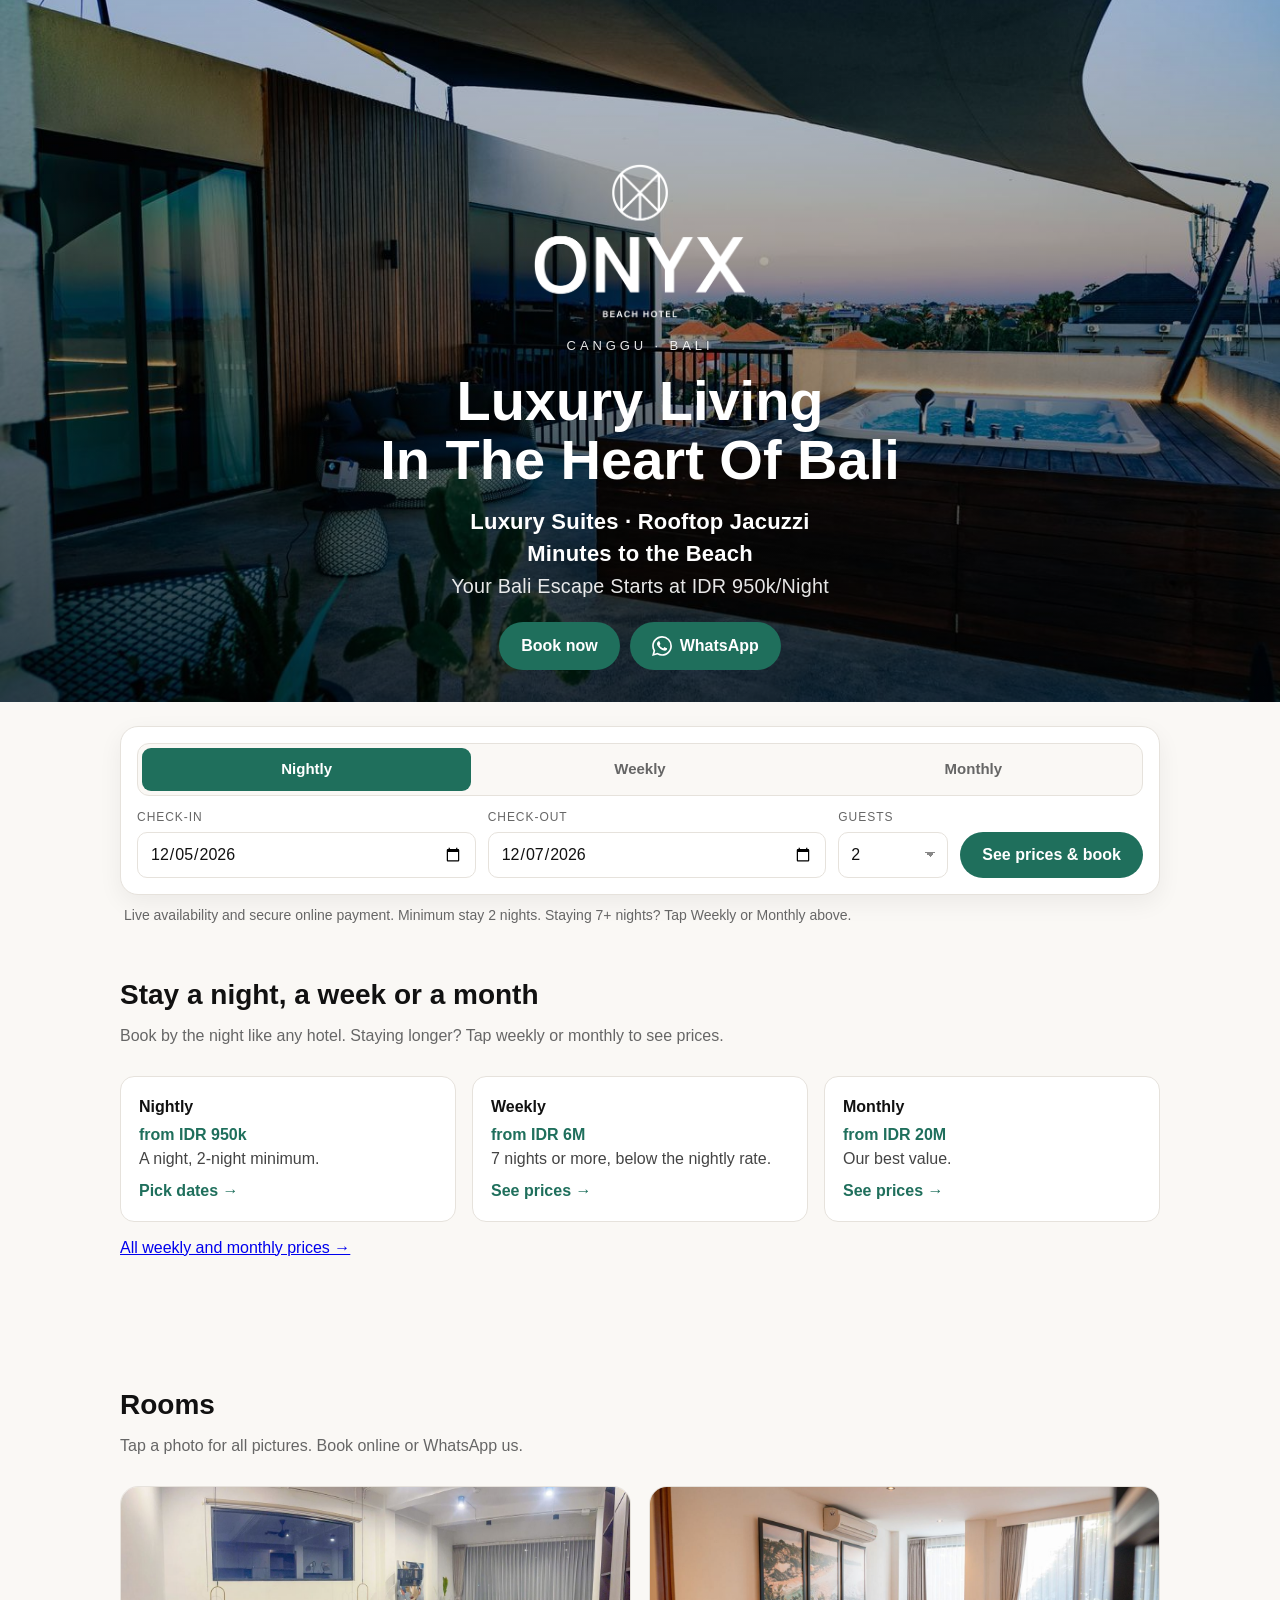
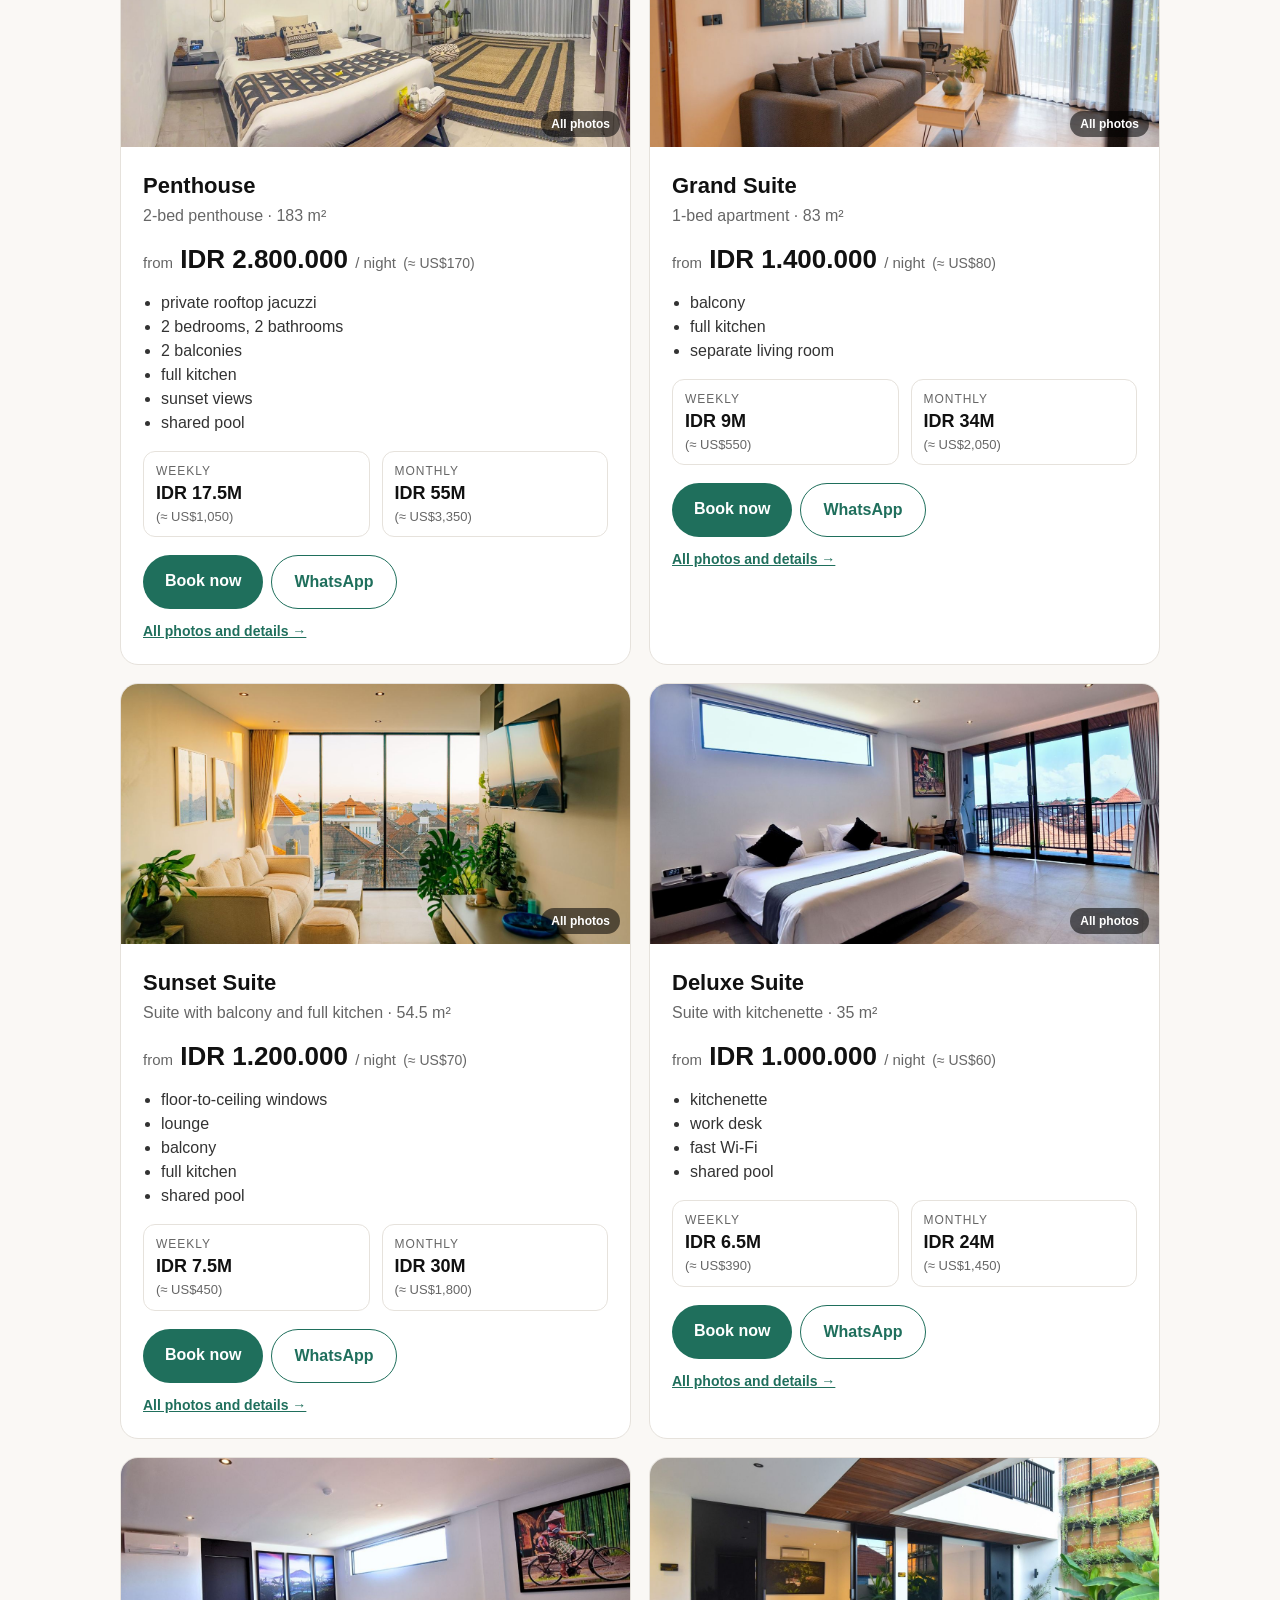
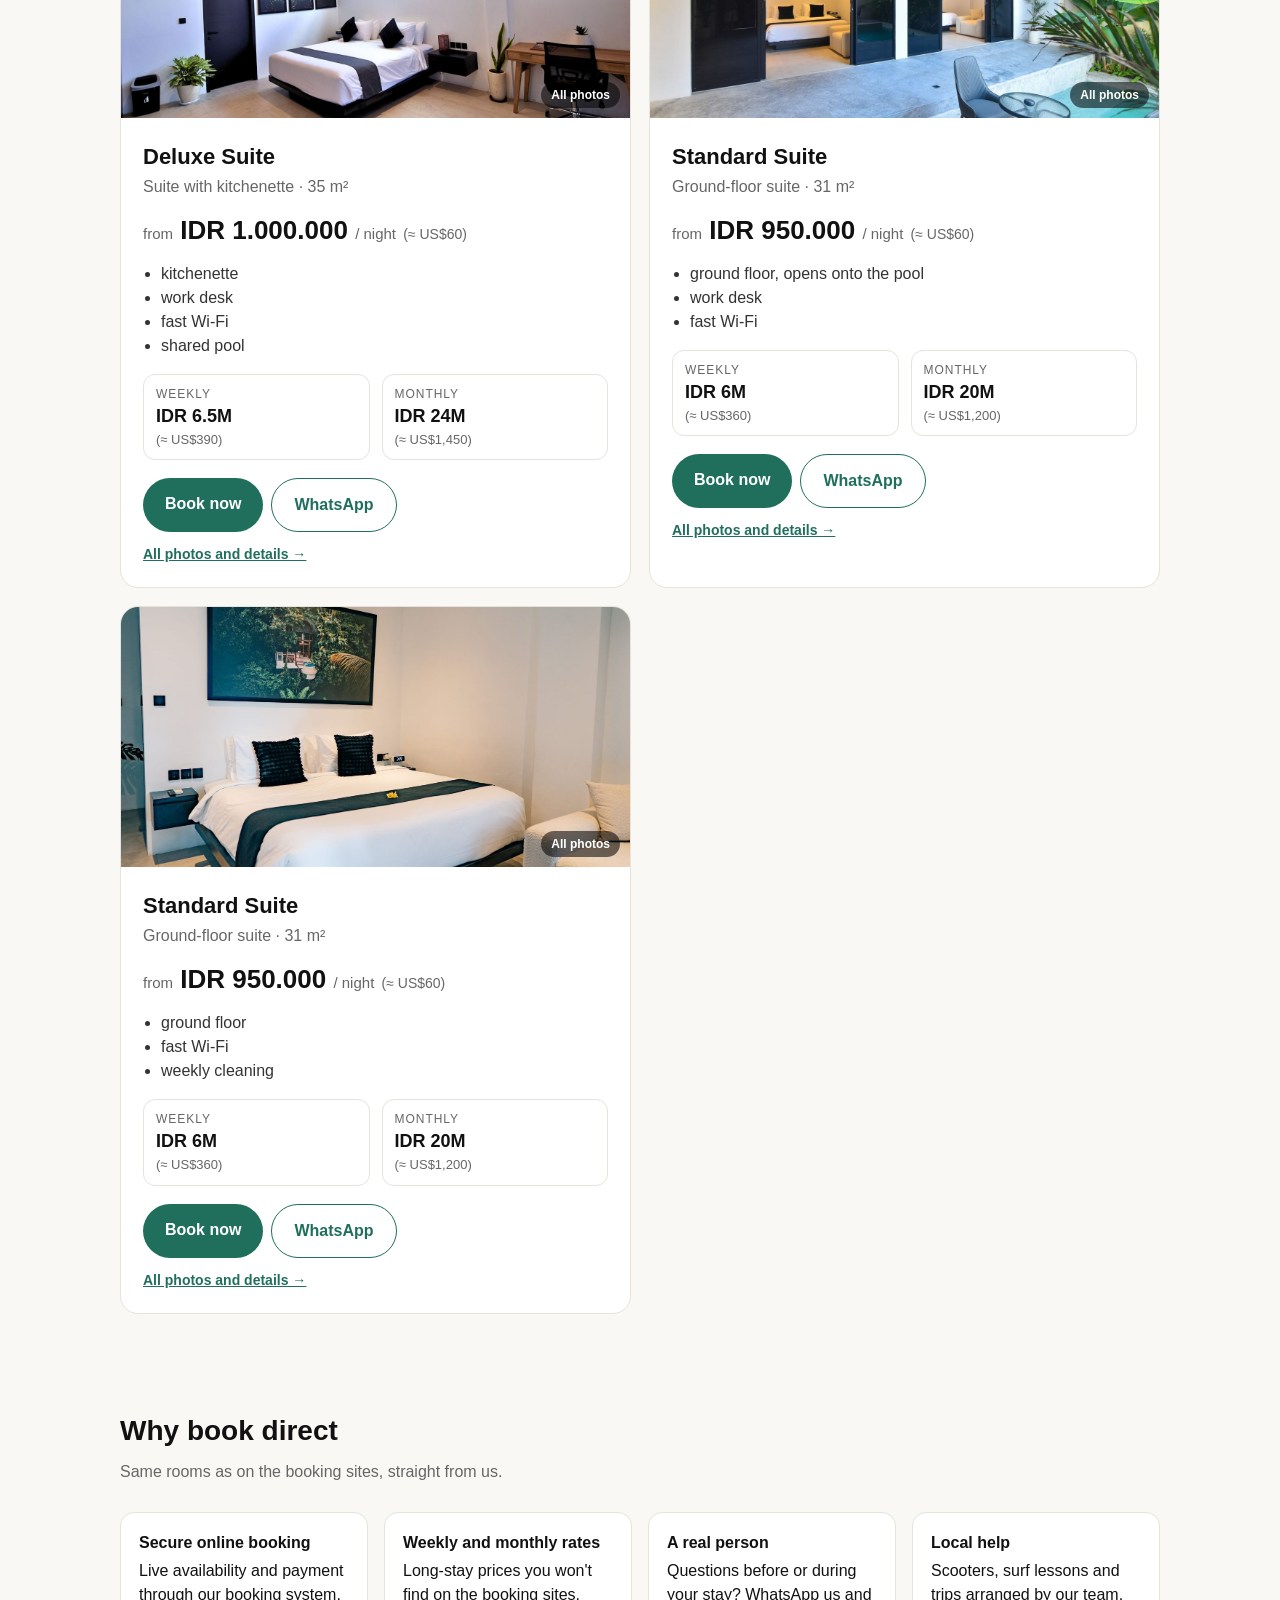
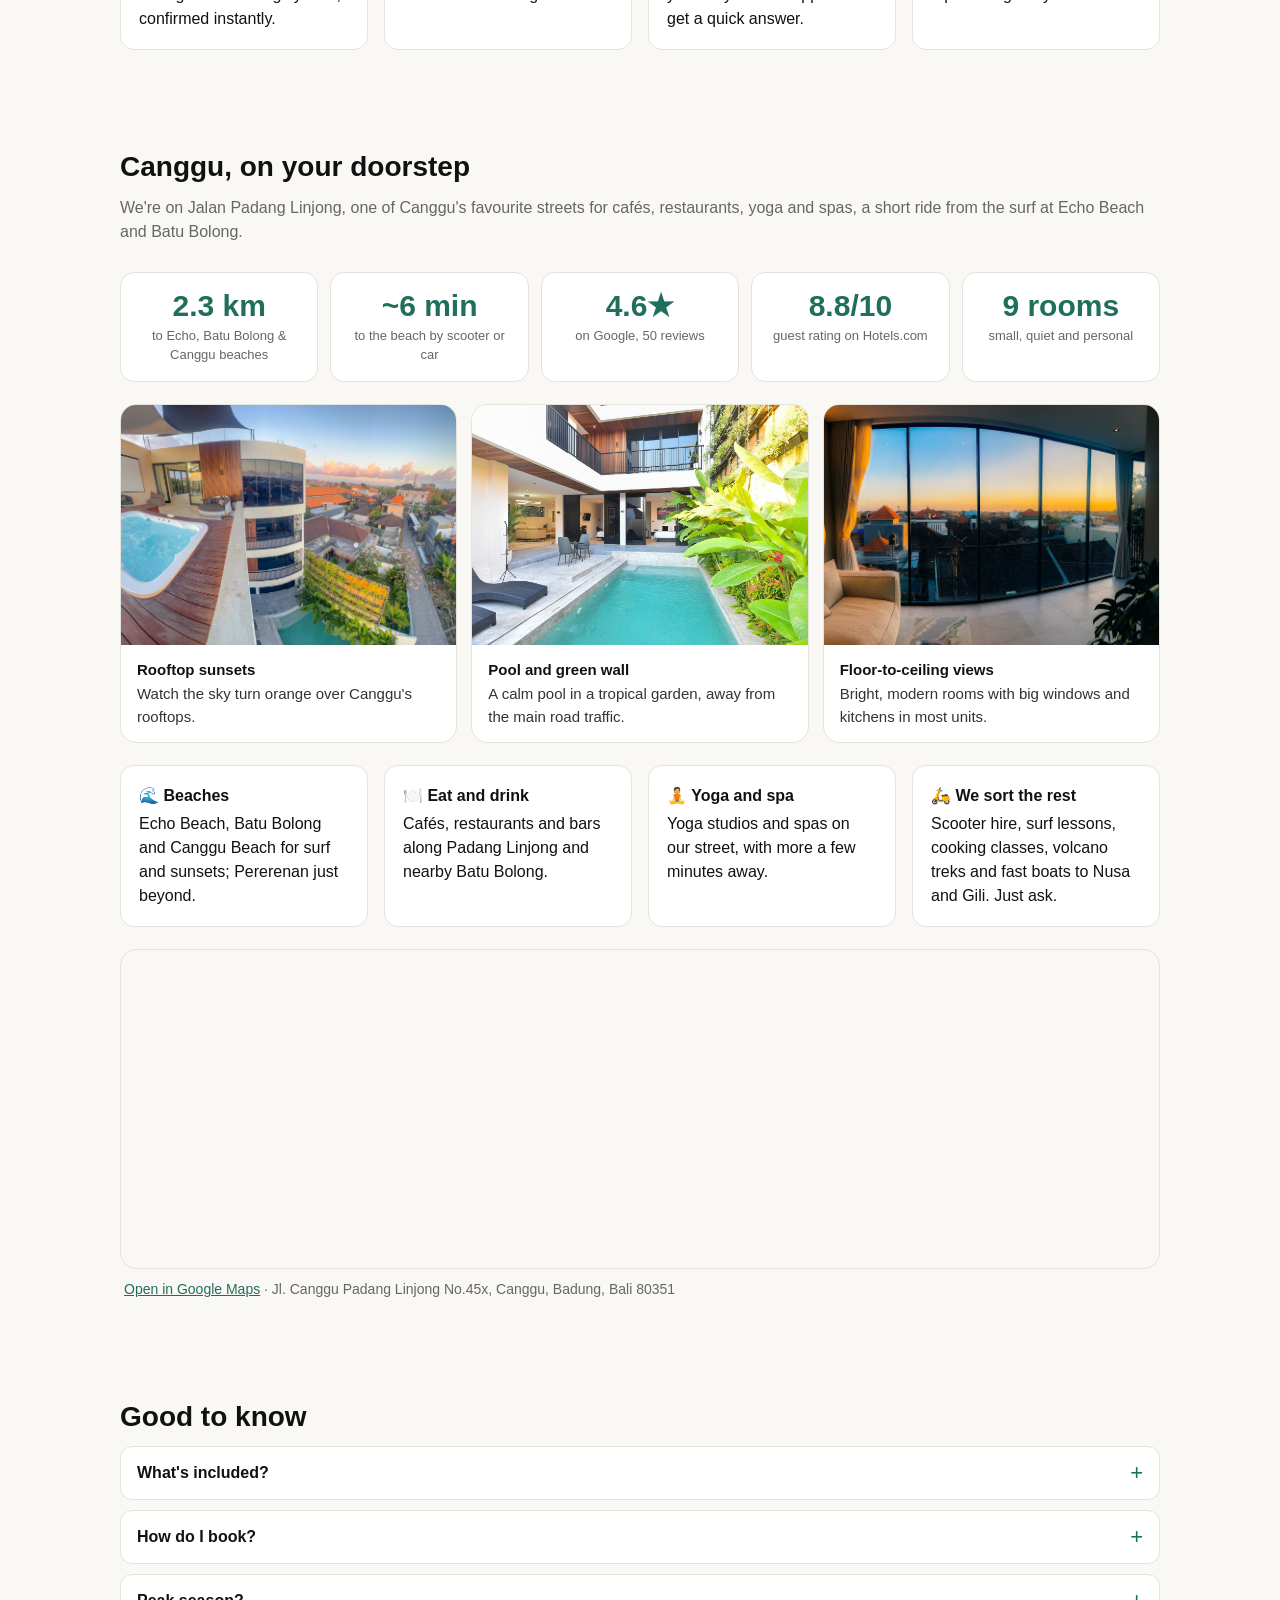
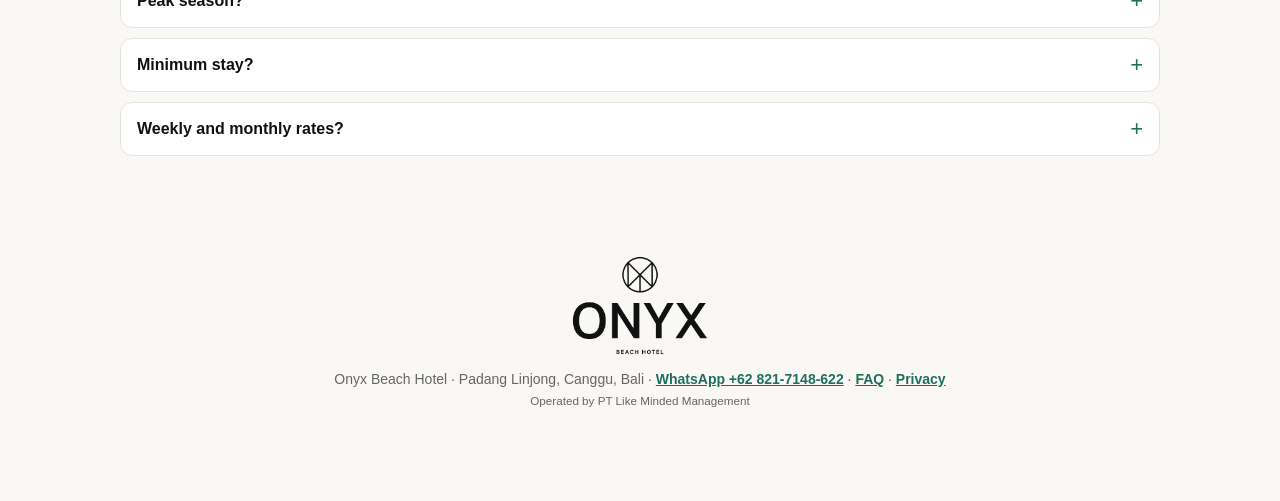
<file: index.html>
<!doctype html>
<html lang="en">
<head>
<meta charset="utf-8">
<meta name="viewport" content="width=device-width, initial-scale=1">
<title>Onyx Beach Hotel Canggu | Luxury Hotel · Nightly, Weekly &amp; Monthly Stays</title>
<meta name="description" content="Luxury hotel in Canggu, Bali. Suites and a rooftop penthouse around a pool, a few minutes from Echo Beach. From IDR 950k a night; weekly and monthly rates available. Book direct on WhatsApp.">
<meta property="og:title" content="Onyx Beach Hotel, Canggu: luxury suites and a rooftop penthouse">
<meta property="og:description" content="From IDR 950k a night. Weekly and monthly rates available. Book direct on WhatsApp.">
<meta property="og:image" content="https://onyxbeachhotel.com/img/hero.jpg">
<meta property="og:url" content="https://onyxbeachhotel.com/">
<link rel="canonical" href="https://onyxbeachhotel.com/">
<link rel="icon" type="image/png" href="img/favicon-64.png">
<link rel="apple-touch-icon" href="img/apple-touch-icon.png">
<meta name="theme-color" content="#000000">
<script async src="https://www.googletagmanager.com/gtag/js?id=G-45E932V824"></script>
<script>window.dataLayer=window.dataLayer||[];function gtag(){dataLayer.push(arguments)}gtag('js',new Date());gtag('config','G-45E932V824');
document.addEventListener('click',function(e){var a=e.target.closest&&e.target.closest('a');if(!a)return;var h=a.href||'';
var ev=/cloudbeds\.com\/.*reservation/.test(h)?'book_now':/wa\.me\//.test(h)?'whatsapp_click':/workers\.dev\/book/.test(h)?'book_page':null;
if(ev)gtag('event',ev,{link_url:h,page:location.pathname});});</script>
<script type="application/ld+json">{"@context": "https://schema.org", "@type": "Hotel", "name": "Onyx Beach Hotel", "description": "Luxury hotel in Padang Linjong, Canggu, Bali. Nightly stays, plus weekly and monthly rates.", "address": {"@type": "PostalAddress", "streetAddress": "Jl. Canggu Padang Linjong No.45x", "addressLocality": "Canggu", "addressRegion": "Bali", "postalCode": "80351", "addressCountry": "ID"}, "url": "https://onyxbeachhotel.com", "telephone": "+6281215627299", "image": "https://onyxbeachhotel.com/img/hero.jpg", "numberOfRooms": 7, "checkinTime": "15:00", "checkoutTime": "11:00", "petsAllowed": false, "contactPoint": {"@type": "ContactPoint", "telephone": "+628217148622", "contactType": "reservations", "availableLanguage": ["English", "Indonesian"]}, "amenityFeature": [{"@type": "LocationFeatureSpecification", "name": "Swimming pool", "value": true}, {"@type": "LocationFeatureSpecification", "name": "Free Wi-Fi", "value": true}, {"@type": "LocationFeatureSpecification", "name": "Kitchen", "value": true}, {"@type": "LocationFeatureSpecification", "name": "Air conditioning", "value": true}, {"@type": "LocationFeatureSpecification", "name": "Hot water", "value": true}, {"@type": "LocationFeatureSpecification", "name": "Housekeeping", "value": true}, {"@type": "LocationFeatureSpecification", "name": "24-hour security", "value": true}, {"@type": "LocationFeatureSpecification", "name": "Luggage storage", "value": true}, {"@type": "LocationFeatureSpecification", "name": "Airport transfer", "value": true}], "priceRange": "From IDR 950.000 per night"}</script>
<style>
:root{--ink:#111;--muted:#666;--line:#e6e2dc;--bg:#faf8f5;--card:#fff;--accent:#1f6f5c;--accent-ink:#fff}
*{box-sizing:border-box}body{margin:0;font-family:-apple-system,BlinkMacSystemFont,"Segoe UI",Roboto,sans-serif;color:var(--ink);background:var(--bg);line-height:1.5}
img{display:block;width:100%;height:100%;object-fit:cover}
.hero{position:relative;height:78vh;min-height:460px;color:#fff}
.hero img{position:absolute;inset:0}.hero::after{content:"";position:absolute;inset:0;background:linear-gradient(180deg,rgba(0,0,0,.15),rgba(0,0,0,.6))}
.hero .in{position:absolute;z-index:1;left:0;right:0;bottom:0;padding:32px 20px;max-width:1080px;margin:0 auto}
.hero .in img.logo{position:static;width:min(220px,46vw);height:auto;display:block;margin:0 auto 14px;object-fit:contain}
.hero .in{text-align:center}.hero p.tag{font-size:clamp(18px,2.4vw,22px);font-weight:600;letter-spacing:.01em;line-height:1.45}.hero p.tag .from{font-weight:400;opacity:.9;font-size:.9em}.hero p{margin-left:auto!important;margin-right:auto!important}.hbtns{justify-content:center}
.brand{letter-spacing:.3em;font-size:13px;text-transform:uppercase;opacity:.9}
h1{font-size:clamp(32px,6vw,56px);line-height:1.05;margin:.3em 0}
.hero p{font-size:18px;max-width:560px;margin:0 0 20px}
.btn{display:inline-block;background:var(--accent);color:var(--accent-ink);text-decoration:none;padding:14px 22px;border-radius:999px;font-weight:600}
.search{padding-top:24px;padding-bottom:0}
.bk{display:grid;grid-template-columns:1fr 1fr 110px auto;gap:12px;align-items:end;background:var(--card);border:1px solid var(--line);border-radius:18px;padding:16px;box-shadow:0 8px 24px rgba(0,0,0,.06)}
.bk label{display:flex;flex-direction:column;font-size:12px;text-transform:uppercase;letter-spacing:.08em;color:var(--muted);gap:6px}
.bk input,.bk select{font:inherit;font-size:16px;color:var(--ink);padding:10px 12px;border:1px solid var(--line);border-radius:10px;background:#fff;min-height:46px;width:100%}
.bk .btn{border:0;font-size:16px;cursor:pointer;min-height:46px}
.bk .stay{grid-column:1/-1;display:grid;grid-template-columns:repeat(3,1fr);gap:4px;background:var(--bg,#f4f1ec);border:1px solid var(--line);border-radius:12px;padding:4px}
.bk .stay button{font:inherit;font-size:15px;font-weight:600;border:0;border-radius:9px;padding:10px 4px;background:transparent;color:var(--muted);cursor:pointer;min-height:42px}
.bk .stay button[aria-selected=true]{background:var(--accent,#2f6f57);color:#fff}
.bk label[hidden]{display:none}
.float{transition:opacity .2s}
[data-pick]{cursor:pointer;transition:border-color .15s,transform .15s}
[data-pick]:hover,[data-pick]:focus-visible{border-color:var(--accent,#2f6f57);transform:translateY(-1px)}
[data-pick] .go{display:block;margin-top:8px;font-weight:600;color:var(--accent,#2f6f57)}
.note{color:var(--muted);font-size:14px;margin:10px 4px 0}.note a{color:var(--accent)}
.bk input,.bk select{min-width:0;max-width:100%;height:46px;-webkit-appearance:none;appearance:none}.bk select{background-image:linear-gradient(45deg,transparent 50%,#888 50%),linear-gradient(135deg,#888 50%,transparent 50%);background-position:calc(100% - 17px) 50%,calc(100% - 12px) 50%;background-size:5px 5px;background-repeat:no-repeat;padding-right:28px}
.bk input::-webkit-date-and-time-value{text-align:left}.bk label{min-width:0}
.gallery{position:relative;text-decoration:none}.gallery .ph{position:absolute;right:10px;bottom:10px;background:rgba(0,0,0,.55);color:#fff;font-size:12px;font-weight:600;padding:4px 10px;border-radius:999px;pointer-events:none}
@media (max-width:760px){.bk{grid-template-columns:repeat(6,minmax(0,1fr));align-items:end}.bk .stay{grid-column:1/-1}.bk label{grid-column:span 3}.bk label.g{grid-column:span 2}.bk .btn{grid-column:span 4}}
.stats{display:grid;grid-template-columns:repeat(5,1fr);gap:12px;margin:0 0 22px}
.stats div{background:var(--card);border:1px solid var(--line);border-radius:14px;padding:16px;text-align:center}
.stats b{display:block;font-size:clamp(22px,4vw,30px);color:var(--accent);line-height:1.1}.stats span{display:block;font-size:13px;color:var(--muted);margin-top:4px}
.tiles{display:grid;grid-template-columns:repeat(3,1fr);gap:14px;margin:0 0 22px}
.tiles figure{margin:0;background:var(--card);border:1px solid var(--line);border-radius:16px;overflow:hidden}
.tiles img{height:240px}.tiles figcaption{padding:14px 16px;color:#333;font-size:15px}.tiles b{display:block;color:var(--ink);margin-bottom:2px}
.map{margin-top:22px;border-radius:16px;overflow:hidden;border:1px solid var(--line);height:320px}.map iframe{border:0;width:100%;height:100%}
.place .why{margin-top:0}
@media (max-width:760px){.stats{grid-template-columns:repeat(2,1fr)}.stats div:last-child{grid-column:1/-1}.tiles{grid-template-columns:1fr}.tiles img{height:220px}.map{height:260px}}
.btn.alt{background:#fff;color:var(--accent);border:1px solid var(--accent)}
.btn.ghost{background:rgba(255,255,255,.15);border:1px solid rgba(255,255,255,.6);margin-left:8px}
.hbtns{display:flex;gap:10px;flex-wrap:wrap;align-items:stretch}.hbtns .btn{margin:0;display:inline-flex;align-items:center;justify-content:center;gap:8px;line-height:1.2}
.btn.wa{background:var(--accent);color:#fff}.btn.wa svg{width:20px;height:20px}
.wafab{position:fixed;right:16px;bottom:calc(78px + env(safe-area-inset-bottom));z-index:9;width:56px;height:56px;border-radius:50%;background:var(--accent);color:#fff;display:flex;align-items:center;justify-content:center;box-shadow:0 6px 20px rgba(0,0,0,.25);transition:opacity .2s}.wafab svg{width:30px;height:30px}@media (max-width:640px){.wafab{width:52px;height:52px;bottom:calc(72px + env(safe-area-inset-bottom))}}
section{max-width:1080px;margin:0 auto;padding:48px 20px}
h2{font-size:28px;margin:0 0 8px}.lead{color:var(--muted);margin:0 0 28px}
.why{display:grid;grid-template-columns:repeat(auto-fit,minmax(220px,1fr));gap:16px}
.why div{background:var(--card);border:1px solid var(--line);border-radius:14px;padding:18px}
.why b{display:block;margin-bottom:4px}
.units{display:grid;gap:22px}
.unit{background:var(--card);border:1px solid var(--line);border-radius:18px;overflow:hidden;display:grid;grid-template-columns:1fr;grid-template-rows:auto 1fr}
@media (min-width:761px){.units{grid-template-columns:1fr 1fr;gap:18px}.unit .gallery{height:260px;min-height:0}}
.gallery{display:block;overflow:hidden;min-height:300px}.gallery img{width:100%;height:100%;object-fit:cover;display:block}
.gallery img{scroll-snap-align:start}
.unit .body{padding:22px}.unit h3{margin:0;font-size:22px}.meta{color:var(--muted);margin:2px 0 12px}
.more{margin:12px 0 0;font-size:14px}.more a{color:var(--accent);font-weight:600}
.feats{padding-left:18px;margin:0 0 16px;color:#333}
.night{margin:0 0 12px;font-size:clamp(22px,5.5vw,26px);font-weight:700}.night .from,.night .per{font-size:15px;font-weight:400;color:var(--muted)}.night .sub{display:inline;font-size:14px;font-weight:400}
.prices{display:grid;grid-template-columns:1fr 1fr;gap:12px;margin-bottom:18px}
.prices div{border:1px solid var(--line);border-radius:12px;padding:10px 12px}
.lbl{display:block;font-size:12px;text-transform:uppercase;letter-spacing:.08em;color:var(--muted)}
.amt{display:block;font-weight:700;font-size:clamp(15px,4.2vw,18px);white-space:nowrap}.sub{display:block;font-size:13px;color:var(--muted)}
.strip{display:grid;grid-template-columns:1fr 1fr;gap:12px}.strip img{border-radius:14px;height:260px}
details{background:var(--card);border:1px solid var(--line);border-radius:12px;padding:14px 16px;margin-bottom:10px}
summary{font-weight:600;cursor:pointer;list-style:none;display:flex;justify-content:space-between;align-items:center;gap:12px}summary::-webkit-details-marker{display:none}
summary::after{content:"+";font-size:22px;font-weight:400;color:var(--accent);line-height:1}details[open] summary::after{content:"−"}
footer a{color:var(--accent);font-weight:600}
footer{text-align:center;color:var(--muted);padding:40px 20px 90px;font-size:14px}
.float{position:fixed;right:16px;bottom:calc(16px + env(safe-area-inset-bottom));z-index:9;box-shadow:0 6px 20px rgba(0,0,0,.25)}@media (max-width:640px){.float{padding:10px 16px;font-size:15px}.float .fl-x{display:none}}
@media (max-width:760px){.unit{grid-template-columns:1fr}.gallery{min-height:240px}.btn.ghost{display:none}.strip img{height:180px}}
.acts{display:flex;gap:8px;flex-wrap:wrap}.acts .btn{margin:0;text-align:center}
#rates .why .p{display:block;font-weight:700;color:var(--accent)}#rates .why .d{display:block;color:#444}
.mb{display:none}
@media (max-width:760px){
section{padding:30px 16px}h2{font-size:23px;margin-bottom:4px}.lead{font-size:15px;margin:0 0 14px}
.dt{display:none}.mb{display:inline}
.hero{height:64svh;min-height:470px}.hero .in{padding:22px 16px}.hero p{font-size:16px;margin-bottom:14px}.hero .in img.logo{width:min(150px,38vw);margin-bottom:8px}h1{font-size:34px}
.search{padding-top:16px}.bk{padding:12px;gap:10px}
#rates .why{grid-template-columns:repeat(3,1fr);gap:8px}#rates .why div{padding:12px 10px;font-size:13.5px;text-align:center}#rates .why .d{display:none}#rates .why .go{margin-top:4px;font-size:13px}
.units{grid-auto-flow:column;grid-auto-columns:86%;overflow-x:auto;scroll-snap-type:x mandatory;gap:12px;margin:0 -16px;padding:0 16px 8px;-webkit-overflow-scrolling:touch;scrollbar-width:none}
.units::-webkit-scrollbar{display:none}.unit{scroll-snap-align:center;align-self:start}
.unit .gallery{min-height:0;height:210px;overflow:hidden}.unit .gallery img:not(:first-child){display:none}
.unit .body{padding:14px 16px 16px}.unit h3{font-size:20px}.meta{margin:0 0 8px;font-size:14px}
.night{font-size:20px;margin:0 0 10px}.night .sub{font-size:13px}
.feats{display:flex;flex-wrap:wrap;gap:5px;padding:0;margin:0 0 10px;list-style:none}.feats li{font-size:12px;line-height:1.3;background:var(--bg);border:1px solid var(--line);border-radius:999px;padding:3px 9px;color:#444}.feats li:nth-child(n+4){display:none}
.unit .more{display:none}#units{padding-bottom:14px}#units+section{padding-top:22px}
.prices{gap:8px;margin-bottom:12px}.prices div{padding:8px 10px}
.acts{flex-wrap:nowrap}.acts .btn{flex:1;padding:12px 8px}
.more{margin-top:10px}
.why{grid-template-columns:1fr 1fr;gap:8px}.why div{padding:12px;font-size:14px}
.stats{display:flex;overflow-x:auto;gap:8px;margin:0 -16px 14px;padding:0 16px 4px;scrollbar-width:none}.stats::-webkit-scrollbar{display:none}.stats div{flex:0 0 40%;padding:12px 8px}.stats div:last-child{grid-column:auto}
.tiles{display:grid;grid-auto-flow:column;grid-auto-columns:78%;grid-template-columns:none;overflow-x:auto;scroll-snap-type:x mandatory;gap:10px;margin:0 -16px 14px;padding:0 16px 4px;scrollbar-width:none}.tiles::-webkit-scrollbar{display:none}.tiles figure{scroll-snap-align:start}.tiles img{height:170px}.tiles figcaption{padding:10px 12px;font-size:14px}
.map{height:200px;margin-top:14px}
.tiles,.stats{scroll-padding:0 16px}.tiles figure:first-child,.stats div:first-child{margin-left:0}
.night .sub{display:block;margin-top:2px}
#rates .lead{display:none}
.place .lead{font-size:14.5px}
details{padding:12px 14px;margin-bottom:8px}details p{margin:8px 0 0}
footer{padding:28px 16px 90px}
}

</style>
</head>
<body>
<header class="hero">
  <img src="img/hero.jpg" alt="Penthouse jacuzzi terrace at Onyx Beach Hotel, Canggu">
  <div class="in">
    <img class="logo" src="img/onyx-logo-white.png" alt="Onyx Beach Hotel">
    <div class="brand">Canggu · Bali</div>
    <h1>Luxury Living<br>In The Heart Of Bali</h1>
    <p class="tag">Luxury Suites · Rooftop Jacuzzi<br>Minutes to the Beach<br><span class="from">Your Bali Escape Starts at IDR 950k/Night</span></p>
    <div class="hbtns"><a class="btn" href="https://us2.cloudbeds.com/en/reservation/o2FIu3?currency=idr">Book now</a><a class="btn wa" href="https://wa.me/628217148622?text=Hi%20Onyx%2C%20I%27d%20like%20to%20book%20a%20room.%20Check-in%3A%20%E2%80%A6%20Check-out%3A%20%E2%80%A6%20Guests%3A%20%E2%80%A6"><svg viewBox="0 0 24 24" width="22" height="22" aria-hidden="true" fill="currentColor"><path d="M17.472 14.382c-.297-.149-1.758-.867-2.03-.967-.273-.099-.471-.148-.67.15-.197.297-.767.966-.94 1.164-.173.199-.347.223-.644.075-.297-.15-1.255-.463-2.39-1.475-.883-.788-1.48-1.761-1.653-2.059-.173-.297-.018-.458.13-.606.134-.133.298-.347.446-.52.149-.174.198-.298.298-.497.099-.198.05-.371-.025-.52-.075-.149-.669-1.612-.916-2.207-.242-.579-.487-.5-.669-.51-.173-.008-.371-.01-.57-.01-.198 0-.52.074-.792.372-.272.297-1.04 1.016-1.04 2.479 0 1.462 1.065 2.875 1.213 3.074.149.198 2.096 3.2 5.077 4.487.709.306 1.262.489 1.694.625.712.227 1.36.195 1.871.118.571-.085 1.758-.719 2.006-1.413.248-.694.248-1.289.173-1.413-.074-.124-.272-.198-.57-.347m-5.421 7.403h-.004a9.87 9.87 0 01-5.031-1.378l-.361-.214-3.741.982.998-3.648-.235-.374a9.86 9.86 0 01-1.51-5.26c.001-5.45 4.436-9.884 9.888-9.884 2.64 0 5.122 1.03 6.988 2.898a9.825 9.825 0 012.893 6.994c-.003 5.45-4.437 9.884-9.885 9.884m8.413-18.297A11.815 11.815 0 0012.05 0C5.495 0 .16 5.335.157 11.892c0 2.096.547 4.142 1.588 5.945L.057 24l6.305-1.654a11.882 11.882 0 005.683 1.448h.005c6.554 0 11.89-5.335 11.893-11.893a11.821 11.821 0 00-3.48-8.413z"/></svg> WhatsApp</a></div>
  </div>
</header>

<section class="search" id="book">
  <form id="bk" class="bk">
    <div class="stay" role="tablist" aria-label="Length of stay">
      <button type="button" role="tab" data-m="night" aria-selected="true">Nightly</button>
      <button type="button" role="tab" data-m="week" aria-selected="false">Weekly</button>
      <button type="button" role="tab" data-m="month" aria-selected="false">Monthly</button>
    </div>
    <label>Check-in<input type="date" name="in" required></label>
    <label class="m-night">Check-out<input type="date" name="out" required></label>
    <label class="m-week" hidden>Weeks<select name="w"><option value="1">1 week</option><option value="2">2 weeks</option><option value="3">3 weeks</option></select></label>
    <label class="m-month" hidden>Months<select name="mo"><option value="1">1 month</option><option value="2">2 months</option><option value="3">3 months</option></select></label>
    <label class="g">Guests<select name="g"><option>1</option><option selected>2</option><option>3</option><option>4</option><option>5</option><option>6</option></select></label>
    <button class="btn" type="submit">See prices &amp; book</button>
  </form>
  <p class="note" id="bknote">Live availability and secure online payment. Minimum stay 2 nights. Staying 7+ nights? Tap Weekly or Monthly above.</p>
</section>
<script>
(function(){
  var f=document.getElementById('bk'), base="https://us2.cloudbeds.com/en/reservation/o2FIu3?currency=idr", mode='night';
  var direct='https://onyx-whatsapp.onyxbeachhotel.workers.dev/book';
  var notes={night:'Live availability and secure online payment. Minimum stay 2 nights. Staying 7+ nights? Tap Weekly or Monthly above.',
    week:'Weekly prices, about 10% below the nightly rate. Booked direct with us: no booking-site fees. We confirm on WhatsApp.',
    month:'Monthly prices from IDR 20M, our best value. Booked direct with us: no booking-site fees. Longer than 3 months? Tap Chat.'};
  function iso(d){return d.toISOString().slice(0,10)}
  function plus(v,n,unit){var d=new Date(v+'T12:00'); if(unit==='m') d.setMonth(d.getMonth()+n); else d.setDate(d.getDate()+n); return iso(d)}
  var t=new Date(Date.now()+8*3600e3); t.setUTCHours(12);
  f['in'].min=iso(t); f['in'].value=iso(t); f.out.min=plus(iso(t),2); f.out.value=plus(iso(t),2);
  f['in'].addEventListener('change',function(){
    var m=plus(f['in'].value,2); f.out.min=m; if(f.out.value<m) f.out.value=m;
  });
  function setMode(m){
    mode=m;
    [].forEach.call(f.querySelectorAll('.stay button'),function(b){b.setAttribute('aria-selected',b.getAttribute('data-m')===m?'true':'false')});
    f.querySelector('.m-night').hidden=m!=='night'; f.out.required=m==='night';
    f.querySelector('.m-week').hidden=m!=='week'; f.querySelector('.m-month').hidden=m!=='month';
    document.getElementById('bknote').textContent=notes[m];
  }
  [].forEach.call(f.querySelectorAll('.stay button'),function(b){b.addEventListener('click',function(){setMode(b.getAttribute('data-m'))})});
  function pick(e){
    var el=e.target.closest&&e.target.closest('[data-pick]'); if(!el||(e.type==='keydown'&&e.key!=='Enter'&&e.key!==' ')) return;
    e.preventDefault(); setMode(el.getAttribute('data-pick')); document.getElementById('book').scrollIntoView({behavior:'smooth',block:'start'});
  }
  document.addEventListener('click',pick); document.addEventListener('keydown',pick);
  if(location.hash==='#monthly') setMode('month'); else if(location.hash==='#weekly') setMode('week');
  f.addEventListener('submit',function(e){
    e.preventDefault();
    if(mode==='night'){
      var q='checkin='+f['in'].value+'&checkout='+f.out.value+'&adults='+f.g.value;
      location.href=base+(base.indexOf('?')<0?'?':'&')+q+'#'+q; return;
    }
    var out=mode==='week'?plus(f['in'].value,7*f.w.value):plus(f['in'].value,+f.mo.value,'m');
    location.href=direct+'?in='+f['in'].value+'&out='+out+'&adults='+Math.min(f.g.value,4)+'&stay='+mode+'&n='+(mode==='week'?f.w.value:f.mo.value);
  });
  // Keep the chat button off the booking box while it is on screen (phones).
  document.addEventListener('DOMContentLoaded',function(){
    var fl=document.querySelectorAll('.float,.wafab');
    if(fl.length&&'IntersectionObserver' in window) new IntersectionObserver(function(es){[].forEach.call(fl,function(x){x.style.opacity=es[0].isIntersecting?'0':'';x.style.pointerEvents=es[0].isIntersecting?'none':''})},{rootMargin:'-60% 0px 0px 0px'}).observe(f);
  });
})();
</script>

<section id="rates">
  <h2>Stay a night, a week or a month</h2>
  <p class="lead">Book by the night like any hotel. Staying longer? Tap weekly or monthly to see prices.</p>
  <div class="why">
    <div data-pick="night" role="button" tabindex="0"><b>Nightly</b><span class="p">from IDR 950k</span><span class="d">A night, 2-night minimum.</span><span class="go">Pick dates →</span></div>
    <div data-pick="week" role="button" tabindex="0"><b>Weekly</b><span class="p">from IDR 6M</span><span class="d">7 nights or more, below the nightly rate.</span><span class="go">See prices →</span></div>
    <div data-pick="month" role="button" tabindex="0"><b>Monthly</b><span class="p">from IDR 20M</span><span class="d">Our best value.</span><span class="go">See prices →</span></div>
  </div>
  <p class="lead" style="margin-top:14px"><a href="/long-stays/">All weekly and monthly prices →</a></p>
</section>

<section id="units">
  <h2>Rooms</h2>
  <p class="lead"><span class="dt">Tap a photo for all pictures. Book online or WhatsApp us.</span><span class="mb">Swipe for all 7 rooms →</span></p>
  <div class="units">
    <article class="unit" id="u401">
      <a class="gallery" href="/rooms/401/" aria-label="All photos of Penthouse"><img src="img/401.jpg" alt="Penthouse" loading="lazy"><span class="ph">All photos</span></a>
      <div class="body">
        <h3><a href="/rooms/401/" style="color:inherit;text-decoration:none">Penthouse</a></h3>
        <p class="meta">2-bed penthouse · 183&nbsp;m²</p>
        <p class="night"><span class="from">from</span> IDR 2.800.000 <span class="per">/ night</span> <span class="sub">(≈ US$170)</span></p>
        <ul class="feats"><li>private rooftop jacuzzi</li><li>2 bedrooms, 2 bathrooms</li><li>2 balconies</li><li>full kitchen</li><li>sunset views</li><li>shared pool</li></ul>
        <div class="prices">
          <div><span class="lbl">Weekly</span><span class="amt">IDR 17.5M</span><span class="sub">(≈ US$1,050)</span></div>
          <div><span class="lbl">Monthly</span><span class="amt">IDR 55M</span><span class="sub">(≈ US$3,350)</span></div>
        </div>
        <div class="acts"><a class="btn" href="https://us2.cloudbeds.com/en/reservation/o2FIu3?currency=idr">Book now</a><a class="btn alt" href="https://wa.me/628217148622?text=Hi%20Onyx%2C%20I%27d%20like%20to%20book%20Penthouse.%20Check-in%3A%20%E2%80%A6%20Check-out%3A%20%E2%80%A6%20Guests%3A%20%E2%80%A6">WhatsApp</a></div>
        <p class="more"><a href="/rooms/401/">All photos and details →</a></p>
      </div>
    </article>
    <article class="unit" id="u201">
      <a class="gallery" href="/rooms/201/" aria-label="All photos of Grand Suite"><img src="img/201-c.jpg" alt="Grand Suite" loading="lazy"><span class="ph">All photos</span></a>
      <div class="body">
        <h3><a href="/rooms/201/" style="color:inherit;text-decoration:none">Grand Suite</a></h3>
        <p class="meta">1-bed apartment · 83&nbsp;m²</p>
        <p class="night"><span class="from">from</span> IDR 1.400.000 <span class="per">/ night</span> <span class="sub">(≈ US$80)</span></p>
        <ul class="feats"><li>balcony</li><li>full kitchen</li><li>separate living room</li></ul>
        <div class="prices">
          <div><span class="lbl">Weekly</span><span class="amt">IDR 9M</span><span class="sub">(≈ US$550)</span></div>
          <div><span class="lbl">Monthly</span><span class="amt">IDR 34M</span><span class="sub">(≈ US$2,050)</span></div>
        </div>
        <div class="acts"><a class="btn" href="https://us2.cloudbeds.com/en/reservation/o2FIu3?currency=idr">Book now</a><a class="btn alt" href="https://wa.me/628217148622?text=Hi%20Onyx%2C%20I%27d%20like%20to%20book%20Grand%20Suite.%20Check-in%3A%20%E2%80%A6%20Check-out%3A%20%E2%80%A6%20Guests%3A%20%E2%80%A6">WhatsApp</a></div>
        <p class="more"><a href="/rooms/201/">All photos and details →</a></p>
      </div>
    </article>
    <article class="unit" id="u203">
      <a class="gallery" href="/rooms/203/" aria-label="All photos of Sunset Suite"><img src="img/203.jpg" alt="Sunset Suite" loading="lazy"><span class="ph">All photos</span></a>
      <div class="body">
        <h3><a href="/rooms/203/" style="color:inherit;text-decoration:none">Sunset Suite</a></h3>
        <p class="meta">Suite with balcony and full kitchen · 54.5&nbsp;m²</p>
        <p class="night"><span class="from">from</span> IDR 1.200.000 <span class="per">/ night</span> <span class="sub">(≈ US$70)</span></p>
        <ul class="feats"><li>floor-to-ceiling windows</li><li>lounge</li><li>balcony</li><li>full kitchen</li><li>shared pool</li></ul>
        <div class="prices">
          <div><span class="lbl">Weekly</span><span class="amt">IDR 7.5M</span><span class="sub">(≈ US$450)</span></div>
          <div><span class="lbl">Monthly</span><span class="amt">IDR 30M</span><span class="sub">(≈ US$1,800)</span></div>
        </div>
        <div class="acts"><a class="btn" href="https://us2.cloudbeds.com/en/reservation/o2FIu3?currency=idr">Book now</a><a class="btn alt" href="https://wa.me/628217148622?text=Hi%20Onyx%2C%20I%27d%20like%20to%20book%20Sunset%20Suite.%20Check-in%3A%20%E2%80%A6%20Check-out%3A%20%E2%80%A6%20Guests%3A%20%E2%80%A6">WhatsApp</a></div>
        <p class="more"><a href="/rooms/203/">All photos and details →</a></p>
      </div>
    </article>
    <article class="unit" id="u202">
      <a class="gallery" href="/rooms/202/" aria-label="All photos of Deluxe Suite"><img src="img/202-c.jpg" alt="Deluxe Suite" loading="lazy"><span class="ph">All photos</span></a>
      <div class="body">
        <h3><a href="/rooms/202/" style="color:inherit;text-decoration:none">Deluxe Suite</a></h3>
        <p class="meta">Suite with kitchenette · 35&nbsp;m²</p>
        <p class="night"><span class="from">from</span> IDR 1.000.000 <span class="per">/ night</span> <span class="sub">(≈ US$60)</span></p>
        <ul class="feats"><li>kitchenette</li><li>work desk</li><li>fast Wi-Fi</li><li>shared pool</li></ul>
        <div class="prices">
          <div><span class="lbl">Weekly</span><span class="amt">IDR 6.5M</span><span class="sub">(≈ US$390)</span></div>
          <div><span class="lbl">Monthly</span><span class="amt">IDR 24M</span><span class="sub">(≈ US$1,450)</span></div>
        </div>
        <div class="acts"><a class="btn" href="https://us2.cloudbeds.com/en/reservation/o2FIu3?currency=idr">Book now</a><a class="btn alt" href="https://wa.me/628217148622?text=Hi%20Onyx%2C%20I%27d%20like%20to%20book%20Deluxe%20Suite.%20Check-in%3A%20%E2%80%A6%20Check-out%3A%20%E2%80%A6%20Guests%3A%20%E2%80%A6">WhatsApp</a></div>
        <p class="more"><a href="/rooms/202/">All photos and details →</a></p>
      </div>
    </article>
    <article class="unit" id="u302">
      <a class="gallery" href="/rooms/302/" aria-label="All photos of Deluxe Suite"><img src="img/302-c.jpg" alt="Deluxe Suite" loading="lazy"><span class="ph">All photos</span></a>
      <div class="body">
        <h3><a href="/rooms/302/" style="color:inherit;text-decoration:none">Deluxe Suite</a></h3>
        <p class="meta">Suite with kitchenette · 35&nbsp;m²</p>
        <p class="night"><span class="from">from</span> IDR 1.000.000 <span class="per">/ night</span> <span class="sub">(≈ US$60)</span></p>
        <ul class="feats"><li>kitchenette</li><li>work desk</li><li>fast Wi-Fi</li><li>shared pool</li></ul>
        <div class="prices">
          <div><span class="lbl">Weekly</span><span class="amt">IDR 6.5M</span><span class="sub">(≈ US$390)</span></div>
          <div><span class="lbl">Monthly</span><span class="amt">IDR 24M</span><span class="sub">(≈ US$1,450)</span></div>
        </div>
        <div class="acts"><a class="btn" href="https://us2.cloudbeds.com/en/reservation/o2FIu3?currency=idr">Book now</a><a class="btn alt" href="https://wa.me/628217148622?text=Hi%20Onyx%2C%20I%27d%20like%20to%20book%20Deluxe%20Suite.%20Check-in%3A%20%E2%80%A6%20Check-out%3A%20%E2%80%A6%20Guests%3A%20%E2%80%A6">WhatsApp</a></div>
        <p class="more"><a href="/rooms/302/">All photos and details →</a></p>
      </div>
    </article>
    <article class="unit" id="u101">
      <a class="gallery" href="/rooms/101/" aria-label="All photos of Standard Suite"><img src="img/101-c.jpg" alt="Standard Suite" loading="lazy"><span class="ph">All photos</span></a>
      <div class="body">
        <h3><a href="/rooms/101/" style="color:inherit;text-decoration:none">Standard Suite</a></h3>
        <p class="meta">Ground-floor suite · 31&nbsp;m²</p>
        <p class="night"><span class="from">from</span> IDR 950.000 <span class="per">/ night</span> <span class="sub">(≈ US$60)</span></p>
        <ul class="feats"><li>ground floor, opens onto the pool</li><li>work desk</li><li>fast Wi-Fi</li></ul>
        <div class="prices">
          <div><span class="lbl">Weekly</span><span class="amt">IDR 6M</span><span class="sub">(≈ US$360)</span></div>
          <div><span class="lbl">Monthly</span><span class="amt">IDR 20M</span><span class="sub">(≈ US$1,200)</span></div>
        </div>
        <div class="acts"><a class="btn" href="https://us2.cloudbeds.com/en/reservation/o2FIu3?currency=idr">Book now</a><a class="btn alt" href="https://wa.me/628217148622?text=Hi%20Onyx%2C%20I%27d%20like%20to%20book%20Standard%20Suite.%20Check-in%3A%20%E2%80%A6%20Check-out%3A%20%E2%80%A6%20Guests%3A%20%E2%80%A6">WhatsApp</a></div>
        <p class="more"><a href="/rooms/101/">All photos and details →</a></p>
      </div>
    </article>
    <article class="unit" id="u102">
      <a class="gallery" href="/rooms/102/" aria-label="All photos of Standard Suite"><img src="img/102-c.jpg" alt="Standard Suite" loading="lazy"><span class="ph">All photos</span></a>
      <div class="body">
        <h3><a href="/rooms/102/" style="color:inherit;text-decoration:none">Standard Suite</a></h3>
        <p class="meta">Ground-floor suite · 31&nbsp;m²</p>
        <p class="night"><span class="from">from</span> IDR 950.000 <span class="per">/ night</span> <span class="sub">(≈ US$60)</span></p>
        <ul class="feats"><li>ground floor</li><li>fast Wi-Fi</li><li>weekly cleaning</li></ul>
        <div class="prices">
          <div><span class="lbl">Weekly</span><span class="amt">IDR 6M</span><span class="sub">(≈ US$360)</span></div>
          <div><span class="lbl">Monthly</span><span class="amt">IDR 20M</span><span class="sub">(≈ US$1,200)</span></div>
        </div>
        <div class="acts"><a class="btn" href="https://us2.cloudbeds.com/en/reservation/o2FIu3?currency=idr">Book now</a><a class="btn alt" href="https://wa.me/628217148622?text=Hi%20Onyx%2C%20I%27d%20like%20to%20book%20Standard%20Suite.%20Check-in%3A%20%E2%80%A6%20Check-out%3A%20%E2%80%A6%20Guests%3A%20%E2%80%A6">WhatsApp</a></div>
        <p class="more"><a href="/rooms/102/">All photos and details →</a></p>
      </div>
    </article>
  </div>
</section>

<section>
  <h2>Why book direct</h2>
  <p class="lead">Same rooms as on the booking sites, straight from us.</p>
  <div class="why">
    <div><b>Secure online booking</b>Live availability and payment through our booking system, confirmed instantly.</div>
    <div><b>Weekly and monthly rates</b>Long-stay prices you won't find on the booking sites.</div>
    <div><b>A real person</b>Questions before or during your stay? WhatsApp us and get a quick answer.</div>
    <div><b>Local help</b>Scooters, surf lessons and trips arranged by our team.</div>
  </div>
</section>

<section class="place">
  <h2>Canggu, on your doorstep</h2>
  <p class="lead">We're on Jalan Padang Linjong, one of Canggu's favourite streets for cafés, restaurants, yoga and spas, a short ride from the surf at Echo Beach and Batu Bolong.</p>
  <div class="stats">
    <div><b>2.3 km</b><span>to Echo, Batu Bolong &amp; Canggu beaches</span></div>
    <div><b>~6 min</b><span>to the beach by scooter or car</span></div>
    <div><b>4.6★</b><span>on Google, 50 reviews</span></div>
    <div><b>8.8/10</b><span>guest rating on Hotels.com</span></div>
    <div><b>9 rooms</b><span>small, quiet and personal</span></div>
  </div>
  <div class="tiles">
    <figure><img src="img/rooftop.jpg" alt="Rooftop jacuzzi deck at sunset, pool and garden below" loading="lazy"><figcaption><b>Rooftop sunsets</b>Watch the sky turn orange over Canggu's rooftops.</figcaption></figure>
    <figure><img src="img/pool.jpg" alt="Pool at Onyx Beach Hotel" loading="lazy"><figcaption><b>Pool and green wall</b>A calm pool in a tropical garden, away from the main road traffic.</figcaption></figure>
    <figure><img src="img/sunset.jpg" alt="Floor-to-ceiling windows at golden hour" loading="lazy"><figcaption><b>Floor-to-ceiling views</b>Bright, modern rooms with big windows and kitchens in most units.</figcaption></figure>
  </div>
  <div class="why">
    <div><b>🌊 Beaches</b>Echo Beach, Batu Bolong and Canggu Beach for surf and sunsets; Pererenan just beyond.</div>
    <div><b>🍽️ Eat and drink</b>Cafés, restaurants and bars along Padang Linjong and nearby Batu Bolong.</div>
    <div><b>🧘 Yoga and spa</b>Yoga studios and spas on our street, with more a few minutes away.</div>
    <div><b>🛵 We sort the rest</b>Scooter hire, surf lessons, cooking classes, volcano treks and fast boats to Nusa and Gili. Just ask.</div>
  </div>
  <div class="map"><iframe title="Map: Onyx Beach Hotel, Canggu" loading="lazy" referrerpolicy="no-referrer-when-downgrade" src="https://www.google.com/maps?q=Onyx+Beach+Hotel,+Jl.+Canggu+Padang+Linjong+No.45x,+Canggu&amp;output=embed"></iframe></div>
  <p class="note"><a href="https://www.google.com/maps/search/?api=1&amp;query=Onyx+Beach+Hotel+Canggu">Open in Google Maps</a> · Jl. Canggu Padang Linjong No.45x, Canggu, Badung, Bali 80351</p>
</section>





<section>
  <h2>Good to know</h2>
  <details><summary>What's included?</summary><p>Wi-Fi, pool access and housekeeping. Ask us about electricity for monthly stays.</p></details>
  <details><summary>How do I book?</summary><p>Tap Book now to see live availability and book online, or message us on WhatsApp with your dates.</p></details>
  <details><summary>Peak season?</summary><p>In December, July and August nightly rates are higher and monthly stays are +20%.</p></details>
  <details><summary>Minimum stay?</summary><p>2 nights. Prices shown are "from" rates and can be higher on weekends, holidays and in peak season. Send your dates for an exact price.</p></details>
  <details><summary>Weekly and monthly rates?</summary><p>Stay 7 nights or more and we offer the weekly rate; 30 nights or more, the monthly rate. Both are shown on each room above.</p></details>
</section>

<footer><img src="img/onyx-logo-black.png" alt="Onyx Beach Hotel" style="width:140px;height:auto;margin:0 auto 12px;display:block;object-fit:contain" class="flogo">Onyx Beach Hotel · Padang Linjong, Canggu, Bali · <a href="https://wa.me/628217148622?text=Hi%20Onyx">WhatsApp +62 821-7148-622</a> · <a href="/faq/">FAQ</a> · <a href="/privacy/">Privacy</a><br><small>Operated by PT Like Minded Management</small></footer>
<div id="cbcode" hidden style="position:fixed;left:12px;right:12px;top:12px;z-index:50;background:#000;color:#fff;border-radius:14px;padding:16px;font-size:15px;box-shadow:0 10px 30px rgba(0,0,0,.4)"><b>Cloudbeds approved.</b> Copy this code and send it to Claude (it expires in a few minutes):<div id="cbval" style="font:600 16px ui-monospace,monospace;background:#222;padding:10px;border-radius:8px;margin:10px 0;word-break:break-all;user-select:all;-webkit-user-select:all"></div><button id="cbcopy" style="font:700 15px inherit;padding:10px 16px;border-radius:999px;border:0;background:#fff;color:#000">Copy code</button></div>
<script>(function(){var c=new URLSearchParams(location.search).get('code');if(!c)return;var b=document.getElementById('cbcode');document.getElementById('cbval').textContent=c;b.hidden=false;document.getElementById('cbcopy').onclick=function(){try{navigator.clipboard.writeText(c);this.textContent='Copied'}catch(e){}};})();</script>
<a class="wafab" href="https://wa.me/628217148622?text=Hi%20Onyx" aria-label="WhatsApp us"><svg viewBox="0 0 24 24" width="22" height="22" aria-hidden="true" fill="currentColor"><path d="M17.472 14.382c-.297-.149-1.758-.867-2.03-.967-.273-.099-.471-.148-.67.15-.197.297-.767.966-.94 1.164-.173.199-.347.223-.644.075-.297-.15-1.255-.463-2.39-1.475-.883-.788-1.48-1.761-1.653-2.059-.173-.297-.018-.458.13-.606.134-.133.298-.347.446-.52.149-.174.198-.298.298-.497.099-.198.05-.371-.025-.52-.075-.149-.669-1.612-.916-2.207-.242-.579-.487-.5-.669-.51-.173-.008-.371-.01-.57-.01-.198 0-.52.074-.792.372-.272.297-1.04 1.016-1.04 2.479 0 1.462 1.065 2.875 1.213 3.074.149.198 2.096 3.2 5.077 4.487.709.306 1.262.489 1.694.625.712.227 1.36.195 1.871.118.571-.085 1.758-.719 2.006-1.413.248-.694.248-1.289.173-1.413-.074-.124-.272-.198-.57-.347m-5.421 7.403h-.004a9.87 9.87 0 01-5.031-1.378l-.361-.214-3.741.982.998-3.648-.235-.374a9.86 9.86 0 01-1.51-5.26c.001-5.45 4.436-9.884 9.888-9.884 2.64 0 5.122 1.03 6.988 2.898a9.825 9.825 0 012.893 6.994c-.003 5.45-4.437 9.884-9.885 9.884m8.413-18.297A11.815 11.815 0 0012.05 0C5.495 0 .16 5.335.157 11.892c0 2.096.547 4.142 1.588 5.945L.057 24l6.305-1.654a11.882 11.882 0 005.683 1.448h.005c6.554 0 11.89-5.335 11.893-11.893a11.821 11.821 0 00-3.48-8.413z"/></svg></a>
<a class="btn float" href="https://onyx-whatsapp.onyxbeachhotel.workers.dev/book?chat=1" aria-label="Chat with us: instant replies, 24/7">💬 Chat<span class="fl-x"> now · instant replies</span></a>
</body>
</html>
</file>
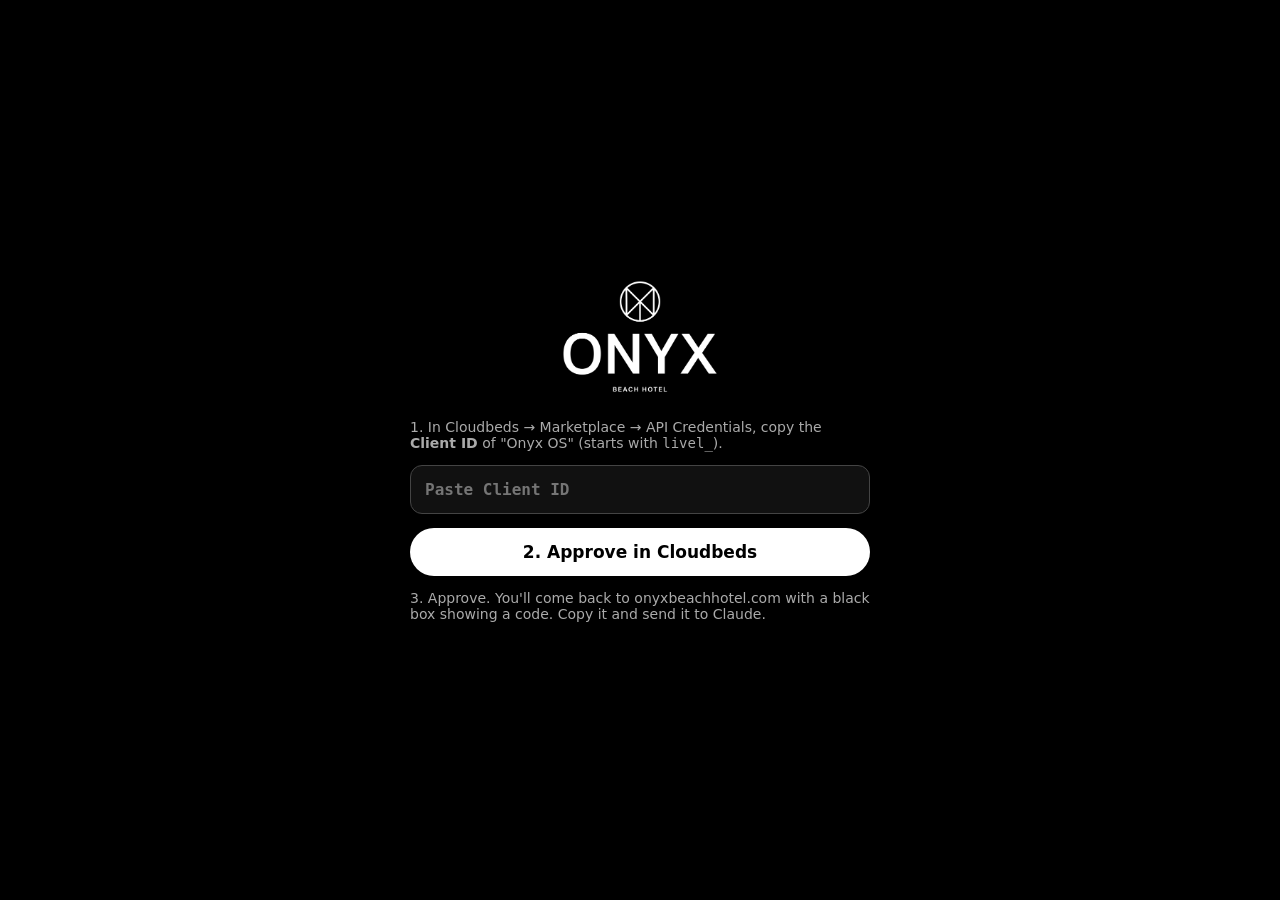
<file: cloudbeds/index.html>
<!doctype html>
<html lang="en"><head><meta charset="utf-8"><meta name="viewport" content="width=device-width,initial-scale=1">
<meta name="robots" content="noindex,nofollow"><title>Connect Cloudbeds</title>
<style>body{margin:0;font-family:-apple-system,system-ui,sans-serif;background:#000;color:#fff;display:grid;place-items:center;min-height:100vh;padding:24px;box-sizing:border-box}
main{width:min(460px,100%);display:grid;gap:14px}img{width:160px;margin:0 auto 10px;display:block}
input{font:600 16px ui-monospace,monospace;padding:14px;border-radius:12px;border:1px solid #444;background:#111;color:#fff;width:100%;box-sizing:border-box}
button{font:700 17px -apple-system,system-ui,sans-serif;padding:14px;border-radius:999px;border:0;background:#fff;color:#000}
p{color:#aaa;font-size:14px;margin:0}</style></head><body><main>
<img src="/img/onyx-logo-white.png" alt="Onyx Beach Hotel">
<p>1. In Cloudbeds → Marketplace → API Credentials, copy the <b>Client ID</b> of "Onyx OS" (starts with <code>livel_</code>).</p>
<input id="cid" placeholder="Paste Client ID" autocomplete="off" autocapitalize="off" spellcheck="false">
<button id="go">2. Approve in Cloudbeds</button>
<p>3. Approve. You'll come back to onyxbeachhotel.com with a black box showing a code. Copy it and send it to Claude.</p>
</main>
<script>document.getElementById('go').onclick=function(){var id=document.getElementById('cid').value.trim();if(!id){alert('Paste the Client ID first');return}
location.href='https://hotels.cloudbeds.com/api/v1.2/oauth?client_id='+encodeURIComponent(id)+'&redirect_uri='+encodeURIComponent('https://onyxbeachhotel.com')+'&response_type=code'};</script>
</body></html>
</file>
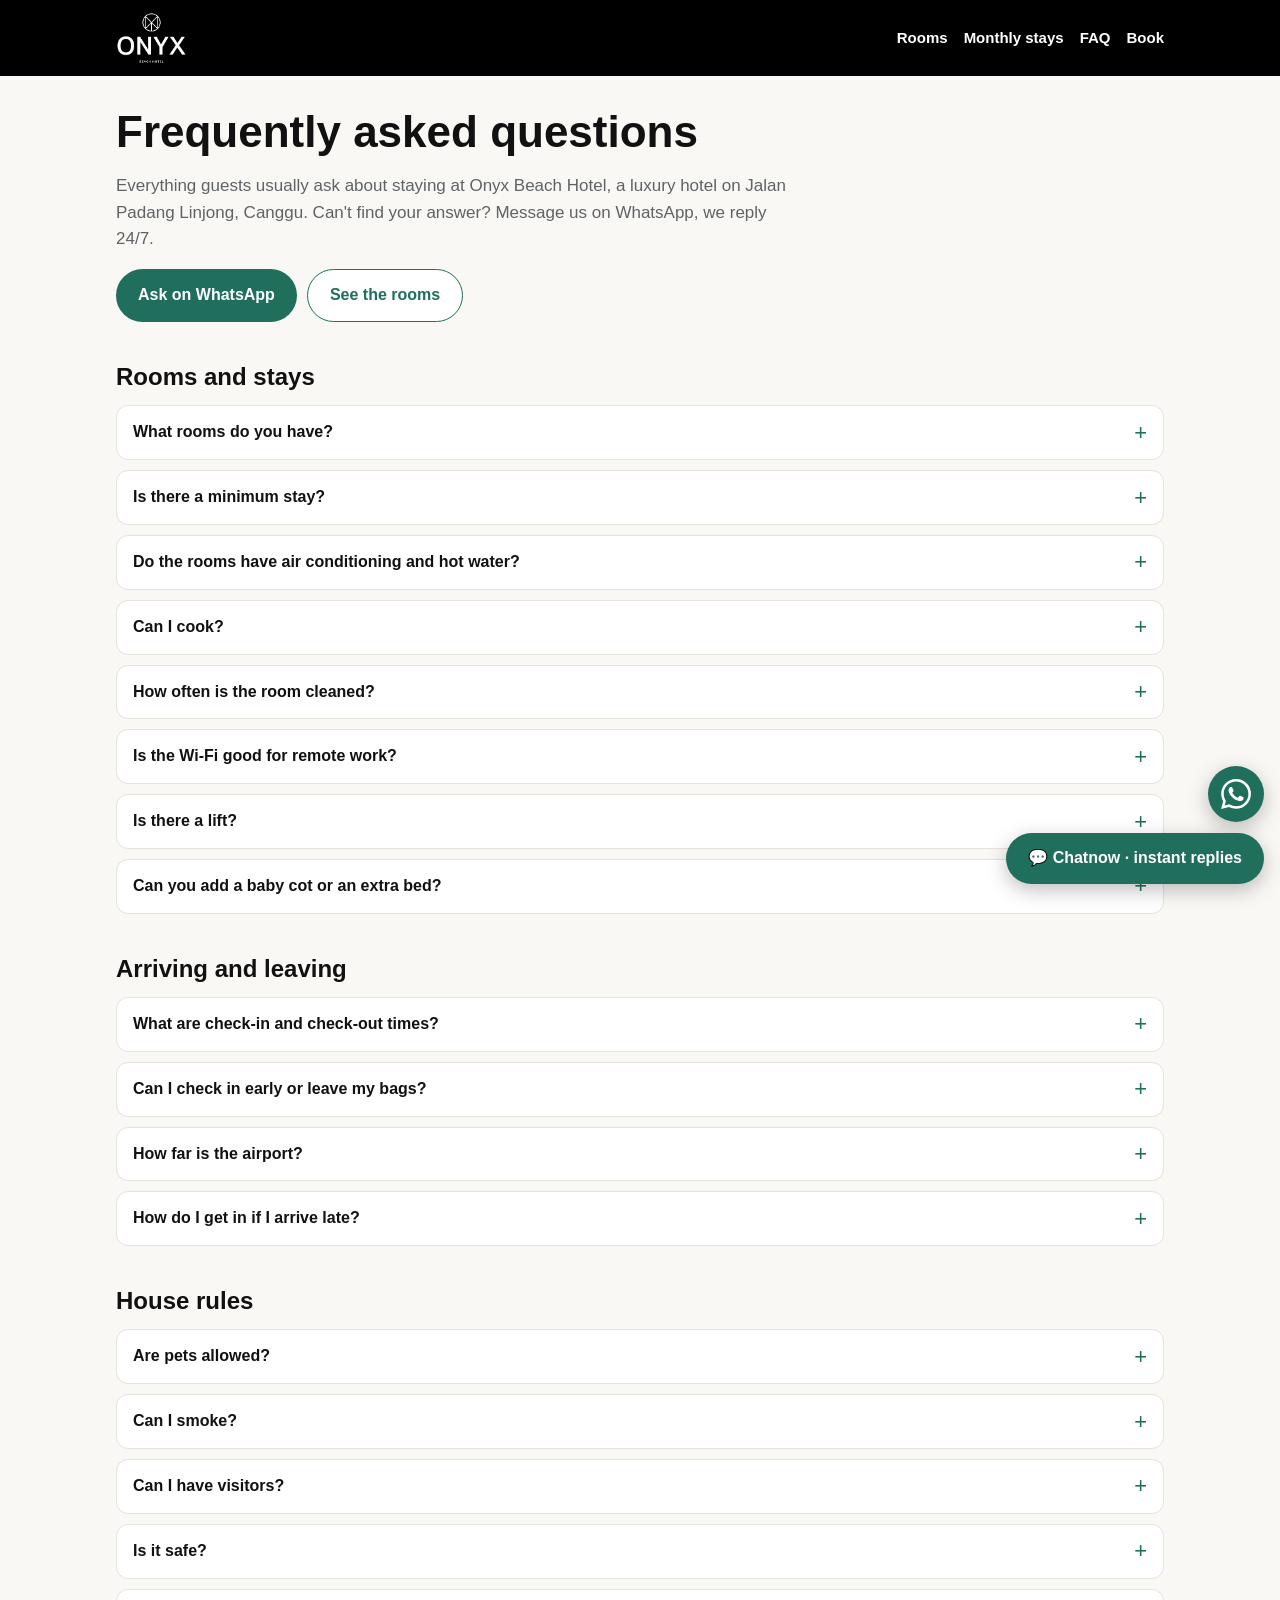
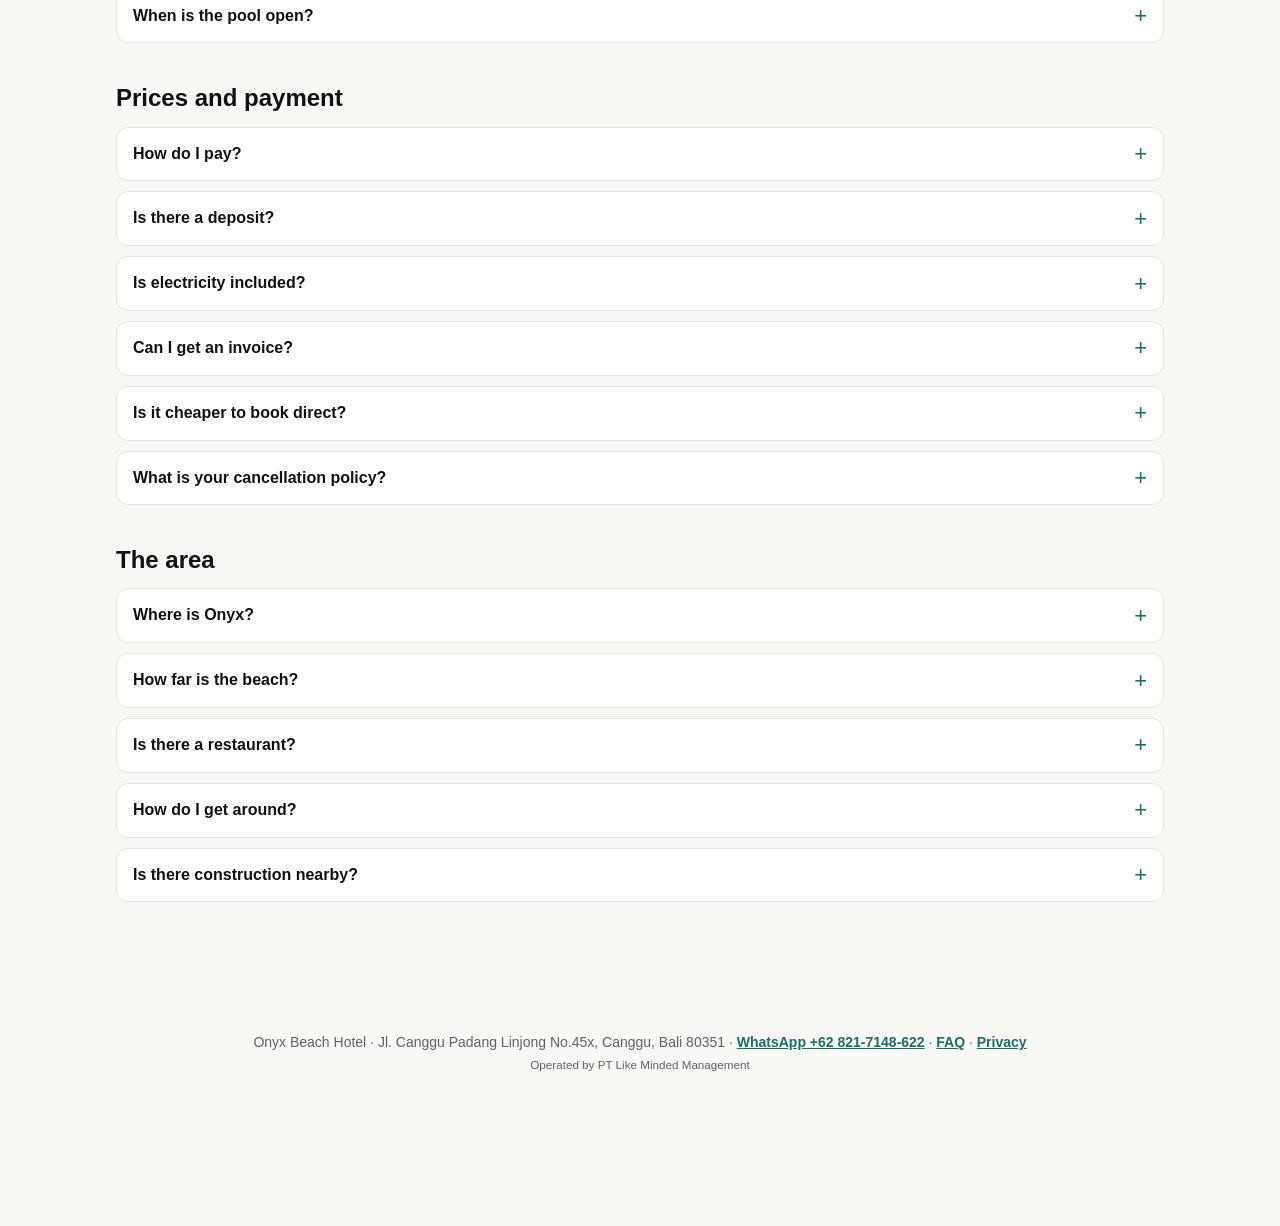
<file: faq/index.html>
<!doctype html>
<html lang="en"><head>
<meta charset="utf-8"><meta name="viewport" content="width=device-width, initial-scale=1">
<title>FAQ | Onyx Beach Hotel Canggu</title>
<meta name="description" content="Answers about Onyx Beach Hotel in Canggu, Bali: rooms, check-in, housekeeping, Wi-Fi, house rules, deposits, payment and the area.">
<meta property="og:title" content="FAQ | Onyx Beach Hotel Canggu"><meta property="og:description" content="Answers about Onyx Beach Hotel in Canggu, Bali: rooms, check-in, housekeeping, Wi-Fi, house rules, deposits, payment and the area.">
<meta property="og:image" content="https://onyxbeachhotel.com/img/hero.jpg"><meta property="og:url" content="https://onyxbeachhotel.com/faq/"><meta property="og:type" content="website">
<link rel="canonical" href="https://onyxbeachhotel.com/faq/">
<link rel="icon" type="image/png" href="/img/favicon-64.png"><link rel="apple-touch-icon" href="/img/apple-touch-icon.png">
<meta name="theme-color" content="#000000">
<script async src="https://www.googletagmanager.com/gtag/js?id=G-45E932V824"></script>
<script>window.dataLayer=window.dataLayer||[];function gtag(){dataLayer.push(arguments)}gtag('js',new Date());gtag('config','G-45E932V824');
document.addEventListener('click',function(e){var a=e.target.closest&&e.target.closest('a');if(!a)return;var h=a.href||'';
var ev=/cloudbeds\.com\/.*reservation/.test(h)?'book_now':/wa\.me\//.test(h)?'whatsapp_click':/workers\.dev\/book/.test(h)?'book_page':null;
if(ev)gtag('event',ev,{link_url:h,page:location.pathname});});</script>
<link rel="stylesheet" href="/css/site.css">
<script type="application/ld+json">[{"@context": "https://schema.org", "@type": "FAQPage", "mainEntity": [{"@type": "Question", "name": "What rooms do you have?", "acceptedAnswer": {"@type": "Answer", "text": "Seven suites around a pool: Standard Suites (31 m², ground floor), Deluxe Suites (35 m², kitchenette), the Sunset Suite (54.5 m², kitchen and balcony), the Grand Suite (83 m², separate living room, full kitchen, balcony) and the two-bedroom Penthouse with a private rooftop jacuzzi."}}, {"@type": "Question", "name": "Is there a minimum stay?", "acceptedAnswer": {"@type": "Answer", "text": "2 nights. Weekly and monthly stays have their own lower prices."}}, {"@type": "Question", "name": "Do the rooms have air conditioning and hot water?", "acceptedAnswer": {"@type": "Answer", "text": "Yes, every room has air conditioning and hot water."}}, {"@type": "Question", "name": "Can I cook?", "acceptedAnswer": {"@type": "Answer", "text": "Every unit has a stove. The Deluxe Suites have a kitchenette; the Sunset Suite, Grand Suite and Penthouse have a full kitchen. Standard Suites have a mini fridge."}}, {"@type": "Question", "name": "How often is the room cleaned?", "acceptedAnswer": {"@type": "Answer", "text": "Housekeeping comes every 2 days on every stay, nightly, weekly or monthly, and all linen is changed once a week."}}, {"@type": "Question", "name": "Is the Wi-Fi good for remote work?", "acceptedAnswer": {"@type": "Answer", "text": "Yes, the Wi-Fi is fast and reliable, and every suite has space to work."}}, {"@type": "Question", "name": "Is there a lift?", "acceptedAnswer": {"@type": "Answer", "text": "No, the building has stairs only. Tell us if you have heavy luggage or need a ground-floor room."}}, {"@type": "Question", "name": "Can you add a baby cot or an extra bed?", "acceptedAnswer": {"@type": "Answer", "text": "Yes, ask us and the team will arrange it."}}, {"@type": "Question", "name": "What are check-in and check-out times?", "acceptedAnswer": {"@type": "Answer", "text": "Check-in from 15:00, check-out by 11:00. Late check-out until 12:00 is 10% of the night, when the room is free."}}, {"@type": "Question", "name": "Can I check in early or leave my bags?", "acceptedAnswer": {"@type": "Answer", "text": "Early check-in is free when your room is ready, and luggage storage is free."}}, {"@type": "Question", "name": "How far is the airport?", "acceptedAnswer": {"@type": "Answer", "text": "Ngurah Rai Airport (DPS) is usually about an hour by car, often more in afternoon and evening traffic. We can arrange an airport pickup."}}, {"@type": "Question", "name": "How do I get in if I arrive late?", "acceptedAnswer": {"@type": "Answer", "text": "Message us on WhatsApp on your arrival day: confirmed guests get their entry details there."}}, {"@type": "Question", "name": "Are pets allowed?", "acceptedAnswer": {"@type": "Answer", "text": "No, we don't allow pets."}}, {"@type": "Question", "name": "Can I smoke?", "acceptedAnswer": {"@type": "Answer", "text": "On your balcony and at the smoking tables by the pool, never inside the rooms."}}, {"@type": "Question", "name": "Can I have visitors?", "acceptedAnswer": {"@type": "Answer", "text": "Yes, visitors are welcome. No parties, please."}}, {"@type": "Question", "name": "Is it safe?", "acceptedAnswer": {"@type": "Answer", "text": "Yes: there is 24-hour security and CCTV."}}, {"@type": "Question", "name": "When is the pool open?", "acceptedAnswer": {"@type": "Answer", "text": "Usual hotel hours, from the morning into the evening; please keep it quiet at night."}}, {"@type": "Question", "name": "How do I pay?", "acceptedAnswer": {"@type": "Answer", "text": "By bank transfer, cash or online payment. There is no card machine at the desk."}}, {"@type": "Question", "name": "Is there a deposit?", "acceptedAnswer": {"@type": "Answer", "text": "Weekly and monthly stays: a 30% deposit holds the room and the balance is paid on arrival. Monthly stays also have a refundable security deposit, as usual in Bali; we confirm the amount when you book."}}, {"@type": "Question", "name": "Is electricity included?", "acceptedAnswer": {"@type": "Answer", "text": "Yes, electricity is included on monthly stays."}}, {"@type": "Question", "name": "Can I get an invoice?", "acceptedAnswer": {"@type": "Answer", "text": "Yes, we provide invoices and receipts, for example for your company or visa."}}, {"@type": "Question", "name": "Is it cheaper to book direct?", "acceptedAnswer": {"@type": "Answer", "text": "Yes. Booking direct costs less than Booking.com or Airbnb for the same room, and returning guests get 10% off."}}, {"@type": "Question", "name": "What is your cancellation policy?", "acceptedAnswer": {"@type": "Answer", "text": "For direct bookings we confirm the terms when you book."}}, {"@type": "Question", "name": "Where is Onyx?", "acceptedAnswer": {"@type": "Answer", "text": "On Jalan Padang Linjong in Canggu, a quiet street between Batu Bolong and Echo Beach (2.3 km), with cafés, restaurants, yoga and spas nearby."}}, {"@type": "Question", "name": "How far is the beach?", "acceptedAnswer": {"@type": "Answer", "text": "About a 13-minute walk. A minimart is less than a minute away."}}, {"@type": "Question", "name": "Is there a restaurant?", "acceptedAnswer": {"@type": "Answer", "text": "No restaurant on site, but there are food vendors close by, and GoFood and GrabFood deliver to the door."}}, {"@type": "Question", "name": "How do I get around?", "acceptedAnswer": {"@type": "Answer", "text": "Most guests use a scooter or the Grab and Gojek apps. We can arrange scooters, drivers and tours."}}, {"@type": "Question", "name": "Is there construction nearby?", "acceptedAnswer": {"@type": "Answer", "text": "No, there is no construction around Onyx. It's a quiet street."}}]}]</script>
</head><body>
<header class="top"><div class="in"><a href="/"><img src="/img/onyx-logo-white.png" alt="Onyx Beach Hotel"></a>
<nav><a href="/#units">Rooms</a><a href="/long-stays/">Monthly stays</a><a href="/faq/">FAQ</a><a href="/#book">Book</a></nav></div></header>
<main>
<h1>Frequently asked questions</h1>
<p class="lead">Everything guests usually ask about staying at Onyx Beach Hotel, a luxury hotel on Jalan Padang Linjong, Canggu. Can't find your answer? Message us on WhatsApp, we reply 24/7.</p>
<div class="btns"><a class="btn" href="https://wa.me/628217148622?text=Hi%20Onyx%2C%20I%20have%20a%20question%3A%20">Ask on WhatsApp</a><a class="btn alt" href="/#units">See the rooms</a></div>
<h2>Rooms and stays</h2><details><summary>What rooms do you have?</summary><p>Seven suites around a pool: Standard Suites (31 m², ground floor), Deluxe Suites (35 m², kitchenette), the Sunset Suite (54.5 m², kitchen and balcony), the Grand Suite (83 m², separate living room, full kitchen, balcony) and the two-bedroom Penthouse with a private rooftop jacuzzi.</p></details><details><summary>Is there a minimum stay?</summary><p>2 nights. Weekly and monthly stays have their own lower prices.</p></details><details><summary>Do the rooms have air conditioning and hot water?</summary><p>Yes, every room has air conditioning and hot water.</p></details><details><summary>Can I cook?</summary><p>Every unit has a stove. The Deluxe Suites have a kitchenette; the Sunset Suite, Grand Suite and Penthouse have a full kitchen. Standard Suites have a mini fridge.</p></details><details><summary>How often is the room cleaned?</summary><p>Housekeeping comes every 2 days on every stay, nightly, weekly or monthly, and all linen is changed once a week.</p></details><details><summary>Is the Wi-Fi good for remote work?</summary><p>Yes, the Wi-Fi is fast and reliable, and every suite has space to work.</p></details><details><summary>Is there a lift?</summary><p>No, the building has stairs only. Tell us if you have heavy luggage or need a ground-floor room.</p></details><details><summary>Can you add a baby cot or an extra bed?</summary><p>Yes, ask us and the team will arrange it.</p></details><h2>Arriving and leaving</h2><details><summary>What are check-in and check-out times?</summary><p>Check-in from 15:00, check-out by 11:00. Late check-out until 12:00 is 10% of the night, when the room is free.</p></details><details><summary>Can I check in early or leave my bags?</summary><p>Early check-in is free when your room is ready, and luggage storage is free.</p></details><details><summary>How far is the airport?</summary><p>Ngurah Rai Airport (DPS) is usually about an hour by car, often more in afternoon and evening traffic. We can arrange an airport pickup.</p></details><details><summary>How do I get in if I arrive late?</summary><p>Message us on WhatsApp on your arrival day: confirmed guests get their entry details there.</p></details><h2>House rules</h2><details><summary>Are pets allowed?</summary><p>No, we don&#x27;t allow pets.</p></details><details><summary>Can I smoke?</summary><p>On your balcony and at the smoking tables by the pool, never inside the rooms.</p></details><details><summary>Can I have visitors?</summary><p>Yes, visitors are welcome. No parties, please.</p></details><details><summary>Is it safe?</summary><p>Yes: there is 24-hour security and CCTV.</p></details><details><summary>When is the pool open?</summary><p>Usual hotel hours, from the morning into the evening; please keep it quiet at night.</p></details><h2>Prices and payment</h2><details><summary>How do I pay?</summary><p>By bank transfer, cash or online payment. There is no card machine at the desk.</p></details><details><summary>Is there a deposit?</summary><p>Weekly and monthly stays: a 30% deposit holds the room and the balance is paid on arrival. Monthly stays also have a refundable security deposit, as usual in Bali; we confirm the amount when you book.</p></details><details><summary>Is electricity included?</summary><p>Yes, electricity is included on monthly stays.</p></details><details><summary>Can I get an invoice?</summary><p>Yes, we provide invoices and receipts, for example for your company or visa.</p></details><details><summary>Is it cheaper to book direct?</summary><p>Yes. Booking direct costs less than Booking.com or Airbnb for the same room, and returning guests get 10% off.</p></details><details><summary>What is your cancellation policy?</summary><p>For direct bookings we confirm the terms when you book.</p></details><h2>The area</h2><details><summary>Where is Onyx?</summary><p>On Jalan Padang Linjong in Canggu, a quiet street between Batu Bolong and Echo Beach (2.3 km), with cafés, restaurants, yoga and spas nearby.</p></details><details><summary>How far is the beach?</summary><p>About a 13-minute walk. A minimart is less than a minute away.</p></details><details><summary>Is there a restaurant?</summary><p>No restaurant on site, but there are food vendors close by, and GoFood and GrabFood deliver to the door.</p></details><details><summary>How do I get around?</summary><p>Most guests use a scooter or the Grab and Gojek apps. We can arrange scooters, drivers and tours.</p></details><details><summary>Is there construction nearby?</summary><p>No, there is no construction around Onyx. It&#x27;s a quiet street.</p></details>
</main><footer>Onyx Beach Hotel · Jl. Canggu Padang Linjong No.45x, Canggu, Bali 80351 · <a href="https://wa.me/628217148622?text=Hi%20Onyx">WhatsApp +62 821-7148-622</a> · <a href="/faq/">FAQ</a> · <a href="/privacy/">Privacy</a><br><small>Operated by PT Like Minded Management</small></footer>
<a class="wafab" href="https://wa.me/628217148622?text=Hi%20Onyx" aria-label="WhatsApp us"><svg viewBox="0 0 24 24" width="22" height="22" aria-hidden="true" fill="currentColor"><path d="M17.472 14.382c-.297-.149-1.758-.867-2.03-.967-.273-.099-.471-.148-.67.15-.197.297-.767.966-.94 1.164-.173.199-.347.223-.644.075-.297-.15-1.255-.463-2.39-1.475-.883-.788-1.48-1.761-1.653-2.059-.173-.297-.018-.458.13-.606.134-.133.298-.347.446-.52.149-.174.198-.298.298-.497.099-.198.05-.371-.025-.52-.075-.149-.669-1.612-.916-2.207-.242-.579-.487-.5-.669-.51-.173-.008-.371-.01-.57-.01-.198 0-.52.074-.792.372-.272.297-1.04 1.016-1.04 2.479 0 1.462 1.065 2.875 1.213 3.074.149.198 2.096 3.2 5.077 4.487.709.306 1.262.489 1.694.625.712.227 1.36.195 1.871.118.571-.085 1.758-.719 2.006-1.413.248-.694.248-1.289.173-1.413-.074-.124-.272-.198-.57-.347m-5.421 7.403h-.004a9.87 9.87 0 01-5.031-1.378l-.361-.214-3.741.982.998-3.648-.235-.374a9.86 9.86 0 01-1.51-5.26c.001-5.45 4.436-9.884 9.888-9.884 2.64 0 5.122 1.03 6.988 2.898a9.825 9.825 0 012.893 6.994c-.003 5.45-4.437 9.884-9.885 9.884m8.413-18.297A11.815 11.815 0 0012.05 0C5.495 0 .16 5.335.157 11.892c0 2.096.547 4.142 1.588 5.945L.057 24l6.305-1.654a11.882 11.882 0 005.683 1.448h.005c6.554 0 11.89-5.335 11.893-11.893a11.821 11.821 0 00-3.48-8.413z"/></svg></a>
<a class="btn float" href="https://onyx-whatsapp.onyxbeachhotel.workers.dev/book?chat=1" aria-label="Chat with us: instant replies, 24/7">💬 Chat<span class="fl-x"> now · instant replies</span></a>
</body></html>
</file>
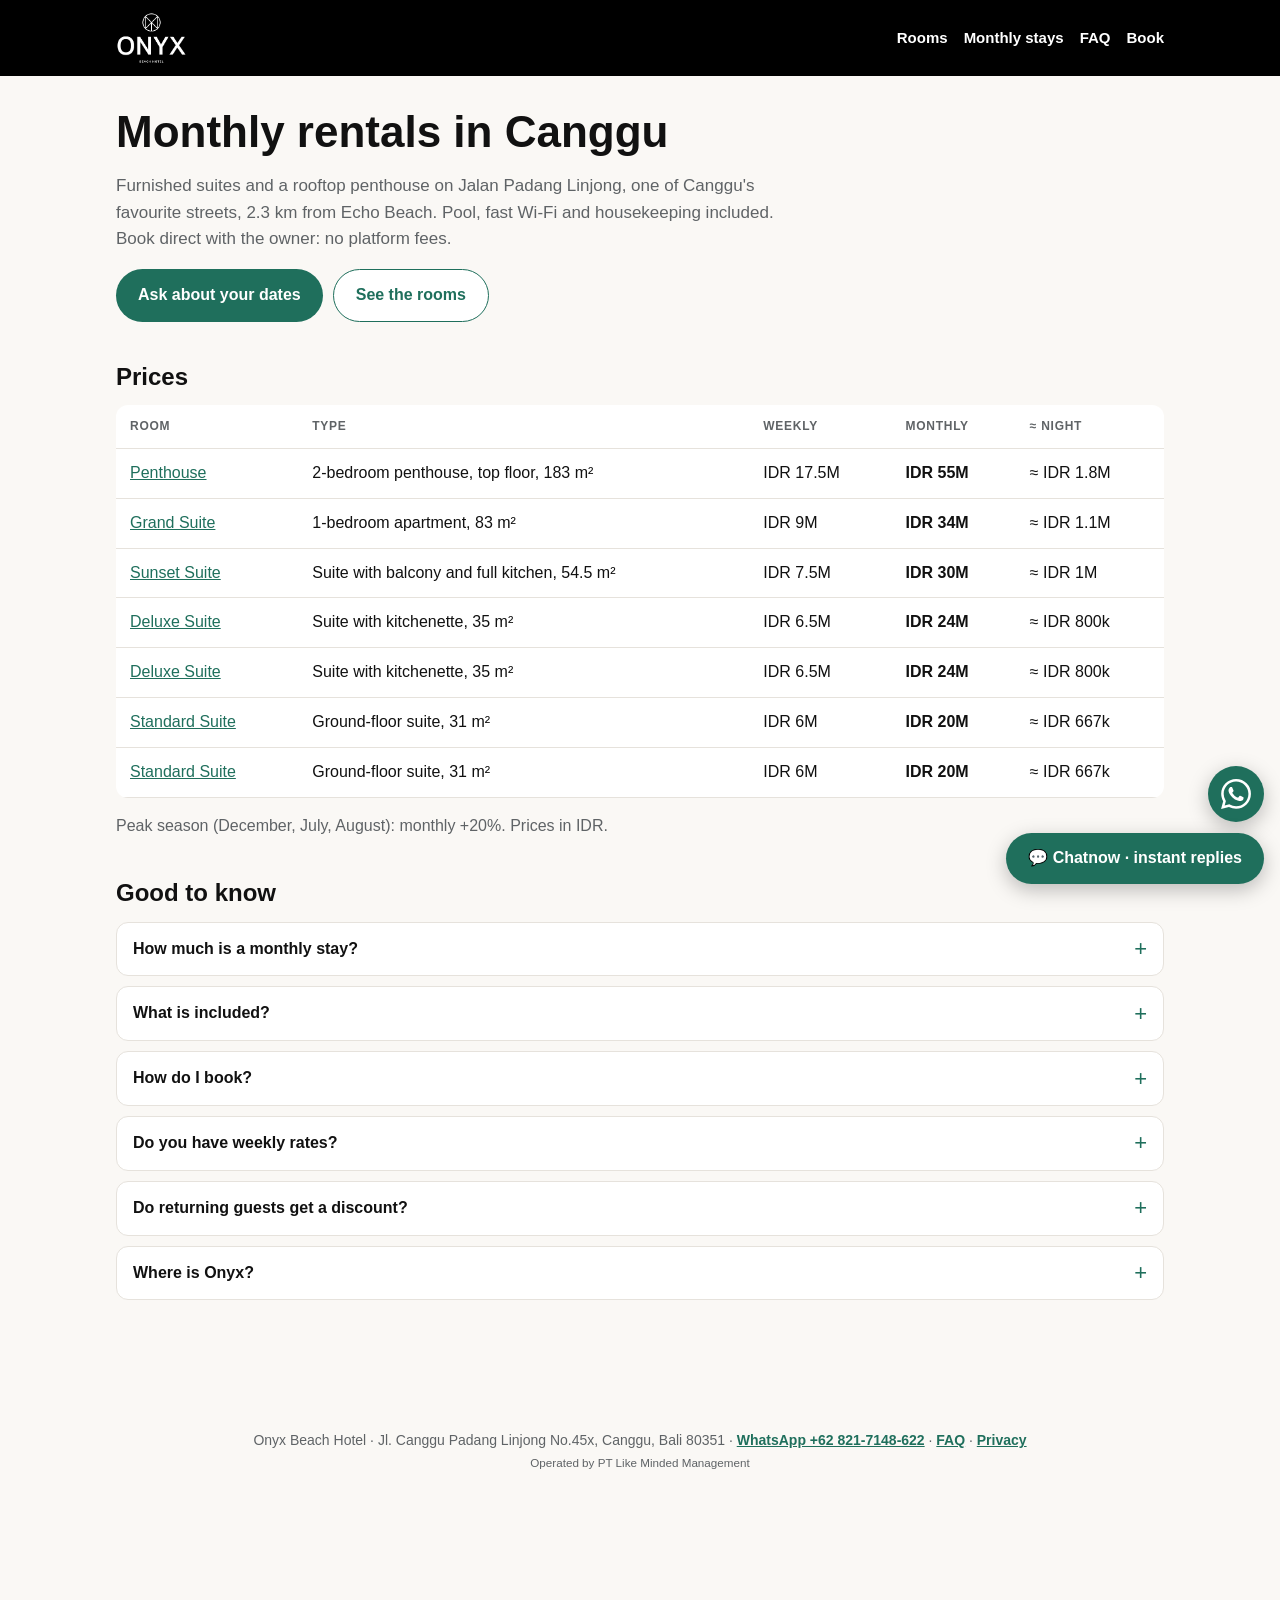
<file: long-stays/index.html>
<!doctype html>
<html lang="en"><head>
<meta charset="utf-8"><meta name="viewport" content="width=device-width, initial-scale=1">
<title>Monthly Rentals in Canggu, Bali | Onyx Beach Hotel</title>
<meta name="description" content="Furnished suites and a rooftop penthouse for monthly and weekly rent in Padang Linjong, Canggu. Pool, Wi-Fi, housekeeping included. Monthly from IDR 20.000.000. Book direct.">
<meta property="og:title" content="Monthly Rentals in Canggu, Bali | Onyx Beach Hotel"><meta property="og:description" content="Furnished suites and a rooftop penthouse for monthly and weekly rent in Padang Linjong, Canggu. Pool, Wi-Fi, housekeeping included. Monthly from IDR 20.000.000. Book direct.">
<meta property="og:image" content="https://onyxbeachhotel.com/img/rooftop.jpg"><meta property="og:url" content="https://onyxbeachhotel.com/long-stays/"><meta property="og:type" content="website">
<link rel="canonical" href="https://onyxbeachhotel.com/long-stays/">
<link rel="icon" type="image/png" href="/img/favicon-64.png"><link rel="apple-touch-icon" href="/img/apple-touch-icon.png">
<meta name="theme-color" content="#000000">
<script async src="https://www.googletagmanager.com/gtag/js?id=G-45E932V824"></script>
<script>window.dataLayer=window.dataLayer||[];function gtag(){dataLayer.push(arguments)}gtag('js',new Date());gtag('config','G-45E932V824');
document.addEventListener('click',function(e){var a=e.target.closest&&e.target.closest('a');if(!a)return;var h=a.href||'';
var ev=/cloudbeds\.com\/.*reservation/.test(h)?'book_now':/wa\.me\//.test(h)?'whatsapp_click':/workers\.dev\/book/.test(h)?'book_page':null;
if(ev)gtag('event',ev,{link_url:h,page:location.pathname});});</script>
<link rel="stylesheet" href="/css/site.css">
<script type="application/ld+json">[{"@context": "https://schema.org", "@type": "FAQPage", "mainEntity": [{"@type": "Question", "name": "How much is a monthly stay?", "acceptedAnswer": {"@type": "Answer", "text": "From IDR 20.000.000 a month for a standard suite, up to IDR 55.000.000 for the two-bedroom Penthouse with a private rooftop jacuzzi. In December, July and August monthly stays are +20%."}}, {"@type": "Question", "name": "What is included?", "acceptedAnswer": {"@type": "Answer", "text": "Furnished suite, air conditioning, hot water, fast Wi-Fi, pool access and housekeeping every 2 days with fresh linen every week. Electricity is included on monthly stays."}}, {"@type": "Question", "name": "How do I book?", "acceptedAnswer": {"@type": "Answer", "text": "Send a booking request on our Book & Chat page (https://onyx-whatsapp.onyxbeachhotel.workers.dev/book) or message us on WhatsApp with your dates. We confirm availability and hold the room with a 30% deposit."}}, {"@type": "Question", "name": "Do you have weekly rates?", "acceptedAnswer": {"@type": "Answer", "text": "Yes: about 10% less than booking 7 single nights. Prices for every room are in the table above."}}, {"@type": "Question", "name": "Do returning guests get a discount?", "acceptedAnswer": {"@type": "Answer", "text": "Yes, returning guests get 10% off when they book direct with us."}}, {"@type": "Question", "name": "Where is Onyx?", "acceptedAnswer": {"@type": "Answer", "text": "On Jalan Padang Linjong in Canggu, 2.3 km (about 6 minutes) from Echo Beach, Batu Bolong and Canggu Beach, with cafés, restaurants, yoga and spas on the street."}}]}]</script>
</head><body>
<header class="top"><div class="in"><a href="/"><img src="/img/onyx-logo-white.png" alt="Onyx Beach Hotel"></a>
<nav><a href="/#units">Rooms</a><a href="/long-stays/">Monthly stays</a><a href="/faq/">FAQ</a><a href="/#book">Book</a></nav></div></header>
<main>
<h1>Monthly rentals in Canggu</h1>
<p class="lead">Furnished suites and a rooftop penthouse on Jalan Padang Linjong, one of Canggu's favourite streets, 2.3 km from Echo Beach. Pool, fast Wi-Fi and housekeeping included. Book direct with the owner: no platform fees.</p>
<div class="btns"><a class="btn" href="https://wa.me/628217148622?text=Hi%20Onyx%2C%20I%27m%20looking%20for%20a%20monthly%20stay.%20My%20dates%20are%3A%20">Ask about your dates</a><a class="btn alt" href="/#units">See the rooms</a></div>
<h2>Prices</h2>
<div class="tw"><table><tr><th>Room</th><th class="ty">Type</th><th>Weekly</th><th>Monthly</th><th class="ty">≈ Night</th></tr><tr><td><a href="/rooms/401/">Penthouse</a></td><td class="ty">2-bedroom penthouse, top floor, 183 m²</td><td>IDR 17.5M</td><td><b>IDR 55M</b></td><td class="ty">≈ IDR 1.8M</td></tr><tr><td><a href="/rooms/201/">Grand Suite</a></td><td class="ty">1-bedroom apartment, 83 m²</td><td>IDR 9M</td><td><b>IDR 34M</b></td><td class="ty">≈ IDR 1.1M</td></tr><tr><td><a href="/rooms/203/">Sunset Suite</a></td><td class="ty">Suite with balcony and full kitchen, 54.5 m²</td><td>IDR 7.5M</td><td><b>IDR 30M</b></td><td class="ty">≈ IDR 1M</td></tr><tr><td><a href="/rooms/202/">Deluxe Suite</a></td><td class="ty">Suite with kitchenette, 35 m²</td><td>IDR 6.5M</td><td><b>IDR 24M</b></td><td class="ty">≈ IDR 800k</td></tr><tr><td><a href="/rooms/302/">Deluxe Suite</a></td><td class="ty">Suite with kitchenette, 35 m²</td><td>IDR 6.5M</td><td><b>IDR 24M</b></td><td class="ty">≈ IDR 800k</td></tr><tr><td><a href="/rooms/101/">Standard Suite</a></td><td class="ty">Ground-floor suite, 31 m²</td><td>IDR 6M</td><td><b>IDR 20M</b></td><td class="ty">≈ IDR 667k</td></tr><tr><td><a href="/rooms/102/">Standard Suite</a></td><td class="ty">Ground-floor suite, 31 m²</td><td>IDR 6M</td><td><b>IDR 20M</b></td><td class="ty">≈ IDR 667k</td></tr></table></div>
<p class="meta">Peak season (December, July, August): monthly +20%. Prices in IDR.</p>
<h2>Good to know</h2>
<details><summary>How much is a monthly stay?</summary><p>From IDR 20.000.000 a month for a standard suite, up to IDR 55.000.000 for the two-bedroom Penthouse with a private rooftop jacuzzi. In December, July and August monthly stays are +20%.</p></details><details><summary>What is included?</summary><p>Furnished suite, air conditioning, hot water, fast Wi-Fi, pool access and housekeeping every 2 days with fresh linen every week. Electricity is included on monthly stays.</p></details><details><summary>How do I book?</summary><p>Send a booking request on our Book &amp; Chat page (https://onyx-whatsapp.onyxbeachhotel.workers.dev/book) or message us on WhatsApp with your dates. We confirm availability and hold the room with a 30% deposit.</p></details><details><summary>Do you have weekly rates?</summary><p>Yes: about 10% less than booking 7 single nights. Prices for every room are in the table above.</p></details><details><summary>Do returning guests get a discount?</summary><p>Yes, returning guests get 10% off when they book direct with us.</p></details><details><summary>Where is Onyx?</summary><p>On Jalan Padang Linjong in Canggu, 2.3 km (about 6 minutes) from Echo Beach, Batu Bolong and Canggu Beach, with cafés, restaurants, yoga and spas on the street.</p></details>
</main><footer>Onyx Beach Hotel · Jl. Canggu Padang Linjong No.45x, Canggu, Bali 80351 · <a href="https://wa.me/628217148622?text=Hi%20Onyx">WhatsApp +62 821-7148-622</a> · <a href="/faq/">FAQ</a> · <a href="/privacy/">Privacy</a><br><small>Operated by PT Like Minded Management</small></footer>
<a class="wafab" href="https://wa.me/628217148622?text=Hi%20Onyx" aria-label="WhatsApp us"><svg viewBox="0 0 24 24" width="22" height="22" aria-hidden="true" fill="currentColor"><path d="M17.472 14.382c-.297-.149-1.758-.867-2.03-.967-.273-.099-.471-.148-.67.15-.197.297-.767.966-.94 1.164-.173.199-.347.223-.644.075-.297-.15-1.255-.463-2.39-1.475-.883-.788-1.48-1.761-1.653-2.059-.173-.297-.018-.458.13-.606.134-.133.298-.347.446-.52.149-.174.198-.298.298-.497.099-.198.05-.371-.025-.52-.075-.149-.669-1.612-.916-2.207-.242-.579-.487-.5-.669-.51-.173-.008-.371-.01-.57-.01-.198 0-.52.074-.792.372-.272.297-1.04 1.016-1.04 2.479 0 1.462 1.065 2.875 1.213 3.074.149.198 2.096 3.2 5.077 4.487.709.306 1.262.489 1.694.625.712.227 1.36.195 1.871.118.571-.085 1.758-.719 2.006-1.413.248-.694.248-1.289.173-1.413-.074-.124-.272-.198-.57-.347m-5.421 7.403h-.004a9.87 9.87 0 01-5.031-1.378l-.361-.214-3.741.982.998-3.648-.235-.374a9.86 9.86 0 01-1.51-5.26c.001-5.45 4.436-9.884 9.888-9.884 2.64 0 5.122 1.03 6.988 2.898a9.825 9.825 0 012.893 6.994c-.003 5.45-4.437 9.884-9.885 9.884m8.413-18.297A11.815 11.815 0 0012.05 0C5.495 0 .16 5.335.157 11.892c0 2.096.547 4.142 1.588 5.945L.057 24l6.305-1.654a11.882 11.882 0 005.683 1.448h.005c6.554 0 11.89-5.335 11.893-11.893a11.821 11.821 0 00-3.48-8.413z"/></svg></a>
<a class="btn float" href="https://onyx-whatsapp.onyxbeachhotel.workers.dev/book?chat=1" aria-label="Chat with us: instant replies, 24/7">💬 Chat<span class="fl-x"> now · instant replies</span></a>
</body></html>
</file>
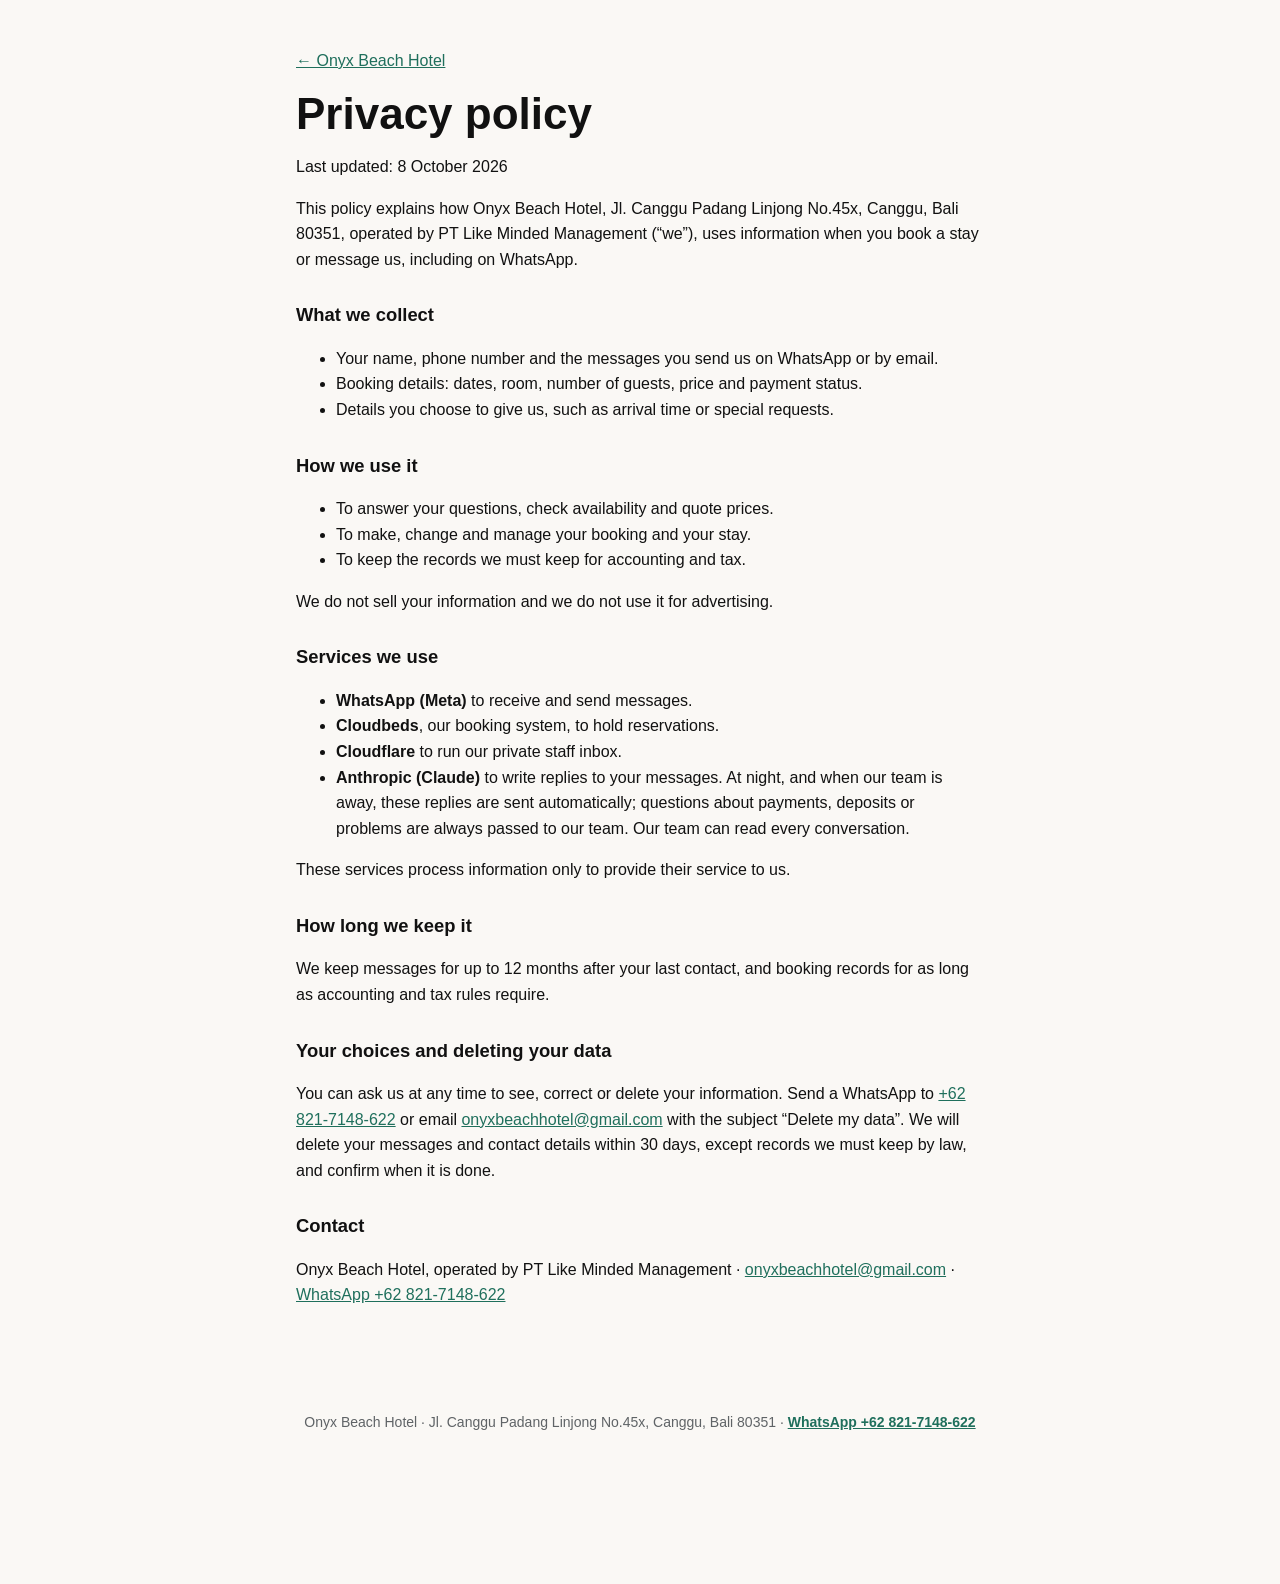
<file: privacy/index.html>
<!doctype html>
<html lang="en"><head>
<meta charset="utf-8"><meta name="viewport" content="width=device-width, initial-scale=1">
<title>Privacy policy | Onyx Beach Hotel Canggu</title>
<meta name="description" content="How Onyx Beach Hotel, Canggu uses the information you send us when you book or message us on WhatsApp.">
<link rel="canonical" href="https://onyxbeachhotel.com/privacy/">
<link rel="icon" type="image/png" href="/img/favicon-64.png"><link rel="apple-touch-icon" href="/img/apple-touch-icon.png">
<meta name="theme-color" content="#000000">
<link rel="stylesheet" href="/css/site.css">
<style>main{max-width:720px;margin:0 auto;padding:32px 16px 48px;line-height:1.6}h1{margin-top:0}h2{margin-top:28px;font-size:1.15em}</style>
</head><body>
<main>
<p><a href="/">← Onyx Beach Hotel</a></p>
<h1>Privacy policy</h1>
<p>Last updated: 8 October 2026</p>
<p>This policy explains how Onyx Beach Hotel, Jl. Canggu Padang Linjong No.45x, Canggu, Bali 80351, operated by PT Like Minded Management (“we”), uses information when you book a stay or message us, including on WhatsApp.</p>

<h2>What we collect</h2>
<ul>
<li>Your name, phone number and the messages you send us on WhatsApp or by email.</li>
<li>Booking details: dates, room, number of guests, price and payment status.</li>
<li>Details you choose to give us, such as arrival time or special requests.</li>
</ul>

<h2>How we use it</h2>
<ul>
<li>To answer your questions, check availability and quote prices.</li>
<li>To make, change and manage your booking and your stay.</li>
<li>To keep the records we must keep for accounting and tax.</li>
</ul>
<p>We do not sell your information and we do not use it for advertising.</p>

<h2>Services we use</h2>
<ul>
<li><strong>WhatsApp (Meta)</strong> to receive and send messages.</li>
<li><strong>Cloudbeds</strong>, our booking system, to hold reservations.</li>
<li><strong>Cloudflare</strong> to run our private staff inbox.</li>
<li><strong>Anthropic (Claude)</strong> to write replies to your messages. At night, and when our team is away, these replies are sent automatically; questions about payments, deposits or problems are always passed to our team. Our team can read every conversation.</li>
</ul>
<p>These services process information only to provide their service to us.</p>

<h2>How long we keep it</h2>
<p>We keep messages for up to 12 months after your last contact, and booking records for as long as accounting and tax rules require.</p>

<h2 id="delete">Your choices and deleting your data</h2>
<p>You can ask us at any time to see, correct or delete your information. Send a WhatsApp to <a href="https://wa.me/628217148622">+62 821-7148-622</a> or email <a href="mailto:onyxbeachhotel@gmail.com">onyxbeachhotel@gmail.com</a> with the subject “Delete my data”. We will delete your messages and contact details within 30 days, except records we must keep by law, and confirm when it is done.</p>

<h2>Contact</h2>
<p>Onyx Beach Hotel, operated by PT Like Minded Management · <a href="mailto:onyxbeachhotel@gmail.com">onyxbeachhotel@gmail.com</a> · <a href="https://wa.me/628217148622">WhatsApp +62 821-7148-622</a></p>
</main>
<footer>Onyx Beach Hotel · Jl. Canggu Padang Linjong No.45x, Canggu, Bali 80351 · <a href="https://wa.me/628217148622?text=Hi%20Onyx">WhatsApp +62 821-7148-622</a></footer>
</body></html>
</file>
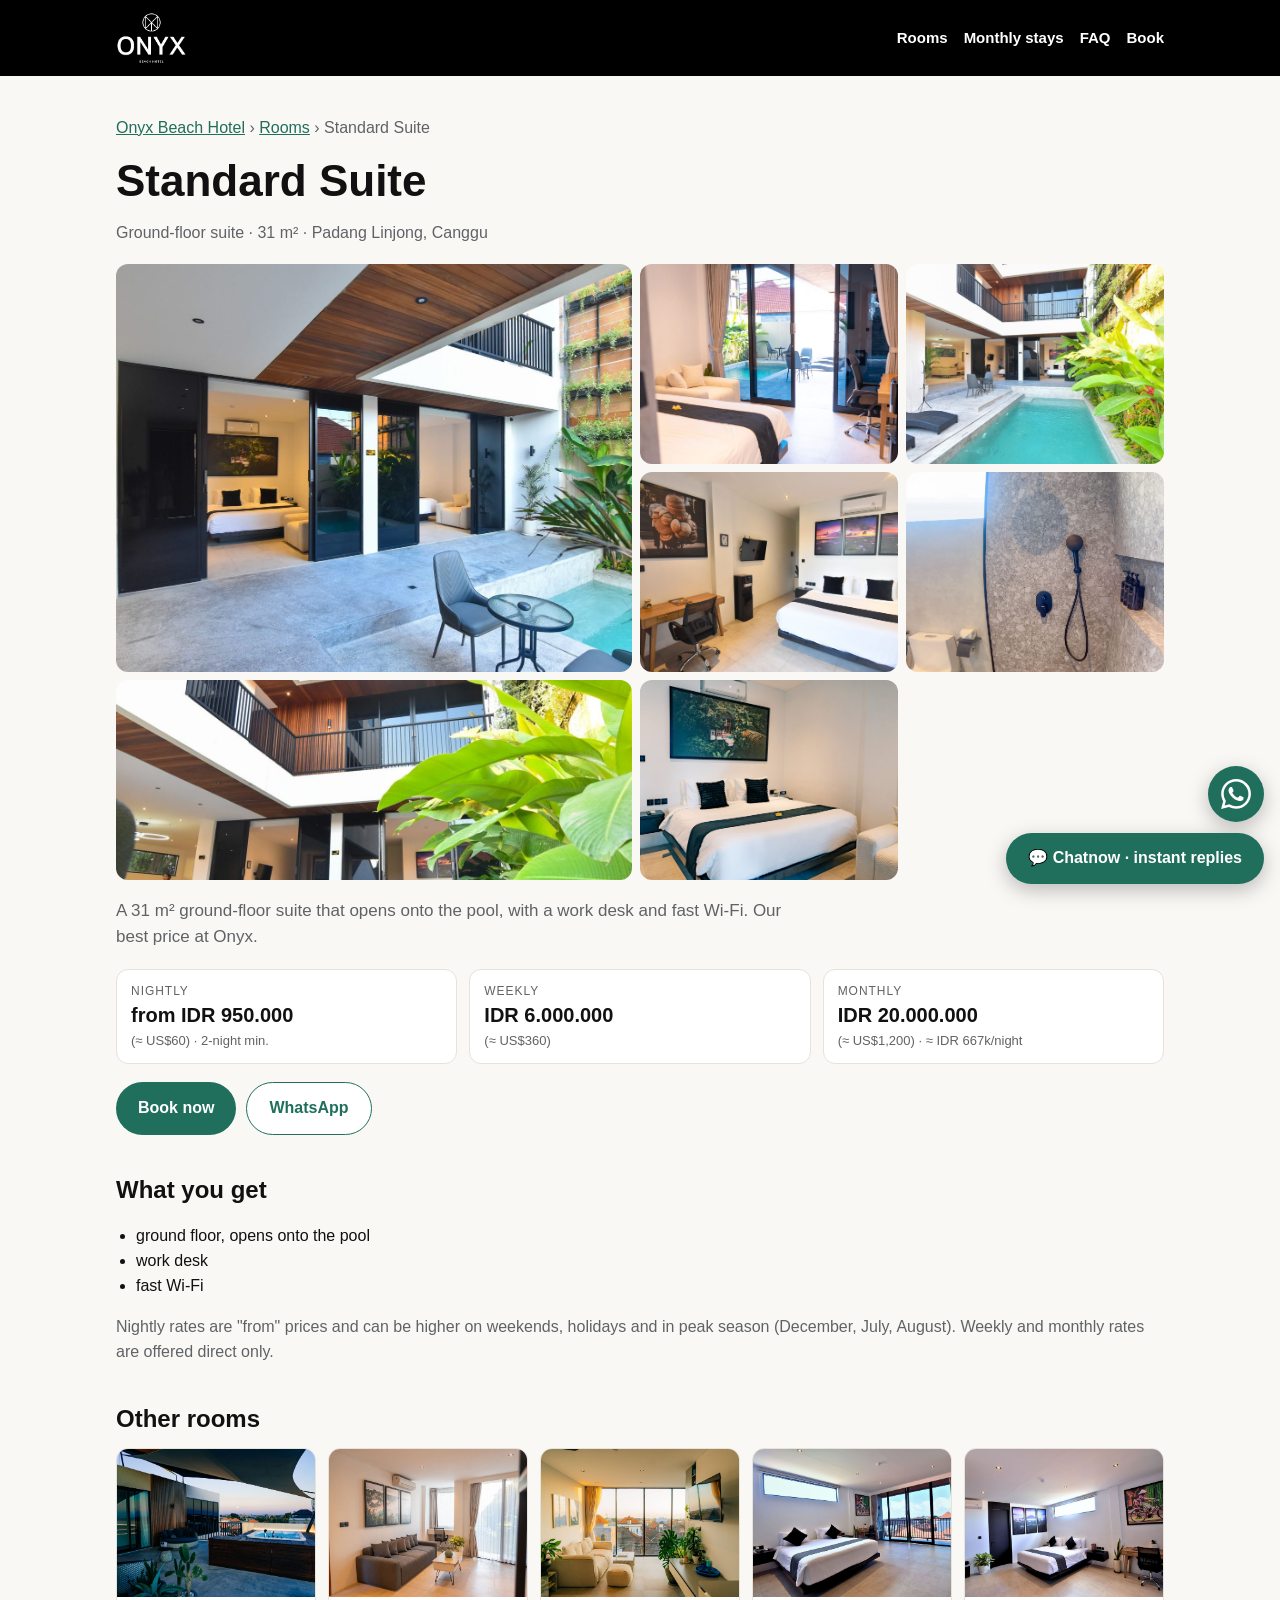
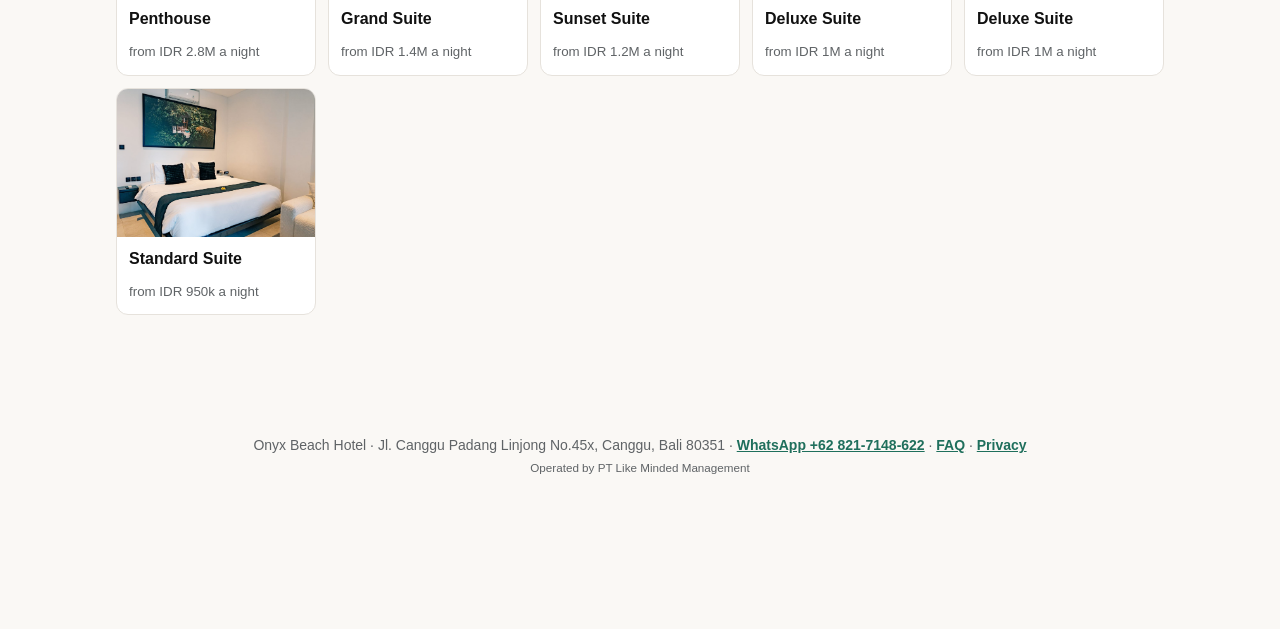
<file: rooms/101/index.html>
<!doctype html>
<html lang="en"><head>
<meta charset="utf-8"><meta name="viewport" content="width=device-width, initial-scale=1">
<title>Standard Suite · Ground-floor suite, 31 m² | Onyx Beach Hotel Canggu</title>
<meta name="description" content="Standard Suite at Onyx Beach Hotel, Canggu: ground floor, opens onto the pool, work desk, fast Wi-Fi. From IDR 950.000 a night; weekly IDR 6M, monthly IDR 20M.">
<meta property="og:title" content="Standard Suite · Ground-floor suite, 31 m² | Onyx Beach Hotel Canggu"><meta property="og:description" content="Standard Suite at Onyx Beach Hotel, Canggu: ground floor, opens onto the pool, work desk, fast Wi-Fi. From IDR 950.000 a night; weekly IDR 6M, monthly IDR 20M.">
<meta property="og:image" content="https://onyxbeachhotel.com/img/rooms/101/04.jpg"><meta property="og:url" content="https://onyxbeachhotel.com/rooms/101/"><meta property="og:type" content="website">
<link rel="canonical" href="https://onyxbeachhotel.com/rooms/101/">
<link rel="icon" type="image/png" href="/img/favicon-64.png"><link rel="apple-touch-icon" href="/img/apple-touch-icon.png">
<meta name="theme-color" content="#000000">
<script async src="https://www.googletagmanager.com/gtag/js?id=G-45E932V824"></script>
<script>window.dataLayer=window.dataLayer||[];function gtag(){dataLayer.push(arguments)}gtag('js',new Date());gtag('config','G-45E932V824');
document.addEventListener('click',function(e){var a=e.target.closest&&e.target.closest('a');if(!a)return;var h=a.href||'';
var ev=/cloudbeds\.com\/.*reservation/.test(h)?'book_now':/wa\.me\//.test(h)?'whatsapp_click':/workers\.dev\/book/.test(h)?'book_page':null;
if(ev)gtag('event',ev,{link_url:h,page:location.pathname});});</script>
<link rel="stylesheet" href="/css/site.css">
<script type="application/ld+json">{"@context": "https://schema.org", "@type": "HotelRoom", "name": "Standard Suite", "description": "A 31 m² ground-floor suite that opens onto the pool, with a work desk and fast Wi-Fi. Our best price at Onyx.", "floorSize": {"@type": "QuantitativeValue", "value": 31, "unitCode": "MTK"}, "image": ["https://onyxbeachhotel.com/img/rooms/101/04.jpg", "https://onyxbeachhotel.com/img/rooms/101/03.jpg", "https://onyxbeachhotel.com/img/rooms/101/06.jpg", "https://onyxbeachhotel.com/img/rooms/101/01.jpg", "https://onyxbeachhotel.com/img/rooms/101/05.jpg"], "containedInPlace": {"@type": "Hotel", "name": "Onyx Beach Hotel", "url": "https://onyxbeachhotel.com/"}}</script>
</head><body>
<header class="top"><div class="in"><a href="/"><img src="/img/onyx-logo-white.png" alt="Onyx Beach Hotel"></a>
<nav><a href="/#units">Rooms</a><a href="/long-stays/">Monthly stays</a><a href="/faq/">FAQ</a><a href="/#book">Book</a></nav></div></header>
<main>
<p class="meta"><a href="/">Onyx Beach Hotel</a> › <a href="/#units">Rooms</a> › Standard Suite</p>
<h1>Standard Suite</h1>
<p class="meta">Ground-floor suite · 31&nbsp;m² · Padang Linjong, Canggu</p>
<div class="gal"><img src="/img/rooms/101/04.jpg" alt="Standard Suite, photo 1 of 7" loading="eager"><img src="/img/rooms/101/03.jpg" alt="Standard Suite, photo 2 of 7" loading="eager"><img src="/img/rooms/101/06.jpg" alt="Standard Suite, photo 3 of 7" loading="eager"><img src="/img/rooms/101/01.jpg" alt="Standard Suite, photo 4 of 7" loading="lazy"><img src="/img/rooms/101/05.jpg" alt="Standard Suite, photo 5 of 7" loading="lazy"><img src="/img/rooms/101/07.jpg" alt="Standard Suite, photo 6 of 7" loading="lazy"><img src="/img/rooms/101/02.jpg" alt="Standard Suite, photo 7 of 7" loading="lazy"></div>
<p class="swipe">Swipe for more photos → · tap one to enlarge</p>
<p class="lead">A 31 m² ground-floor suite that opens onto the pool, with a work desk and fast Wi-Fi. Our best price at Onyx.</p>
<div class="prices">
  <div><span class="lbl">Nightly</span><span class="amt">from IDR 950.000</span><span class="sub">(≈ US$60) · 2-night min.</span></div>
  <div><span class="lbl">Weekly</span><span class="amt">IDR 6.000.000</span><span class="sub">(≈ US$360)</span></div>
  <div><span class="lbl">Monthly</span><span class="amt">IDR 20.000.000</span><span class="sub">(≈ US$1,200) · ≈ IDR 667k/night</span></div>
</div>
<div class="btns"><a class="btn" href="https://us2.cloudbeds.com/en/reservation/o2FIu3?currency=idr">Book now</a><a class="btn alt" href="https://wa.me/628217148622?text=Hi%20Onyx%2C%20I%27d%20like%20to%20book%20Standard%20Suite.%20Check-in%3A%20%E2%80%A6%20Check-out%3A%20%E2%80%A6%20Guests%3A%20%E2%80%A6">WhatsApp</a></div>
<h2>What you get</h2>
<ul class="feats"><li>ground floor, opens onto the pool</li><li>work desk</li><li>fast Wi-Fi</li></ul>
<p class="meta">Nightly rates are "from" prices and can be higher on weekends, holidays and in peak season (December, July, August). Weekly and monthly rates are offered direct only.</p>
<h2>Other rooms</h2>
<div class="others"><a href="/rooms/401/"><img src="/img/rooms/401/01.jpg" alt="" loading="lazy"><span>Penthouse</span><small>from IDR 2.8M a night</small></a><a href="/rooms/201/"><img src="/img/rooms/201/03.jpg" alt="" loading="lazy"><span>Grand Suite</span><small>from IDR 1.4M a night</small></a><a href="/rooms/203/"><img src="/img/rooms/203/01.jpg" alt="" loading="lazy"><span>Sunset Suite</span><small>from IDR 1.2M a night</small></a><a href="/rooms/202/"><img src="/img/rooms/202/01.jpg" alt="" loading="lazy"><span>Deluxe Suite</span><small>from IDR 1M a night</small></a><a href="/rooms/302/"><img src="/img/rooms/302/02.jpg" alt="" loading="lazy"><span>Deluxe Suite</span><small>from IDR 1M a night</small></a><a href="/rooms/102/"><img src="/img/rooms/102/02.jpg" alt="" loading="lazy"><span>Standard Suite</span><small>from IDR 950k a night</small></a></div>
</main><script>
(function () {
  var imgs = [].slice.call(document.querySelectorAll('.gal img')), i = 0, box = null, x0 = null;
  function show() { box.querySelector('img').src = imgs[i].src; box.querySelector('.c').textContent = (i + 1) + ' / ' + imgs.length; }
  function go(d) { i = (i + d + imgs.length) % imgs.length; show(); }
  function close() { box.remove(); box = null; document.body.style.overflow = ''; }
  function open(n) {
    i = n; box = document.createElement('div'); box.className = 'lb'; box.setAttribute('role', 'dialog'); box.setAttribute('aria-label', 'Photo viewer');
    box.innerHTML = '<img alt=""><button class="x" aria-label="Close">×</button><button class="p" aria-label="Previous photo">‹</button><button class="n" aria-label="Next photo">›</button><div class="c"></div>';
    box.querySelector('.x').onclick = close; box.querySelector('.p').onclick = function () { go(-1); }; box.querySelector('.n').onclick = function () { go(1); };
    box.onclick = function (e) { if (e.target === box) close(); };
    box.addEventListener('touchstart', function (e) { x0 = e.touches[0].clientX; }, { passive: true });
    box.addEventListener('touchend', function (e) { if (x0 === null) return; var dx = e.changedTouches[0].clientX - x0; if (Math.abs(dx) > 40) go(dx < 0 ? 1 : -1); x0 = null; });
    document.body.appendChild(box); document.body.style.overflow = 'hidden'; show();
  }
  imgs.forEach(function (im, n) { im.addEventListener('click', function () { open(n); }); });
  document.addEventListener('keydown', function (e) { if (!box) return; if (e.key === 'Escape') close(); if (e.key === 'ArrowRight') go(1); if (e.key === 'ArrowLeft') go(-1); });
})();
</script><footer>Onyx Beach Hotel · Jl. Canggu Padang Linjong No.45x, Canggu, Bali 80351 · <a href="https://wa.me/628217148622?text=Hi%20Onyx">WhatsApp +62 821-7148-622</a> · <a href="/faq/">FAQ</a> · <a href="/privacy/">Privacy</a><br><small>Operated by PT Like Minded Management</small></footer>
<a class="wafab" href="https://wa.me/628217148622?text=Hi%20Onyx" aria-label="WhatsApp us"><svg viewBox="0 0 24 24" width="22" height="22" aria-hidden="true" fill="currentColor"><path d="M17.472 14.382c-.297-.149-1.758-.867-2.03-.967-.273-.099-.471-.148-.67.15-.197.297-.767.966-.94 1.164-.173.199-.347.223-.644.075-.297-.15-1.255-.463-2.39-1.475-.883-.788-1.48-1.761-1.653-2.059-.173-.297-.018-.458.13-.606.134-.133.298-.347.446-.52.149-.174.198-.298.298-.497.099-.198.05-.371-.025-.52-.075-.149-.669-1.612-.916-2.207-.242-.579-.487-.5-.669-.51-.173-.008-.371-.01-.57-.01-.198 0-.52.074-.792.372-.272.297-1.04 1.016-1.04 2.479 0 1.462 1.065 2.875 1.213 3.074.149.198 2.096 3.2 5.077 4.487.709.306 1.262.489 1.694.625.712.227 1.36.195 1.871.118.571-.085 1.758-.719 2.006-1.413.248-.694.248-1.289.173-1.413-.074-.124-.272-.198-.57-.347m-5.421 7.403h-.004a9.87 9.87 0 01-5.031-1.378l-.361-.214-3.741.982.998-3.648-.235-.374a9.86 9.86 0 01-1.51-5.26c.001-5.45 4.436-9.884 9.888-9.884 2.64 0 5.122 1.03 6.988 2.898a9.825 9.825 0 012.893 6.994c-.003 5.45-4.437 9.884-9.885 9.884m8.413-18.297A11.815 11.815 0 0012.05 0C5.495 0 .16 5.335.157 11.892c0 2.096.547 4.142 1.588 5.945L.057 24l6.305-1.654a11.882 11.882 0 005.683 1.448h.005c6.554 0 11.89-5.335 11.893-11.893a11.821 11.821 0 00-3.48-8.413z"/></svg></a>
<a class="btn float" href="https://onyx-whatsapp.onyxbeachhotel.workers.dev/book?chat=1" aria-label="Chat with us: instant replies, 24/7">💬 Chat<span class="fl-x"> now · instant replies</span></a>
</body></html>
</file>
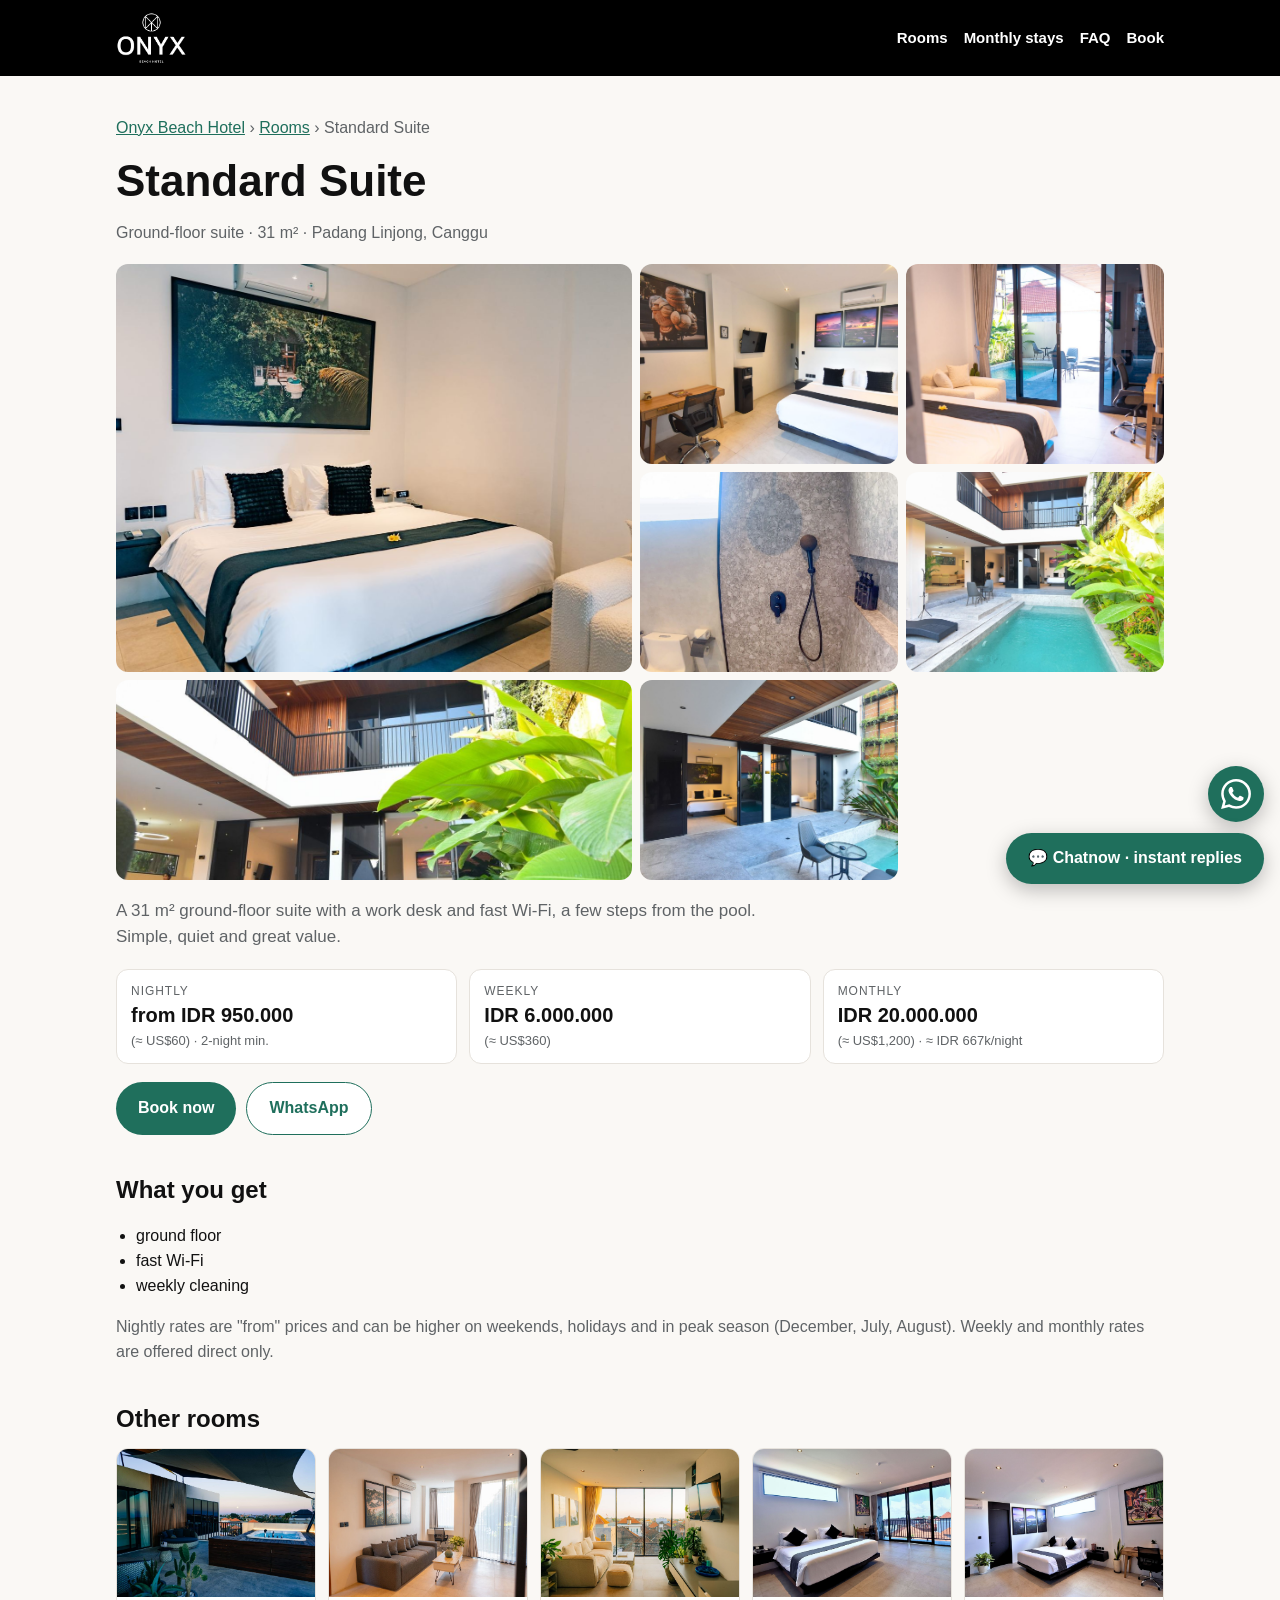
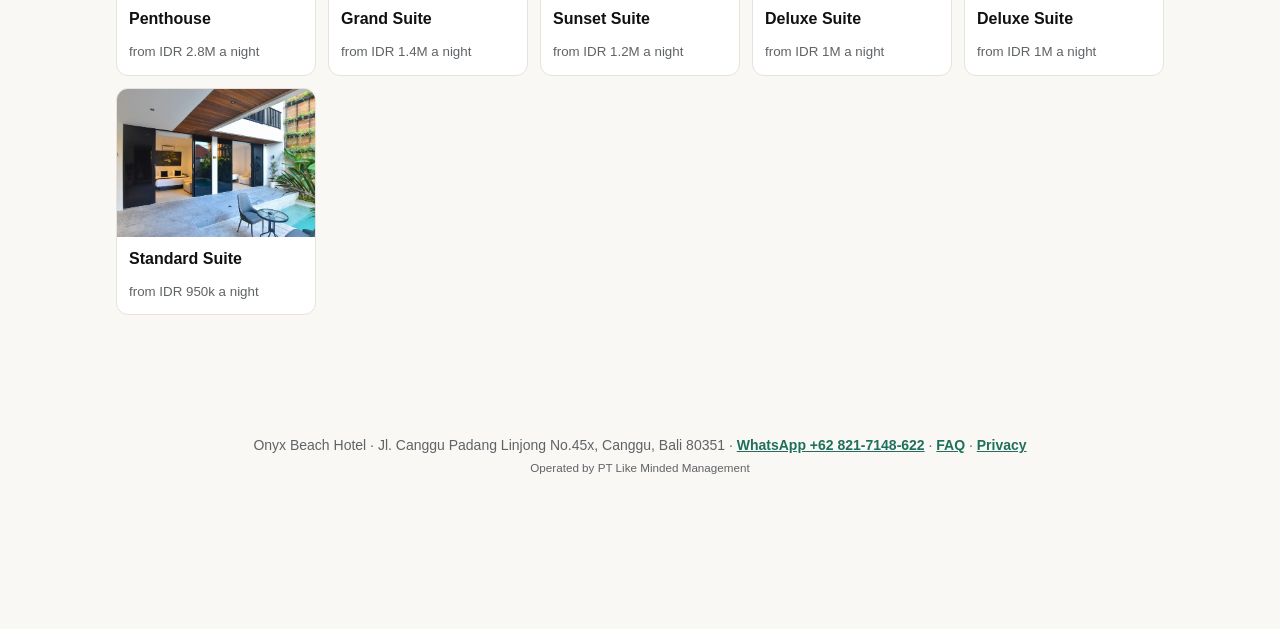
<file: rooms/102/index.html>
<!doctype html>
<html lang="en"><head>
<meta charset="utf-8"><meta name="viewport" content="width=device-width, initial-scale=1">
<title>Standard Suite · Ground-floor suite, 31 m² | Onyx Beach Hotel Canggu</title>
<meta name="description" content="Standard Suite at Onyx Beach Hotel, Canggu: ground floor, fast Wi-Fi, weekly cleaning. From IDR 950.000 a night; weekly IDR 6M, monthly IDR 20M.">
<meta property="og:title" content="Standard Suite · Ground-floor suite, 31 m² | Onyx Beach Hotel Canggu"><meta property="og:description" content="Standard Suite at Onyx Beach Hotel, Canggu: ground floor, fast Wi-Fi, weekly cleaning. From IDR 950.000 a night; weekly IDR 6M, monthly IDR 20M.">
<meta property="og:image" content="https://onyxbeachhotel.com/img/rooms/102/02.jpg"><meta property="og:url" content="https://onyxbeachhotel.com/rooms/102/"><meta property="og:type" content="website">
<link rel="canonical" href="https://onyxbeachhotel.com/rooms/102/">
<link rel="icon" type="image/png" href="/img/favicon-64.png"><link rel="apple-touch-icon" href="/img/apple-touch-icon.png">
<meta name="theme-color" content="#000000">
<script async src="https://www.googletagmanager.com/gtag/js?id=G-45E932V824"></script>
<script>window.dataLayer=window.dataLayer||[];function gtag(){dataLayer.push(arguments)}gtag('js',new Date());gtag('config','G-45E932V824');
document.addEventListener('click',function(e){var a=e.target.closest&&e.target.closest('a');if(!a)return;var h=a.href||'';
var ev=/cloudbeds\.com\/.*reservation/.test(h)?'book_now':/wa\.me\//.test(h)?'whatsapp_click':/workers\.dev\/book/.test(h)?'book_page':null;
if(ev)gtag('event',ev,{link_url:h,page:location.pathname});});</script>
<link rel="stylesheet" href="/css/site.css">
<script type="application/ld+json">{"@context": "https://schema.org", "@type": "HotelRoom", "name": "Standard Suite", "description": "A 31 m² ground-floor suite with a work desk and fast Wi-Fi, a few steps from the pool. Simple, quiet and great value.", "floorSize": {"@type": "QuantitativeValue", "value": 31, "unitCode": "MTK"}, "image": ["https://onyxbeachhotel.com/img/rooms/102/02.jpg", "https://onyxbeachhotel.com/img/rooms/102/01.jpg", "https://onyxbeachhotel.com/img/rooms/102/03.jpg", "https://onyxbeachhotel.com/img/rooms/102/05.jpg", "https://onyxbeachhotel.com/img/rooms/102/06.jpg"], "containedInPlace": {"@type": "Hotel", "name": "Onyx Beach Hotel", "url": "https://onyxbeachhotel.com/"}}</script>
</head><body>
<header class="top"><div class="in"><a href="/"><img src="/img/onyx-logo-white.png" alt="Onyx Beach Hotel"></a>
<nav><a href="/#units">Rooms</a><a href="/long-stays/">Monthly stays</a><a href="/faq/">FAQ</a><a href="/#book">Book</a></nav></div></header>
<main>
<p class="meta"><a href="/">Onyx Beach Hotel</a> › <a href="/#units">Rooms</a> › Standard Suite</p>
<h1>Standard Suite</h1>
<p class="meta">Ground-floor suite · 31&nbsp;m² · Padang Linjong, Canggu</p>
<div class="gal"><img src="/img/rooms/102/02.jpg" alt="Standard Suite, photo 1 of 7" loading="eager"><img src="/img/rooms/102/01.jpg" alt="Standard Suite, photo 2 of 7" loading="eager"><img src="/img/rooms/102/03.jpg" alt="Standard Suite, photo 3 of 7" loading="eager"><img src="/img/rooms/102/05.jpg" alt="Standard Suite, photo 4 of 7" loading="lazy"><img src="/img/rooms/102/06.jpg" alt="Standard Suite, photo 5 of 7" loading="lazy"><img src="/img/rooms/102/07.jpg" alt="Standard Suite, photo 6 of 7" loading="lazy"><img src="/img/rooms/102/04.jpg" alt="Standard Suite, photo 7 of 7" loading="lazy"></div>
<p class="swipe">Swipe for more photos → · tap one to enlarge</p>
<p class="lead">A 31 m² ground-floor suite with a work desk and fast Wi-Fi, a few steps from the pool. Simple, quiet and great value.</p>
<div class="prices">
  <div><span class="lbl">Nightly</span><span class="amt">from IDR 950.000</span><span class="sub">(≈ US$60) · 2-night min.</span></div>
  <div><span class="lbl">Weekly</span><span class="amt">IDR 6.000.000</span><span class="sub">(≈ US$360)</span></div>
  <div><span class="lbl">Monthly</span><span class="amt">IDR 20.000.000</span><span class="sub">(≈ US$1,200) · ≈ IDR 667k/night</span></div>
</div>
<div class="btns"><a class="btn" href="https://us2.cloudbeds.com/en/reservation/o2FIu3?currency=idr">Book now</a><a class="btn alt" href="https://wa.me/628217148622?text=Hi%20Onyx%2C%20I%27d%20like%20to%20book%20Standard%20Suite.%20Check-in%3A%20%E2%80%A6%20Check-out%3A%20%E2%80%A6%20Guests%3A%20%E2%80%A6">WhatsApp</a></div>
<h2>What you get</h2>
<ul class="feats"><li>ground floor</li><li>fast Wi-Fi</li><li>weekly cleaning</li></ul>
<p class="meta">Nightly rates are "from" prices and can be higher on weekends, holidays and in peak season (December, July, August). Weekly and monthly rates are offered direct only.</p>
<h2>Other rooms</h2>
<div class="others"><a href="/rooms/401/"><img src="/img/rooms/401/01.jpg" alt="" loading="lazy"><span>Penthouse</span><small>from IDR 2.8M a night</small></a><a href="/rooms/201/"><img src="/img/rooms/201/03.jpg" alt="" loading="lazy"><span>Grand Suite</span><small>from IDR 1.4M a night</small></a><a href="/rooms/203/"><img src="/img/rooms/203/01.jpg" alt="" loading="lazy"><span>Sunset Suite</span><small>from IDR 1.2M a night</small></a><a href="/rooms/202/"><img src="/img/rooms/202/01.jpg" alt="" loading="lazy"><span>Deluxe Suite</span><small>from IDR 1M a night</small></a><a href="/rooms/302/"><img src="/img/rooms/302/02.jpg" alt="" loading="lazy"><span>Deluxe Suite</span><small>from IDR 1M a night</small></a><a href="/rooms/101/"><img src="/img/rooms/101/04.jpg" alt="" loading="lazy"><span>Standard Suite</span><small>from IDR 950k a night</small></a></div>
</main><script>
(function () {
  var imgs = [].slice.call(document.querySelectorAll('.gal img')), i = 0, box = null, x0 = null;
  function show() { box.querySelector('img').src = imgs[i].src; box.querySelector('.c').textContent = (i + 1) + ' / ' + imgs.length; }
  function go(d) { i = (i + d + imgs.length) % imgs.length; show(); }
  function close() { box.remove(); box = null; document.body.style.overflow = ''; }
  function open(n) {
    i = n; box = document.createElement('div'); box.className = 'lb'; box.setAttribute('role', 'dialog'); box.setAttribute('aria-label', 'Photo viewer');
    box.innerHTML = '<img alt=""><button class="x" aria-label="Close">×</button><button class="p" aria-label="Previous photo">‹</button><button class="n" aria-label="Next photo">›</button><div class="c"></div>';
    box.querySelector('.x').onclick = close; box.querySelector('.p').onclick = function () { go(-1); }; box.querySelector('.n').onclick = function () { go(1); };
    box.onclick = function (e) { if (e.target === box) close(); };
    box.addEventListener('touchstart', function (e) { x0 = e.touches[0].clientX; }, { passive: true });
    box.addEventListener('touchend', function (e) { if (x0 === null) return; var dx = e.changedTouches[0].clientX - x0; if (Math.abs(dx) > 40) go(dx < 0 ? 1 : -1); x0 = null; });
    document.body.appendChild(box); document.body.style.overflow = 'hidden'; show();
  }
  imgs.forEach(function (im, n) { im.addEventListener('click', function () { open(n); }); });
  document.addEventListener('keydown', function (e) { if (!box) return; if (e.key === 'Escape') close(); if (e.key === 'ArrowRight') go(1); if (e.key === 'ArrowLeft') go(-1); });
})();
</script><footer>Onyx Beach Hotel · Jl. Canggu Padang Linjong No.45x, Canggu, Bali 80351 · <a href="https://wa.me/628217148622?text=Hi%20Onyx">WhatsApp +62 821-7148-622</a> · <a href="/faq/">FAQ</a> · <a href="/privacy/">Privacy</a><br><small>Operated by PT Like Minded Management</small></footer>
<a class="wafab" href="https://wa.me/628217148622?text=Hi%20Onyx" aria-label="WhatsApp us"><svg viewBox="0 0 24 24" width="22" height="22" aria-hidden="true" fill="currentColor"><path d="M17.472 14.382c-.297-.149-1.758-.867-2.03-.967-.273-.099-.471-.148-.67.15-.197.297-.767.966-.94 1.164-.173.199-.347.223-.644.075-.297-.15-1.255-.463-2.39-1.475-.883-.788-1.48-1.761-1.653-2.059-.173-.297-.018-.458.13-.606.134-.133.298-.347.446-.52.149-.174.198-.298.298-.497.099-.198.05-.371-.025-.52-.075-.149-.669-1.612-.916-2.207-.242-.579-.487-.5-.669-.51-.173-.008-.371-.01-.57-.01-.198 0-.52.074-.792.372-.272.297-1.04 1.016-1.04 2.479 0 1.462 1.065 2.875 1.213 3.074.149.198 2.096 3.2 5.077 4.487.709.306 1.262.489 1.694.625.712.227 1.36.195 1.871.118.571-.085 1.758-.719 2.006-1.413.248-.694.248-1.289.173-1.413-.074-.124-.272-.198-.57-.347m-5.421 7.403h-.004a9.87 9.87 0 01-5.031-1.378l-.361-.214-3.741.982.998-3.648-.235-.374a9.86 9.86 0 01-1.51-5.26c.001-5.45 4.436-9.884 9.888-9.884 2.64 0 5.122 1.03 6.988 2.898a9.825 9.825 0 012.893 6.994c-.003 5.45-4.437 9.884-9.885 9.884m8.413-18.297A11.815 11.815 0 0012.05 0C5.495 0 .16 5.335.157 11.892c0 2.096.547 4.142 1.588 5.945L.057 24l6.305-1.654a11.882 11.882 0 005.683 1.448h.005c6.554 0 11.89-5.335 11.893-11.893a11.821 11.821 0 00-3.48-8.413z"/></svg></a>
<a class="btn float" href="https://onyx-whatsapp.onyxbeachhotel.workers.dev/book?chat=1" aria-label="Chat with us: instant replies, 24/7">💬 Chat<span class="fl-x"> now · instant replies</span></a>
</body></html>
</file>
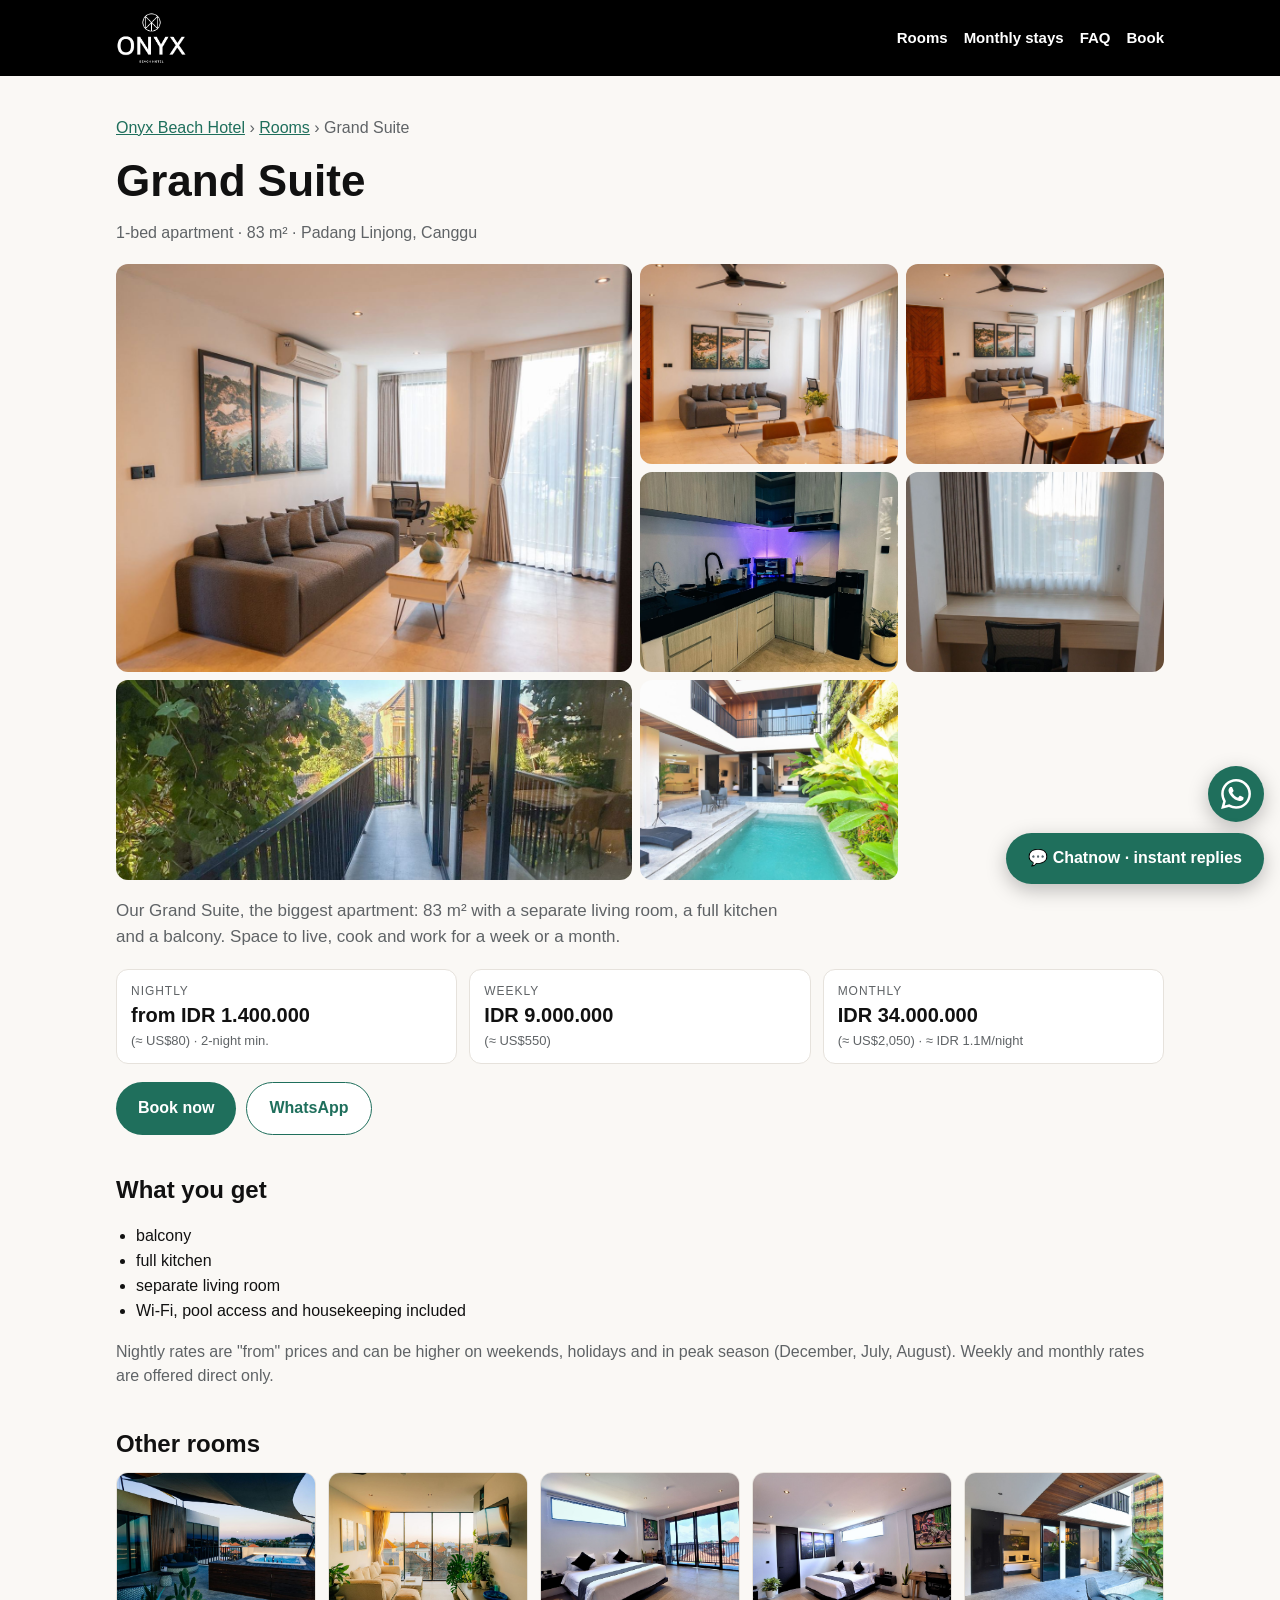
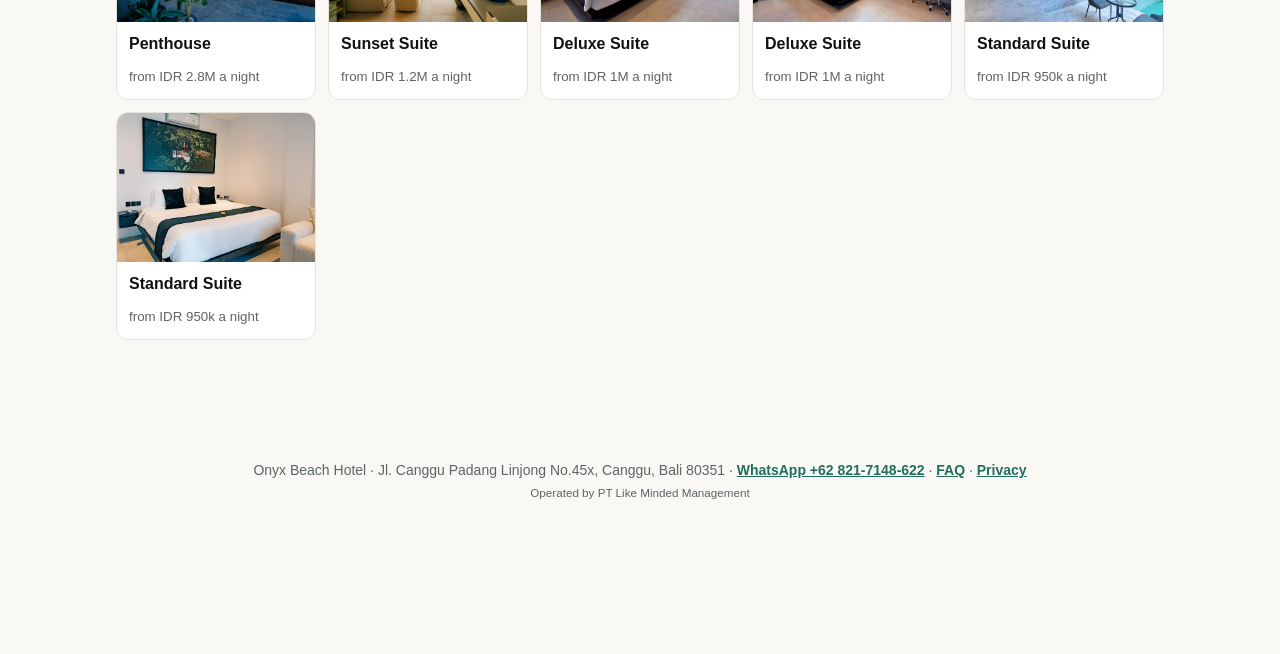
<file: rooms/201/index.html>
<!doctype html>
<html lang="en"><head>
<meta charset="utf-8"><meta name="viewport" content="width=device-width, initial-scale=1">
<title>Grand Suite · 1-bedroom apartment, 83 m² | Onyx Beach Hotel Canggu</title>
<meta name="description" content="Grand Suite at Onyx Beach Hotel, Canggu: balcony, full kitchen, separate living room. From IDR 1.400.000 a night; weekly IDR 9M, monthly IDR 34M.">
<meta property="og:title" content="Grand Suite · 1-bedroom apartment, 83 m² | Onyx Beach Hotel Canggu"><meta property="og:description" content="Grand Suite at Onyx Beach Hotel, Canggu: balcony, full kitchen, separate living room. From IDR 1.400.000 a night; weekly IDR 9M, monthly IDR 34M.">
<meta property="og:image" content="https://onyxbeachhotel.com/img/rooms/201/03.jpg"><meta property="og:url" content="https://onyxbeachhotel.com/rooms/201/"><meta property="og:type" content="website">
<link rel="canonical" href="https://onyxbeachhotel.com/rooms/201/">
<link rel="icon" type="image/png" href="/img/favicon-64.png"><link rel="apple-touch-icon" href="/img/apple-touch-icon.png">
<meta name="theme-color" content="#000000">
<script async src="https://www.googletagmanager.com/gtag/js?id=G-45E932V824"></script>
<script>window.dataLayer=window.dataLayer||[];function gtag(){dataLayer.push(arguments)}gtag('js',new Date());gtag('config','G-45E932V824');
document.addEventListener('click',function(e){var a=e.target.closest&&e.target.closest('a');if(!a)return;var h=a.href||'';
var ev=/cloudbeds\.com\/.*reservation/.test(h)?'book_now':/wa\.me\//.test(h)?'whatsapp_click':/workers\.dev\/book/.test(h)?'book_page':null;
if(ev)gtag('event',ev,{link_url:h,page:location.pathname});});</script>
<link rel="stylesheet" href="/css/site.css">
<script type="application/ld+json">{"@context": "https://schema.org", "@type": "HotelRoom", "name": "Grand Suite", "description": "Our Grand Suite, the biggest apartment: 83 m² with a separate living room, a full kitchen and a balcony. Space to live, cook and work for a week or a month.", "floorSize": {"@type": "QuantitativeValue", "value": 83, "unitCode": "MTK"}, "image": ["https://onyxbeachhotel.com/img/rooms/201/03.jpg", "https://onyxbeachhotel.com/img/rooms/201/01.jpg", "https://onyxbeachhotel.com/img/rooms/201/02.jpg", "https://onyxbeachhotel.com/img/rooms/201/04.jpg", "https://onyxbeachhotel.com/img/rooms/201/05.jpg"], "containedInPlace": {"@type": "Hotel", "name": "Onyx Beach Hotel", "url": "https://onyxbeachhotel.com/"}}</script>
</head><body>
<header class="top"><div class="in"><a href="/"><img src="/img/onyx-logo-white.png" alt="Onyx Beach Hotel"></a>
<nav><a href="/#units">Rooms</a><a href="/long-stays/">Monthly stays</a><a href="/faq/">FAQ</a><a href="/#book">Book</a></nav></div></header>
<main>
<p class="meta"><a href="/">Onyx Beach Hotel</a> › <a href="/#units">Rooms</a> › Grand Suite</p>
<h1>Grand Suite</h1>
<p class="meta">1-bed apartment · 83&nbsp;m² · Padang Linjong, Canggu</p>
<div class="gal"><img src="/img/rooms/201/03.jpg" alt="Grand Suite, photo 1 of 7" loading="eager"><img src="/img/rooms/201/01.jpg" alt="Grand Suite, photo 2 of 7" loading="eager"><img src="/img/rooms/201/02.jpg" alt="Grand Suite, photo 3 of 7" loading="eager"><img src="/img/rooms/201/04.jpg" alt="Grand Suite, photo 4 of 7" loading="lazy"><img src="/img/rooms/201/05.jpg" alt="Grand Suite, photo 5 of 7" loading="lazy"><img src="/img/rooms/201/06.jpg" alt="Grand Suite, photo 6 of 7" loading="lazy"><img src="/img/rooms/201/07.jpg" alt="Grand Suite, photo 7 of 7" loading="lazy"></div>
<p class="swipe">Swipe for more photos → · tap one to enlarge</p>
<p class="lead">Our Grand Suite, the biggest apartment: 83 m² with a separate living room, a full kitchen and a balcony. Space to live, cook and work for a week or a month.</p>
<div class="prices">
  <div><span class="lbl">Nightly</span><span class="amt">from IDR 1.400.000</span><span class="sub">(≈ US$80) · 2-night min.</span></div>
  <div><span class="lbl">Weekly</span><span class="amt">IDR 9.000.000</span><span class="sub">(≈ US$550)</span></div>
  <div><span class="lbl">Monthly</span><span class="amt">IDR 34.000.000</span><span class="sub">(≈ US$2,050) · ≈ IDR 1.1M/night</span></div>
</div>
<div class="btns"><a class="btn" href="https://us2.cloudbeds.com/en/reservation/o2FIu3?currency=idr">Book now</a><a class="btn alt" href="https://wa.me/628217148622?text=Hi%20Onyx%2C%20I%27d%20like%20to%20book%20Grand%20Suite.%20Check-in%3A%20%E2%80%A6%20Check-out%3A%20%E2%80%A6%20Guests%3A%20%E2%80%A6">WhatsApp</a></div>
<h2>What you get</h2>
<ul class="feats"><li>balcony</li><li>full kitchen</li><li>separate living room</li><li>Wi-Fi, pool access and housekeeping included</li></ul>
<p class="meta">Nightly rates are "from" prices and can be higher on weekends, holidays and in peak season (December, July, August). Weekly and monthly rates are offered direct only.</p>
<h2>Other rooms</h2>
<div class="others"><a href="/rooms/401/"><img src="/img/rooms/401/01.jpg" alt="" loading="lazy"><span>Penthouse</span><small>from IDR 2.8M a night</small></a><a href="/rooms/203/"><img src="/img/rooms/203/01.jpg" alt="" loading="lazy"><span>Sunset Suite</span><small>from IDR 1.2M a night</small></a><a href="/rooms/202/"><img src="/img/rooms/202/01.jpg" alt="" loading="lazy"><span>Deluxe Suite</span><small>from IDR 1M a night</small></a><a href="/rooms/302/"><img src="/img/rooms/302/02.jpg" alt="" loading="lazy"><span>Deluxe Suite</span><small>from IDR 1M a night</small></a><a href="/rooms/101/"><img src="/img/rooms/101/04.jpg" alt="" loading="lazy"><span>Standard Suite</span><small>from IDR 950k a night</small></a><a href="/rooms/102/"><img src="/img/rooms/102/02.jpg" alt="" loading="lazy"><span>Standard Suite</span><small>from IDR 950k a night</small></a></div>
</main><script>
(function () {
  var imgs = [].slice.call(document.querySelectorAll('.gal img')), i = 0, box = null, x0 = null;
  function show() { box.querySelector('img').src = imgs[i].src; box.querySelector('.c').textContent = (i + 1) + ' / ' + imgs.length; }
  function go(d) { i = (i + d + imgs.length) % imgs.length; show(); }
  function close() { box.remove(); box = null; document.body.style.overflow = ''; }
  function open(n) {
    i = n; box = document.createElement('div'); box.className = 'lb'; box.setAttribute('role', 'dialog'); box.setAttribute('aria-label', 'Photo viewer');
    box.innerHTML = '<img alt=""><button class="x" aria-label="Close">×</button><button class="p" aria-label="Previous photo">‹</button><button class="n" aria-label="Next photo">›</button><div class="c"></div>';
    box.querySelector('.x').onclick = close; box.querySelector('.p').onclick = function () { go(-1); }; box.querySelector('.n').onclick = function () { go(1); };
    box.onclick = function (e) { if (e.target === box) close(); };
    box.addEventListener('touchstart', function (e) { x0 = e.touches[0].clientX; }, { passive: true });
    box.addEventListener('touchend', function (e) { if (x0 === null) return; var dx = e.changedTouches[0].clientX - x0; if (Math.abs(dx) > 40) go(dx < 0 ? 1 : -1); x0 = null; });
    document.body.appendChild(box); document.body.style.overflow = 'hidden'; show();
  }
  imgs.forEach(function (im, n) { im.addEventListener('click', function () { open(n); }); });
  document.addEventListener('keydown', function (e) { if (!box) return; if (e.key === 'Escape') close(); if (e.key === 'ArrowRight') go(1); if (e.key === 'ArrowLeft') go(-1); });
})();
</script><footer>Onyx Beach Hotel · Jl. Canggu Padang Linjong No.45x, Canggu, Bali 80351 · <a href="https://wa.me/628217148622?text=Hi%20Onyx">WhatsApp +62 821-7148-622</a> · <a href="/faq/">FAQ</a> · <a href="/privacy/">Privacy</a><br><small>Operated by PT Like Minded Management</small></footer>
<a class="wafab" href="https://wa.me/628217148622?text=Hi%20Onyx" aria-label="WhatsApp us"><svg viewBox="0 0 24 24" width="22" height="22" aria-hidden="true" fill="currentColor"><path d="M17.472 14.382c-.297-.149-1.758-.867-2.03-.967-.273-.099-.471-.148-.67.15-.197.297-.767.966-.94 1.164-.173.199-.347.223-.644.075-.297-.15-1.255-.463-2.39-1.475-.883-.788-1.48-1.761-1.653-2.059-.173-.297-.018-.458.13-.606.134-.133.298-.347.446-.52.149-.174.198-.298.298-.497.099-.198.05-.371-.025-.52-.075-.149-.669-1.612-.916-2.207-.242-.579-.487-.5-.669-.51-.173-.008-.371-.01-.57-.01-.198 0-.52.074-.792.372-.272.297-1.04 1.016-1.04 2.479 0 1.462 1.065 2.875 1.213 3.074.149.198 2.096 3.2 5.077 4.487.709.306 1.262.489 1.694.625.712.227 1.36.195 1.871.118.571-.085 1.758-.719 2.006-1.413.248-.694.248-1.289.173-1.413-.074-.124-.272-.198-.57-.347m-5.421 7.403h-.004a9.87 9.87 0 01-5.031-1.378l-.361-.214-3.741.982.998-3.648-.235-.374a9.86 9.86 0 01-1.51-5.26c.001-5.45 4.436-9.884 9.888-9.884 2.64 0 5.122 1.03 6.988 2.898a9.825 9.825 0 012.893 6.994c-.003 5.45-4.437 9.884-9.885 9.884m8.413-18.297A11.815 11.815 0 0012.05 0C5.495 0 .16 5.335.157 11.892c0 2.096.547 4.142 1.588 5.945L.057 24l6.305-1.654a11.882 11.882 0 005.683 1.448h.005c6.554 0 11.89-5.335 11.893-11.893a11.821 11.821 0 00-3.48-8.413z"/></svg></a>
<a class="btn float" href="https://onyx-whatsapp.onyxbeachhotel.workers.dev/book?chat=1" aria-label="Chat with us: instant replies, 24/7">💬 Chat<span class="fl-x"> now · instant replies</span></a>
</body></html>
</file>
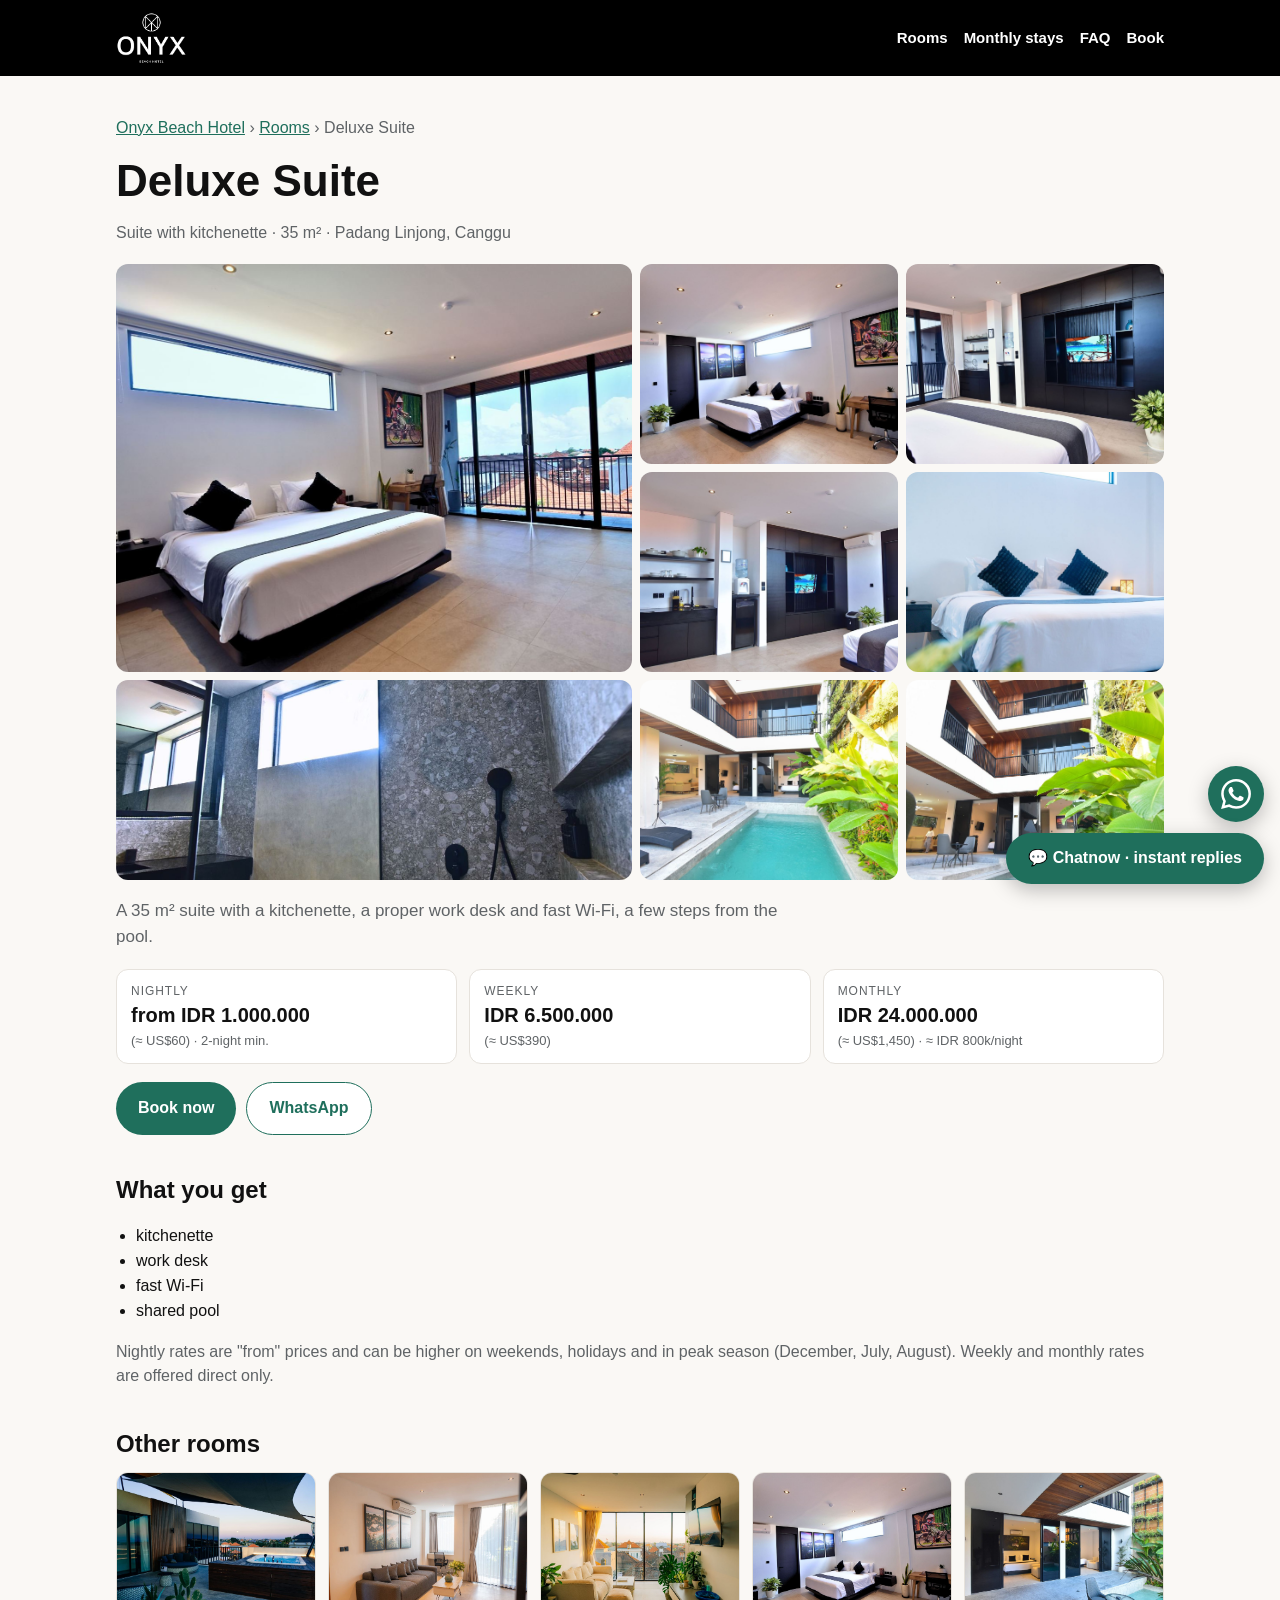
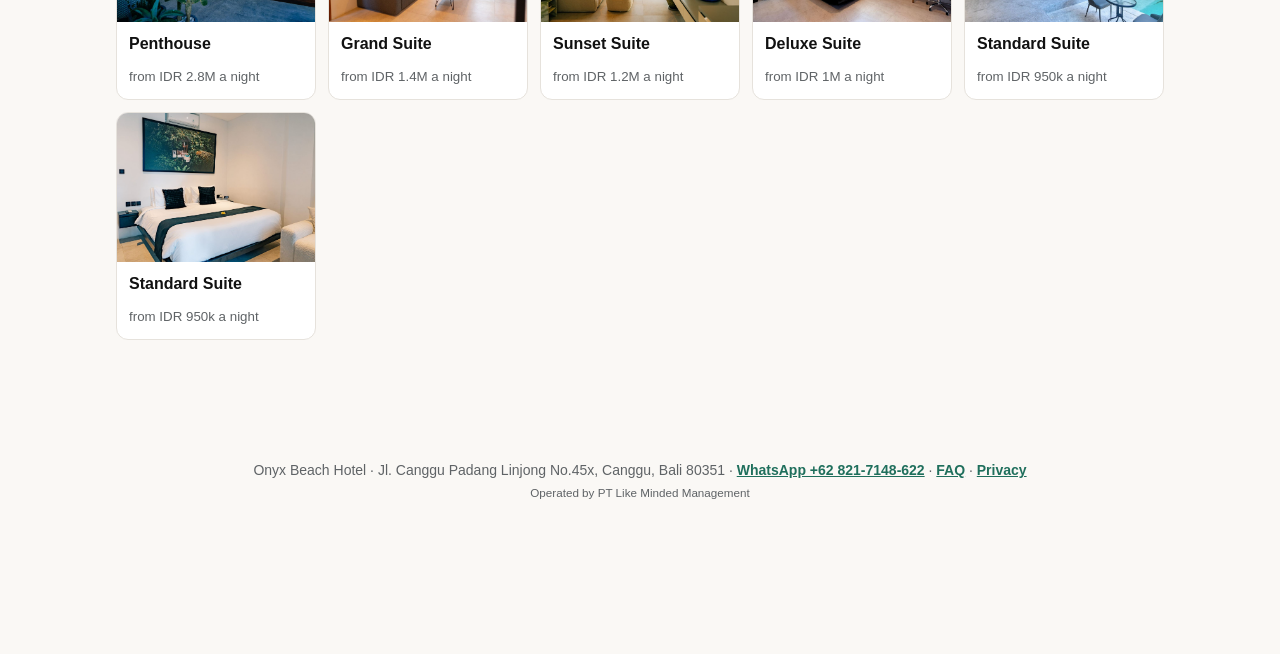
<file: rooms/202/index.html>
<!doctype html>
<html lang="en"><head>
<meta charset="utf-8"><meta name="viewport" content="width=device-width, initial-scale=1">
<title>Deluxe Suite · Suite with kitchenette, 35 m² | Onyx Beach Hotel Canggu</title>
<meta name="description" content="Deluxe Suite at Onyx Beach Hotel, Canggu: kitchenette, work desk, fast Wi-Fi, shared pool. From IDR 1.000.000 a night; weekly IDR 6.5M, monthly IDR 24M.">
<meta property="og:title" content="Deluxe Suite · Suite with kitchenette, 35 m² | Onyx Beach Hotel Canggu"><meta property="og:description" content="Deluxe Suite at Onyx Beach Hotel, Canggu: kitchenette, work desk, fast Wi-Fi, shared pool. From IDR 1.000.000 a night; weekly IDR 6.5M, monthly IDR 24M.">
<meta property="og:image" content="https://onyxbeachhotel.com/img/rooms/202/01.jpg"><meta property="og:url" content="https://onyxbeachhotel.com/rooms/202/"><meta property="og:type" content="website">
<link rel="canonical" href="https://onyxbeachhotel.com/rooms/202/">
<link rel="icon" type="image/png" href="/img/favicon-64.png"><link rel="apple-touch-icon" href="/img/apple-touch-icon.png">
<meta name="theme-color" content="#000000">
<script async src="https://www.googletagmanager.com/gtag/js?id=G-45E932V824"></script>
<script>window.dataLayer=window.dataLayer||[];function gtag(){dataLayer.push(arguments)}gtag('js',new Date());gtag('config','G-45E932V824');
document.addEventListener('click',function(e){var a=e.target.closest&&e.target.closest('a');if(!a)return;var h=a.href||'';
var ev=/cloudbeds\.com\/.*reservation/.test(h)?'book_now':/wa\.me\//.test(h)?'whatsapp_click':/workers\.dev\/book/.test(h)?'book_page':null;
if(ev)gtag('event',ev,{link_url:h,page:location.pathname});});</script>
<link rel="stylesheet" href="/css/site.css">
<script type="application/ld+json">{"@context": "https://schema.org", "@type": "HotelRoom", "name": "Deluxe Suite", "description": "A 35 m² suite with a kitchenette, a proper work desk and fast Wi-Fi, a few steps from the pool.", "floorSize": {"@type": "QuantitativeValue", "value": 35, "unitCode": "MTK"}, "image": ["https://onyxbeachhotel.com/img/rooms/202/01.jpg", "https://onyxbeachhotel.com/img/rooms/202/02.jpg", "https://onyxbeachhotel.com/img/rooms/202/03.jpg", "https://onyxbeachhotel.com/img/rooms/202/04.jpg", "https://onyxbeachhotel.com/img/rooms/202/05.jpg"], "containedInPlace": {"@type": "Hotel", "name": "Onyx Beach Hotel", "url": "https://onyxbeachhotel.com/"}}</script>
</head><body>
<header class="top"><div class="in"><a href="/"><img src="/img/onyx-logo-white.png" alt="Onyx Beach Hotel"></a>
<nav><a href="/#units">Rooms</a><a href="/long-stays/">Monthly stays</a><a href="/faq/">FAQ</a><a href="/#book">Book</a></nav></div></header>
<main>
<p class="meta"><a href="/">Onyx Beach Hotel</a> › <a href="/#units">Rooms</a> › Deluxe Suite</p>
<h1>Deluxe Suite</h1>
<p class="meta">Suite with kitchenette · 35&nbsp;m² · Padang Linjong, Canggu</p>
<div class="gal"><img src="/img/rooms/202/01.jpg" alt="Deluxe Suite, photo 1 of 8" loading="eager"><img src="/img/rooms/202/02.jpg" alt="Deluxe Suite, photo 2 of 8" loading="eager"><img src="/img/rooms/202/03.jpg" alt="Deluxe Suite, photo 3 of 8" loading="eager"><img src="/img/rooms/202/04.jpg" alt="Deluxe Suite, photo 4 of 8" loading="lazy"><img src="/img/rooms/202/05.jpg" alt="Deluxe Suite, photo 5 of 8" loading="lazy"><img src="/img/rooms/202/06.jpg" alt="Deluxe Suite, photo 6 of 8" loading="lazy"><img src="/img/rooms/202/07.jpg" alt="Deluxe Suite, photo 7 of 8" loading="lazy"><img src="/img/rooms/202/08.jpg" alt="Deluxe Suite, photo 8 of 8" loading="lazy"></div>
<p class="swipe">Swipe for more photos → · tap one to enlarge</p>
<p class="lead">A 35 m² suite with a kitchenette, a proper work desk and fast Wi-Fi, a few steps from the pool.</p>
<div class="prices">
  <div><span class="lbl">Nightly</span><span class="amt">from IDR 1.000.000</span><span class="sub">(≈ US$60) · 2-night min.</span></div>
  <div><span class="lbl">Weekly</span><span class="amt">IDR 6.500.000</span><span class="sub">(≈ US$390)</span></div>
  <div><span class="lbl">Monthly</span><span class="amt">IDR 24.000.000</span><span class="sub">(≈ US$1,450) · ≈ IDR 800k/night</span></div>
</div>
<div class="btns"><a class="btn" href="https://us2.cloudbeds.com/en/reservation/o2FIu3?currency=idr">Book now</a><a class="btn alt" href="https://wa.me/628217148622?text=Hi%20Onyx%2C%20I%27d%20like%20to%20book%20Deluxe%20Suite.%20Check-in%3A%20%E2%80%A6%20Check-out%3A%20%E2%80%A6%20Guests%3A%20%E2%80%A6">WhatsApp</a></div>
<h2>What you get</h2>
<ul class="feats"><li>kitchenette</li><li>work desk</li><li>fast Wi-Fi</li><li>shared pool</li></ul>
<p class="meta">Nightly rates are "from" prices and can be higher on weekends, holidays and in peak season (December, July, August). Weekly and monthly rates are offered direct only.</p>
<h2>Other rooms</h2>
<div class="others"><a href="/rooms/401/"><img src="/img/rooms/401/01.jpg" alt="" loading="lazy"><span>Penthouse</span><small>from IDR 2.8M a night</small></a><a href="/rooms/201/"><img src="/img/rooms/201/03.jpg" alt="" loading="lazy"><span>Grand Suite</span><small>from IDR 1.4M a night</small></a><a href="/rooms/203/"><img src="/img/rooms/203/01.jpg" alt="" loading="lazy"><span>Sunset Suite</span><small>from IDR 1.2M a night</small></a><a href="/rooms/302/"><img src="/img/rooms/302/02.jpg" alt="" loading="lazy"><span>Deluxe Suite</span><small>from IDR 1M a night</small></a><a href="/rooms/101/"><img src="/img/rooms/101/04.jpg" alt="" loading="lazy"><span>Standard Suite</span><small>from IDR 950k a night</small></a><a href="/rooms/102/"><img src="/img/rooms/102/02.jpg" alt="" loading="lazy"><span>Standard Suite</span><small>from IDR 950k a night</small></a></div>
</main><script>
(function () {
  var imgs = [].slice.call(document.querySelectorAll('.gal img')), i = 0, box = null, x0 = null;
  function show() { box.querySelector('img').src = imgs[i].src; box.querySelector('.c').textContent = (i + 1) + ' / ' + imgs.length; }
  function go(d) { i = (i + d + imgs.length) % imgs.length; show(); }
  function close() { box.remove(); box = null; document.body.style.overflow = ''; }
  function open(n) {
    i = n; box = document.createElement('div'); box.className = 'lb'; box.setAttribute('role', 'dialog'); box.setAttribute('aria-label', 'Photo viewer');
    box.innerHTML = '<img alt=""><button class="x" aria-label="Close">×</button><button class="p" aria-label="Previous photo">‹</button><button class="n" aria-label="Next photo">›</button><div class="c"></div>';
    box.querySelector('.x').onclick = close; box.querySelector('.p').onclick = function () { go(-1); }; box.querySelector('.n').onclick = function () { go(1); };
    box.onclick = function (e) { if (e.target === box) close(); };
    box.addEventListener('touchstart', function (e) { x0 = e.touches[0].clientX; }, { passive: true });
    box.addEventListener('touchend', function (e) { if (x0 === null) return; var dx = e.changedTouches[0].clientX - x0; if (Math.abs(dx) > 40) go(dx < 0 ? 1 : -1); x0 = null; });
    document.body.appendChild(box); document.body.style.overflow = 'hidden'; show();
  }
  imgs.forEach(function (im, n) { im.addEventListener('click', function () { open(n); }); });
  document.addEventListener('keydown', function (e) { if (!box) return; if (e.key === 'Escape') close(); if (e.key === 'ArrowRight') go(1); if (e.key === 'ArrowLeft') go(-1); });
})();
</script><footer>Onyx Beach Hotel · Jl. Canggu Padang Linjong No.45x, Canggu, Bali 80351 · <a href="https://wa.me/628217148622?text=Hi%20Onyx">WhatsApp +62 821-7148-622</a> · <a href="/faq/">FAQ</a> · <a href="/privacy/">Privacy</a><br><small>Operated by PT Like Minded Management</small></footer>
<a class="wafab" href="https://wa.me/628217148622?text=Hi%20Onyx" aria-label="WhatsApp us"><svg viewBox="0 0 24 24" width="22" height="22" aria-hidden="true" fill="currentColor"><path d="M17.472 14.382c-.297-.149-1.758-.867-2.03-.967-.273-.099-.471-.148-.67.15-.197.297-.767.966-.94 1.164-.173.199-.347.223-.644.075-.297-.15-1.255-.463-2.39-1.475-.883-.788-1.48-1.761-1.653-2.059-.173-.297-.018-.458.13-.606.134-.133.298-.347.446-.52.149-.174.198-.298.298-.497.099-.198.05-.371-.025-.52-.075-.149-.669-1.612-.916-2.207-.242-.579-.487-.5-.669-.51-.173-.008-.371-.01-.57-.01-.198 0-.52.074-.792.372-.272.297-1.04 1.016-1.04 2.479 0 1.462 1.065 2.875 1.213 3.074.149.198 2.096 3.2 5.077 4.487.709.306 1.262.489 1.694.625.712.227 1.36.195 1.871.118.571-.085 1.758-.719 2.006-1.413.248-.694.248-1.289.173-1.413-.074-.124-.272-.198-.57-.347m-5.421 7.403h-.004a9.87 9.87 0 01-5.031-1.378l-.361-.214-3.741.982.998-3.648-.235-.374a9.86 9.86 0 01-1.51-5.26c.001-5.45 4.436-9.884 9.888-9.884 2.64 0 5.122 1.03 6.988 2.898a9.825 9.825 0 012.893 6.994c-.003 5.45-4.437 9.884-9.885 9.884m8.413-18.297A11.815 11.815 0 0012.05 0C5.495 0 .16 5.335.157 11.892c0 2.096.547 4.142 1.588 5.945L.057 24l6.305-1.654a11.882 11.882 0 005.683 1.448h.005c6.554 0 11.89-5.335 11.893-11.893a11.821 11.821 0 00-3.48-8.413z"/></svg></a>
<a class="btn float" href="https://onyx-whatsapp.onyxbeachhotel.workers.dev/book?chat=1" aria-label="Chat with us: instant replies, 24/7">💬 Chat<span class="fl-x"> now · instant replies</span></a>
</body></html>
</file>
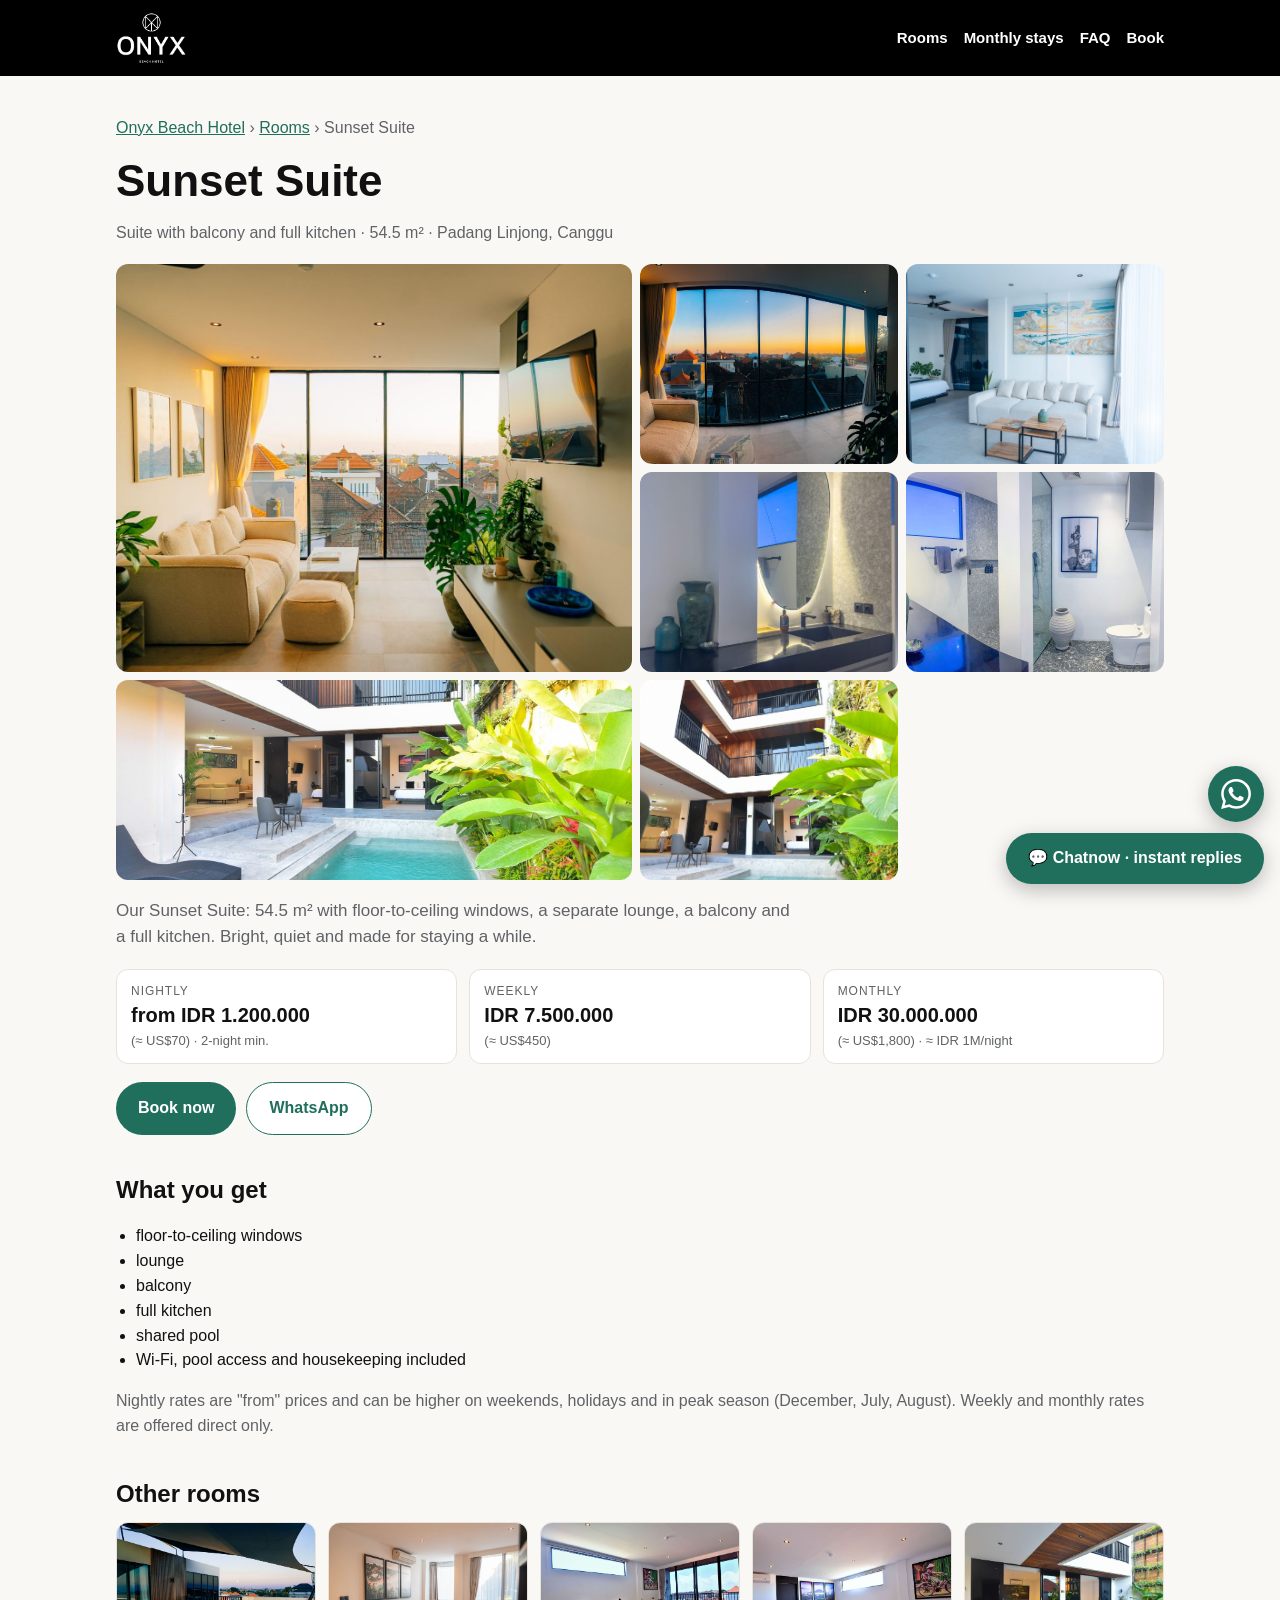
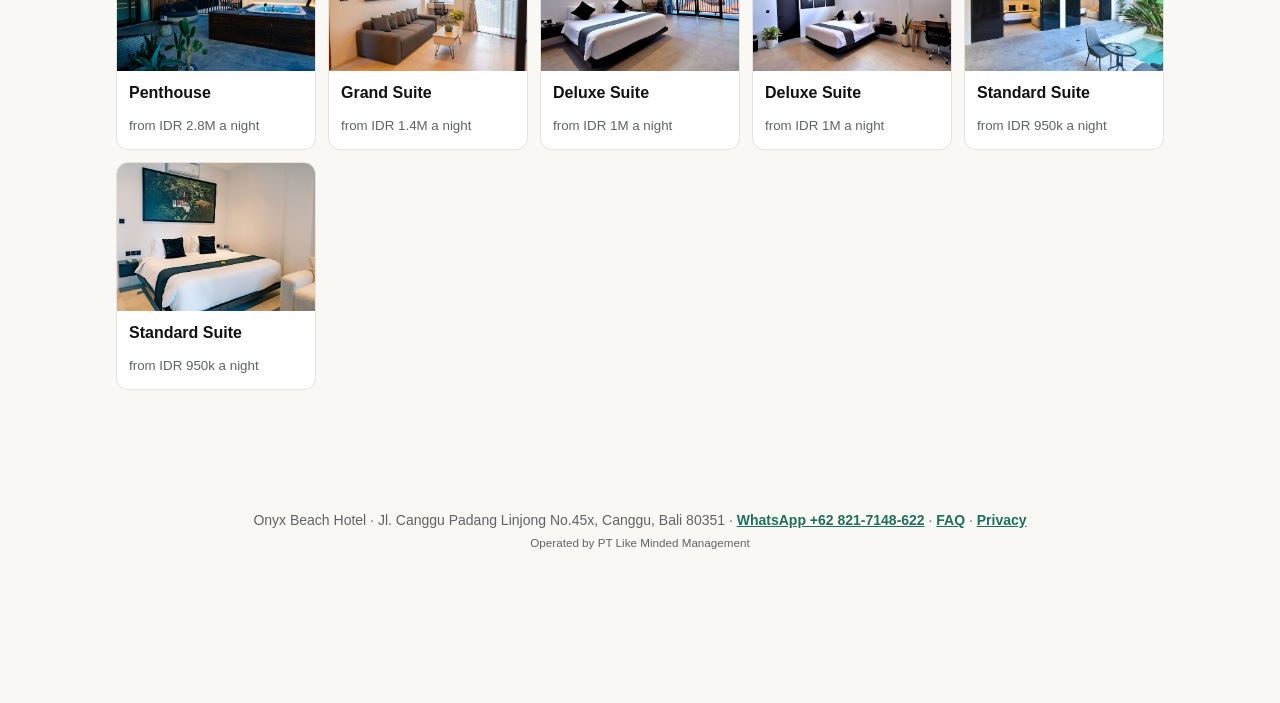
<file: rooms/203/index.html>
<!doctype html>
<html lang="en"><head>
<meta charset="utf-8"><meta name="viewport" content="width=device-width, initial-scale=1">
<title>Sunset Suite · Suite with balcony and full kitchen, 54.5 m² | Onyx Beach Hotel Canggu</title>
<meta name="description" content="Sunset Suite at Onyx Beach Hotel, Canggu: floor-to-ceiling windows, lounge, balcony, full kitchen, shared pool. From IDR 1.200.000 a night; weekly IDR 7.5M, monthly IDR 30M.">
<meta property="og:title" content="Sunset Suite · Suite with balcony and full kitchen, 54.5 m² | Onyx Beach Hotel Canggu"><meta property="og:description" content="Sunset Suite at Onyx Beach Hotel, Canggu: floor-to-ceiling windows, lounge, balcony, full kitchen, shared pool. From IDR 1.200.000 a night; weekly IDR 7.5M, monthly IDR 30M.">
<meta property="og:image" content="https://onyxbeachhotel.com/img/rooms/203/01.jpg"><meta property="og:url" content="https://onyxbeachhotel.com/rooms/203/"><meta property="og:type" content="website">
<link rel="canonical" href="https://onyxbeachhotel.com/rooms/203/">
<link rel="icon" type="image/png" href="/img/favicon-64.png"><link rel="apple-touch-icon" href="/img/apple-touch-icon.png">
<meta name="theme-color" content="#000000">
<script async src="https://www.googletagmanager.com/gtag/js?id=G-45E932V824"></script>
<script>window.dataLayer=window.dataLayer||[];function gtag(){dataLayer.push(arguments)}gtag('js',new Date());gtag('config','G-45E932V824');
document.addEventListener('click',function(e){var a=e.target.closest&&e.target.closest('a');if(!a)return;var h=a.href||'';
var ev=/cloudbeds\.com\/.*reservation/.test(h)?'book_now':/wa\.me\//.test(h)?'whatsapp_click':/workers\.dev\/book/.test(h)?'book_page':null;
if(ev)gtag('event',ev,{link_url:h,page:location.pathname});});</script>
<link rel="stylesheet" href="/css/site.css">
<script type="application/ld+json">{"@context": "https://schema.org", "@type": "HotelRoom", "name": "Sunset Suite", "description": "Our Sunset Suite: 54.5 m² with floor-to-ceiling windows, a separate lounge, a balcony and a full kitchen. Bright, quiet and made for staying a while.", "floorSize": {"@type": "QuantitativeValue", "value": 54.5, "unitCode": "MTK"}, "image": ["https://onyxbeachhotel.com/img/rooms/203/01.jpg", "https://onyxbeachhotel.com/img/rooms/203/02.jpg", "https://onyxbeachhotel.com/img/rooms/203/03.jpg", "https://onyxbeachhotel.com/img/rooms/203/04.jpg", "https://onyxbeachhotel.com/img/rooms/203/05.jpg"], "containedInPlace": {"@type": "Hotel", "name": "Onyx Beach Hotel", "url": "https://onyxbeachhotel.com/"}}</script>
</head><body>
<header class="top"><div class="in"><a href="/"><img src="/img/onyx-logo-white.png" alt="Onyx Beach Hotel"></a>
<nav><a href="/#units">Rooms</a><a href="/long-stays/">Monthly stays</a><a href="/faq/">FAQ</a><a href="/#book">Book</a></nav></div></header>
<main>
<p class="meta"><a href="/">Onyx Beach Hotel</a> › <a href="/#units">Rooms</a> › Sunset Suite</p>
<h1>Sunset Suite</h1>
<p class="meta">Suite with balcony and full kitchen · 54.5&nbsp;m² · Padang Linjong, Canggu</p>
<div class="gal"><img src="/img/rooms/203/01.jpg" alt="Sunset Suite, photo 1 of 7" loading="eager"><img src="/img/rooms/203/02.jpg" alt="Sunset Suite, photo 2 of 7" loading="eager"><img src="/img/rooms/203/03.jpg" alt="Sunset Suite, photo 3 of 7" loading="eager"><img src="/img/rooms/203/04.jpg" alt="Sunset Suite, photo 4 of 7" loading="lazy"><img src="/img/rooms/203/05.jpg" alt="Sunset Suite, photo 5 of 7" loading="lazy"><img src="/img/rooms/203/06.jpg" alt="Sunset Suite, photo 6 of 7" loading="lazy"><img src="/img/rooms/203/07.jpg" alt="Sunset Suite, photo 7 of 7" loading="lazy"></div>
<p class="swipe">Swipe for more photos → · tap one to enlarge</p>
<p class="lead">Our Sunset Suite: 54.5 m² with floor-to-ceiling windows, a separate lounge, a balcony and a full kitchen. Bright, quiet and made for staying a while.</p>
<div class="prices">
  <div><span class="lbl">Nightly</span><span class="amt">from IDR 1.200.000</span><span class="sub">(≈ US$70) · 2-night min.</span></div>
  <div><span class="lbl">Weekly</span><span class="amt">IDR 7.500.000</span><span class="sub">(≈ US$450)</span></div>
  <div><span class="lbl">Monthly</span><span class="amt">IDR 30.000.000</span><span class="sub">(≈ US$1,800) · ≈ IDR 1M/night</span></div>
</div>
<div class="btns"><a class="btn" href="https://us2.cloudbeds.com/en/reservation/o2FIu3?currency=idr">Book now</a><a class="btn alt" href="https://wa.me/628217148622?text=Hi%20Onyx%2C%20I%27d%20like%20to%20book%20Sunset%20Suite.%20Check-in%3A%20%E2%80%A6%20Check-out%3A%20%E2%80%A6%20Guests%3A%20%E2%80%A6">WhatsApp</a></div>
<h2>What you get</h2>
<ul class="feats"><li>floor-to-ceiling windows</li><li>lounge</li><li>balcony</li><li>full kitchen</li><li>shared pool</li><li>Wi-Fi, pool access and housekeeping included</li></ul>
<p class="meta">Nightly rates are "from" prices and can be higher on weekends, holidays and in peak season (December, July, August). Weekly and monthly rates are offered direct only.</p>
<h2>Other rooms</h2>
<div class="others"><a href="/rooms/401/"><img src="/img/rooms/401/01.jpg" alt="" loading="lazy"><span>Penthouse</span><small>from IDR 2.8M a night</small></a><a href="/rooms/201/"><img src="/img/rooms/201/03.jpg" alt="" loading="lazy"><span>Grand Suite</span><small>from IDR 1.4M a night</small></a><a href="/rooms/202/"><img src="/img/rooms/202/01.jpg" alt="" loading="lazy"><span>Deluxe Suite</span><small>from IDR 1M a night</small></a><a href="/rooms/302/"><img src="/img/rooms/302/02.jpg" alt="" loading="lazy"><span>Deluxe Suite</span><small>from IDR 1M a night</small></a><a href="/rooms/101/"><img src="/img/rooms/101/04.jpg" alt="" loading="lazy"><span>Standard Suite</span><small>from IDR 950k a night</small></a><a href="/rooms/102/"><img src="/img/rooms/102/02.jpg" alt="" loading="lazy"><span>Standard Suite</span><small>from IDR 950k a night</small></a></div>
</main><script>
(function () {
  var imgs = [].slice.call(document.querySelectorAll('.gal img')), i = 0, box = null, x0 = null;
  function show() { box.querySelector('img').src = imgs[i].src; box.querySelector('.c').textContent = (i + 1) + ' / ' + imgs.length; }
  function go(d) { i = (i + d + imgs.length) % imgs.length; show(); }
  function close() { box.remove(); box = null; document.body.style.overflow = ''; }
  function open(n) {
    i = n; box = document.createElement('div'); box.className = 'lb'; box.setAttribute('role', 'dialog'); box.setAttribute('aria-label', 'Photo viewer');
    box.innerHTML = '<img alt=""><button class="x" aria-label="Close">×</button><button class="p" aria-label="Previous photo">‹</button><button class="n" aria-label="Next photo">›</button><div class="c"></div>';
    box.querySelector('.x').onclick = close; box.querySelector('.p').onclick = function () { go(-1); }; box.querySelector('.n').onclick = function () { go(1); };
    box.onclick = function (e) { if (e.target === box) close(); };
    box.addEventListener('touchstart', function (e) { x0 = e.touches[0].clientX; }, { passive: true });
    box.addEventListener('touchend', function (e) { if (x0 === null) return; var dx = e.changedTouches[0].clientX - x0; if (Math.abs(dx) > 40) go(dx < 0 ? 1 : -1); x0 = null; });
    document.body.appendChild(box); document.body.style.overflow = 'hidden'; show();
  }
  imgs.forEach(function (im, n) { im.addEventListener('click', function () { open(n); }); });
  document.addEventListener('keydown', function (e) { if (!box) return; if (e.key === 'Escape') close(); if (e.key === 'ArrowRight') go(1); if (e.key === 'ArrowLeft') go(-1); });
})();
</script><footer>Onyx Beach Hotel · Jl. Canggu Padang Linjong No.45x, Canggu, Bali 80351 · <a href="https://wa.me/628217148622?text=Hi%20Onyx">WhatsApp +62 821-7148-622</a> · <a href="/faq/">FAQ</a> · <a href="/privacy/">Privacy</a><br><small>Operated by PT Like Minded Management</small></footer>
<a class="wafab" href="https://wa.me/628217148622?text=Hi%20Onyx" aria-label="WhatsApp us"><svg viewBox="0 0 24 24" width="22" height="22" aria-hidden="true" fill="currentColor"><path d="M17.472 14.382c-.297-.149-1.758-.867-2.03-.967-.273-.099-.471-.148-.67.15-.197.297-.767.966-.94 1.164-.173.199-.347.223-.644.075-.297-.15-1.255-.463-2.39-1.475-.883-.788-1.48-1.761-1.653-2.059-.173-.297-.018-.458.13-.606.134-.133.298-.347.446-.52.149-.174.198-.298.298-.497.099-.198.05-.371-.025-.52-.075-.149-.669-1.612-.916-2.207-.242-.579-.487-.5-.669-.51-.173-.008-.371-.01-.57-.01-.198 0-.52.074-.792.372-.272.297-1.04 1.016-1.04 2.479 0 1.462 1.065 2.875 1.213 3.074.149.198 2.096 3.2 5.077 4.487.709.306 1.262.489 1.694.625.712.227 1.36.195 1.871.118.571-.085 1.758-.719 2.006-1.413.248-.694.248-1.289.173-1.413-.074-.124-.272-.198-.57-.347m-5.421 7.403h-.004a9.87 9.87 0 01-5.031-1.378l-.361-.214-3.741.982.998-3.648-.235-.374a9.86 9.86 0 01-1.51-5.26c.001-5.45 4.436-9.884 9.888-9.884 2.64 0 5.122 1.03 6.988 2.898a9.825 9.825 0 012.893 6.994c-.003 5.45-4.437 9.884-9.885 9.884m8.413-18.297A11.815 11.815 0 0012.05 0C5.495 0 .16 5.335.157 11.892c0 2.096.547 4.142 1.588 5.945L.057 24l6.305-1.654a11.882 11.882 0 005.683 1.448h.005c6.554 0 11.89-5.335 11.893-11.893a11.821 11.821 0 00-3.48-8.413z"/></svg></a>
<a class="btn float" href="https://onyx-whatsapp.onyxbeachhotel.workers.dev/book?chat=1" aria-label="Chat with us: instant replies, 24/7">💬 Chat<span class="fl-x"> now · instant replies</span></a>
</body></html>
</file>
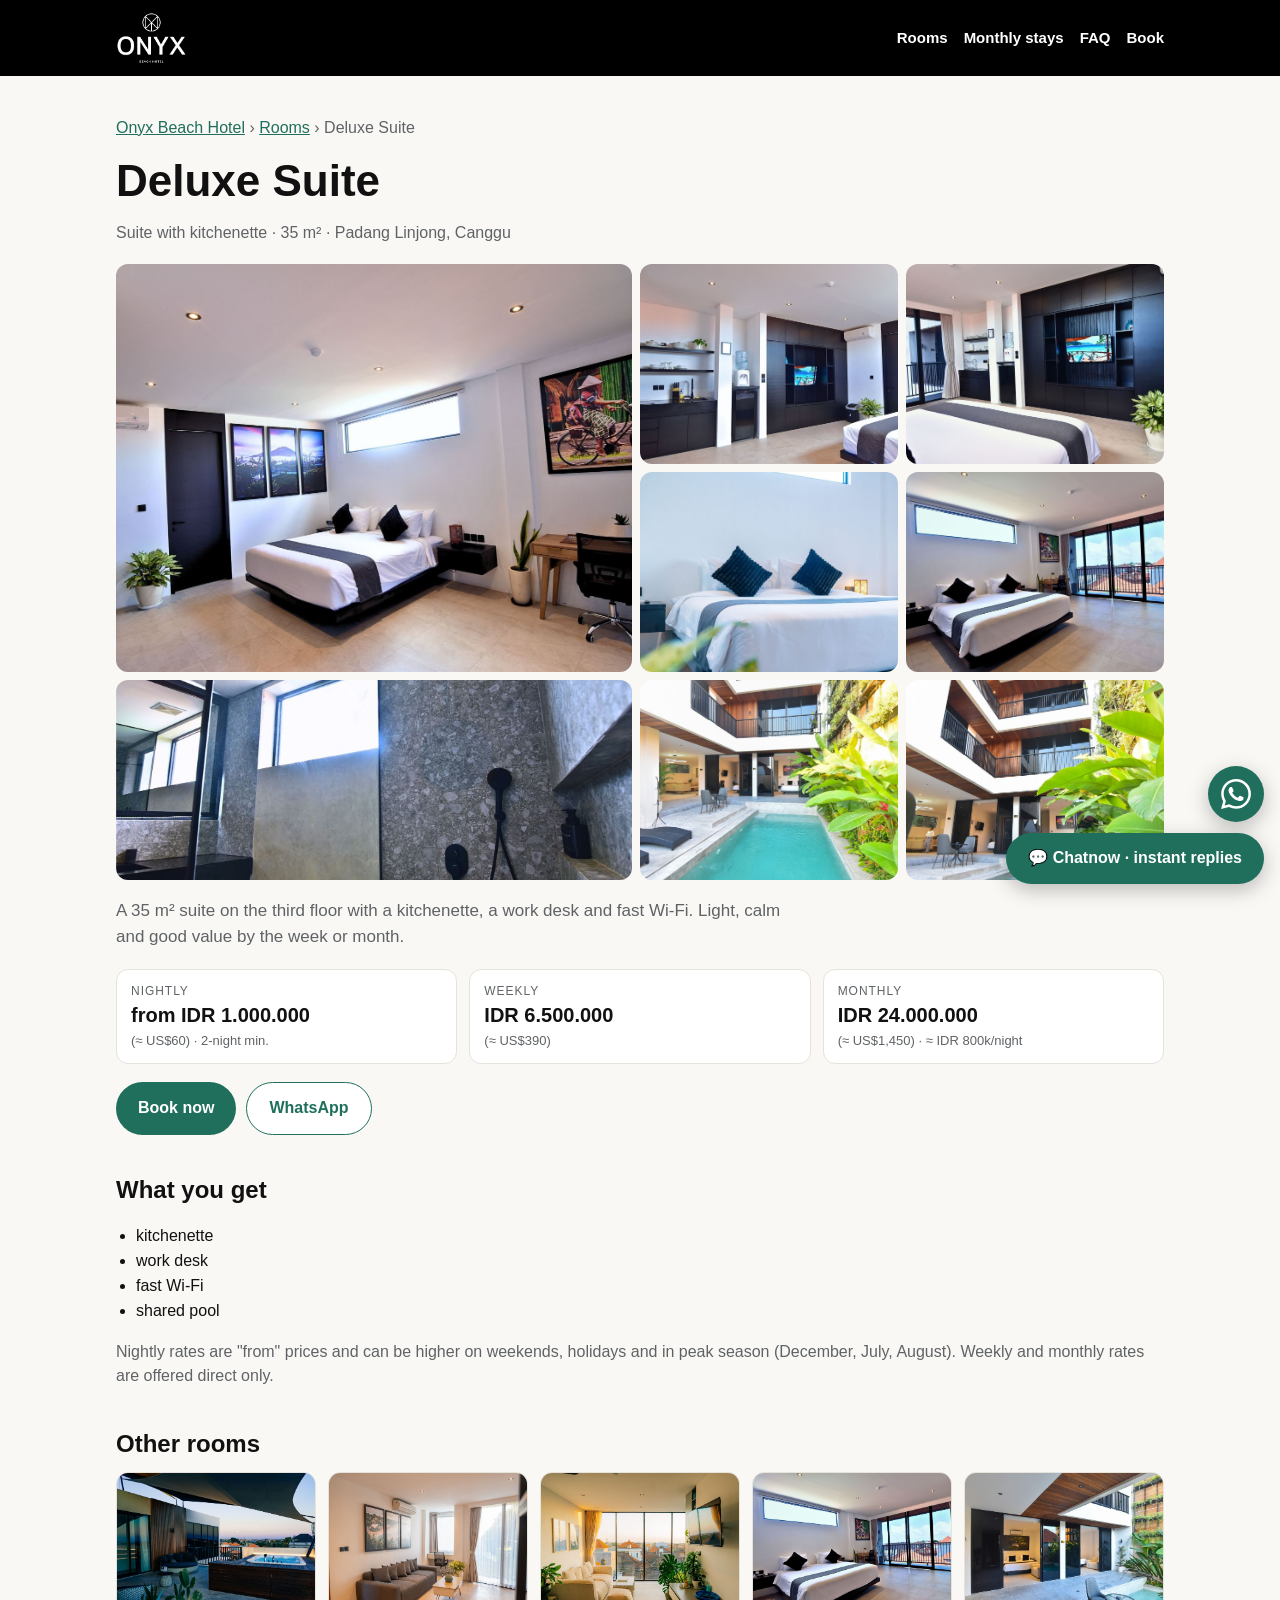
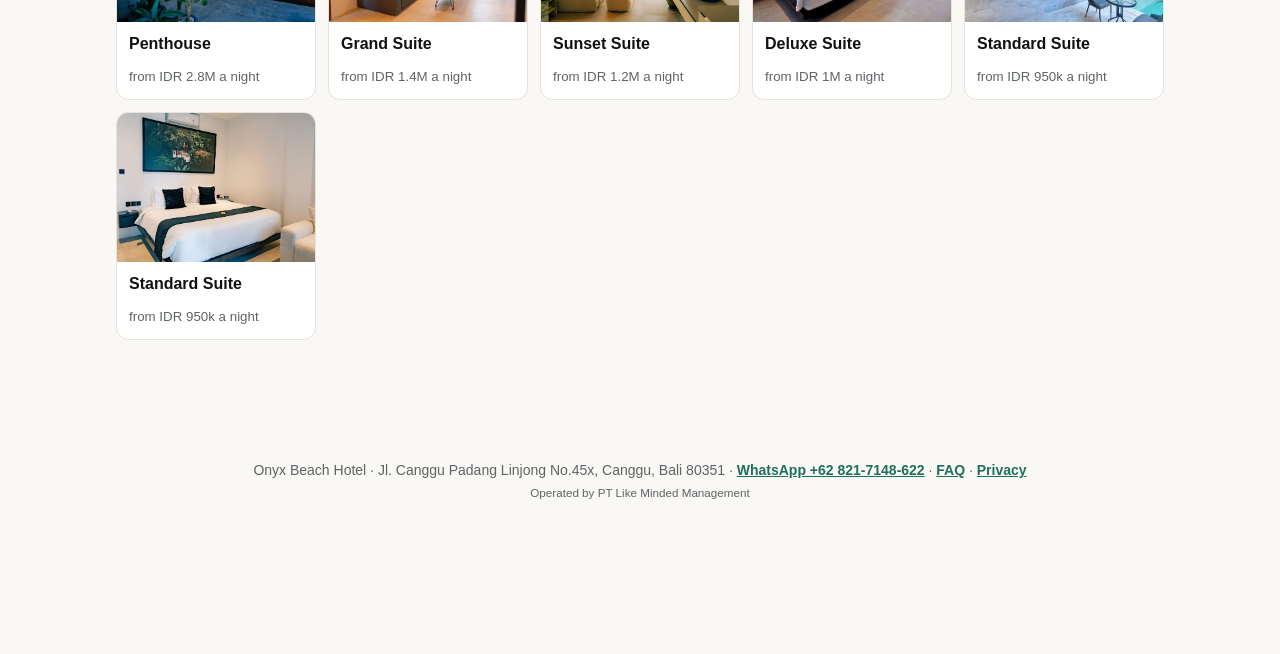
<file: rooms/302/index.html>
<!doctype html>
<html lang="en"><head>
<meta charset="utf-8"><meta name="viewport" content="width=device-width, initial-scale=1">
<title>Deluxe Suite · Suite with kitchenette, 35 m² | Onyx Beach Hotel Canggu</title>
<meta name="description" content="Deluxe Suite at Onyx Beach Hotel, Canggu: kitchenette, work desk, fast Wi-Fi, shared pool. From IDR 1.000.000 a night; weekly IDR 6.5M, monthly IDR 24M.">
<meta property="og:title" content="Deluxe Suite · Suite with kitchenette, 35 m² | Onyx Beach Hotel Canggu"><meta property="og:description" content="Deluxe Suite at Onyx Beach Hotel, Canggu: kitchenette, work desk, fast Wi-Fi, shared pool. From IDR 1.000.000 a night; weekly IDR 6.5M, monthly IDR 24M.">
<meta property="og:image" content="https://onyxbeachhotel.com/img/rooms/302/02.jpg"><meta property="og:url" content="https://onyxbeachhotel.com/rooms/302/"><meta property="og:type" content="website">
<link rel="canonical" href="https://onyxbeachhotel.com/rooms/302/">
<link rel="icon" type="image/png" href="/img/favicon-64.png"><link rel="apple-touch-icon" href="/img/apple-touch-icon.png">
<meta name="theme-color" content="#000000">
<script async src="https://www.googletagmanager.com/gtag/js?id=G-45E932V824"></script>
<script>window.dataLayer=window.dataLayer||[];function gtag(){dataLayer.push(arguments)}gtag('js',new Date());gtag('config','G-45E932V824');
document.addEventListener('click',function(e){var a=e.target.closest&&e.target.closest('a');if(!a)return;var h=a.href||'';
var ev=/cloudbeds\.com\/.*reservation/.test(h)?'book_now':/wa\.me\//.test(h)?'whatsapp_click':/workers\.dev\/book/.test(h)?'book_page':null;
if(ev)gtag('event',ev,{link_url:h,page:location.pathname});});</script>
<link rel="stylesheet" href="/css/site.css">
<script type="application/ld+json">{"@context": "https://schema.org", "@type": "HotelRoom", "name": "Deluxe Suite", "description": "A 35 m² suite on the third floor with a kitchenette, a work desk and fast Wi-Fi. Light, calm and good value by the week or month.", "floorSize": {"@type": "QuantitativeValue", "value": 35, "unitCode": "MTK"}, "image": ["https://onyxbeachhotel.com/img/rooms/302/02.jpg", "https://onyxbeachhotel.com/img/rooms/302/04.jpg", "https://onyxbeachhotel.com/img/rooms/302/03.jpg", "https://onyxbeachhotel.com/img/rooms/302/05.jpg", "https://onyxbeachhotel.com/img/rooms/302/01.jpg"], "containedInPlace": {"@type": "Hotel", "name": "Onyx Beach Hotel", "url": "https://onyxbeachhotel.com/"}}</script>
</head><body>
<header class="top"><div class="in"><a href="/"><img src="/img/onyx-logo-white.png" alt="Onyx Beach Hotel"></a>
<nav><a href="/#units">Rooms</a><a href="/long-stays/">Monthly stays</a><a href="/faq/">FAQ</a><a href="/#book">Book</a></nav></div></header>
<main>
<p class="meta"><a href="/">Onyx Beach Hotel</a> › <a href="/#units">Rooms</a> › Deluxe Suite</p>
<h1>Deluxe Suite</h1>
<p class="meta">Suite with kitchenette · 35&nbsp;m² · Padang Linjong, Canggu</p>
<div class="gal"><img src="/img/rooms/302/02.jpg" alt="Deluxe Suite, photo 1 of 8" loading="eager"><img src="/img/rooms/302/04.jpg" alt="Deluxe Suite, photo 2 of 8" loading="eager"><img src="/img/rooms/302/03.jpg" alt="Deluxe Suite, photo 3 of 8" loading="eager"><img src="/img/rooms/302/05.jpg" alt="Deluxe Suite, photo 4 of 8" loading="lazy"><img src="/img/rooms/302/01.jpg" alt="Deluxe Suite, photo 5 of 8" loading="lazy"><img src="/img/rooms/302/06.jpg" alt="Deluxe Suite, photo 6 of 8" loading="lazy"><img src="/img/rooms/302/07.jpg" alt="Deluxe Suite, photo 7 of 8" loading="lazy"><img src="/img/rooms/302/08.jpg" alt="Deluxe Suite, photo 8 of 8" loading="lazy"></div>
<p class="swipe">Swipe for more photos → · tap one to enlarge</p>
<p class="lead">A 35 m² suite on the third floor with a kitchenette, a work desk and fast Wi-Fi. Light, calm and good value by the week or month.</p>
<div class="prices">
  <div><span class="lbl">Nightly</span><span class="amt">from IDR 1.000.000</span><span class="sub">(≈ US$60) · 2-night min.</span></div>
  <div><span class="lbl">Weekly</span><span class="amt">IDR 6.500.000</span><span class="sub">(≈ US$390)</span></div>
  <div><span class="lbl">Monthly</span><span class="amt">IDR 24.000.000</span><span class="sub">(≈ US$1,450) · ≈ IDR 800k/night</span></div>
</div>
<div class="btns"><a class="btn" href="https://us2.cloudbeds.com/en/reservation/o2FIu3?currency=idr">Book now</a><a class="btn alt" href="https://wa.me/628217148622?text=Hi%20Onyx%2C%20I%27d%20like%20to%20book%20Deluxe%20Suite.%20Check-in%3A%20%E2%80%A6%20Check-out%3A%20%E2%80%A6%20Guests%3A%20%E2%80%A6">WhatsApp</a></div>
<h2>What you get</h2>
<ul class="feats"><li>kitchenette</li><li>work desk</li><li>fast Wi-Fi</li><li>shared pool</li></ul>
<p class="meta">Nightly rates are "from" prices and can be higher on weekends, holidays and in peak season (December, July, August). Weekly and monthly rates are offered direct only.</p>
<h2>Other rooms</h2>
<div class="others"><a href="/rooms/401/"><img src="/img/rooms/401/01.jpg" alt="" loading="lazy"><span>Penthouse</span><small>from IDR 2.8M a night</small></a><a href="/rooms/201/"><img src="/img/rooms/201/03.jpg" alt="" loading="lazy"><span>Grand Suite</span><small>from IDR 1.4M a night</small></a><a href="/rooms/203/"><img src="/img/rooms/203/01.jpg" alt="" loading="lazy"><span>Sunset Suite</span><small>from IDR 1.2M a night</small></a><a href="/rooms/202/"><img src="/img/rooms/202/01.jpg" alt="" loading="lazy"><span>Deluxe Suite</span><small>from IDR 1M a night</small></a><a href="/rooms/101/"><img src="/img/rooms/101/04.jpg" alt="" loading="lazy"><span>Standard Suite</span><small>from IDR 950k a night</small></a><a href="/rooms/102/"><img src="/img/rooms/102/02.jpg" alt="" loading="lazy"><span>Standard Suite</span><small>from IDR 950k a night</small></a></div>
</main><script>
(function () {
  var imgs = [].slice.call(document.querySelectorAll('.gal img')), i = 0, box = null, x0 = null;
  function show() { box.querySelector('img').src = imgs[i].src; box.querySelector('.c').textContent = (i + 1) + ' / ' + imgs.length; }
  function go(d) { i = (i + d + imgs.length) % imgs.length; show(); }
  function close() { box.remove(); box = null; document.body.style.overflow = ''; }
  function open(n) {
    i = n; box = document.createElement('div'); box.className = 'lb'; box.setAttribute('role', 'dialog'); box.setAttribute('aria-label', 'Photo viewer');
    box.innerHTML = '<img alt=""><button class="x" aria-label="Close">×</button><button class="p" aria-label="Previous photo">‹</button><button class="n" aria-label="Next photo">›</button><div class="c"></div>';
    box.querySelector('.x').onclick = close; box.querySelector('.p').onclick = function () { go(-1); }; box.querySelector('.n').onclick = function () { go(1); };
    box.onclick = function (e) { if (e.target === box) close(); };
    box.addEventListener('touchstart', function (e) { x0 = e.touches[0].clientX; }, { passive: true });
    box.addEventListener('touchend', function (e) { if (x0 === null) return; var dx = e.changedTouches[0].clientX - x0; if (Math.abs(dx) > 40) go(dx < 0 ? 1 : -1); x0 = null; });
    document.body.appendChild(box); document.body.style.overflow = 'hidden'; show();
  }
  imgs.forEach(function (im, n) { im.addEventListener('click', function () { open(n); }); });
  document.addEventListener('keydown', function (e) { if (!box) return; if (e.key === 'Escape') close(); if (e.key === 'ArrowRight') go(1); if (e.key === 'ArrowLeft') go(-1); });
})();
</script><footer>Onyx Beach Hotel · Jl. Canggu Padang Linjong No.45x, Canggu, Bali 80351 · <a href="https://wa.me/628217148622?text=Hi%20Onyx">WhatsApp +62 821-7148-622</a> · <a href="/faq/">FAQ</a> · <a href="/privacy/">Privacy</a><br><small>Operated by PT Like Minded Management</small></footer>
<a class="wafab" href="https://wa.me/628217148622?text=Hi%20Onyx" aria-label="WhatsApp us"><svg viewBox="0 0 24 24" width="22" height="22" aria-hidden="true" fill="currentColor"><path d="M17.472 14.382c-.297-.149-1.758-.867-2.03-.967-.273-.099-.471-.148-.67.15-.197.297-.767.966-.94 1.164-.173.199-.347.223-.644.075-.297-.15-1.255-.463-2.39-1.475-.883-.788-1.48-1.761-1.653-2.059-.173-.297-.018-.458.13-.606.134-.133.298-.347.446-.52.149-.174.198-.298.298-.497.099-.198.05-.371-.025-.52-.075-.149-.669-1.612-.916-2.207-.242-.579-.487-.5-.669-.51-.173-.008-.371-.01-.57-.01-.198 0-.52.074-.792.372-.272.297-1.04 1.016-1.04 2.479 0 1.462 1.065 2.875 1.213 3.074.149.198 2.096 3.2 5.077 4.487.709.306 1.262.489 1.694.625.712.227 1.36.195 1.871.118.571-.085 1.758-.719 2.006-1.413.248-.694.248-1.289.173-1.413-.074-.124-.272-.198-.57-.347m-5.421 7.403h-.004a9.87 9.87 0 01-5.031-1.378l-.361-.214-3.741.982.998-3.648-.235-.374a9.86 9.86 0 01-1.51-5.26c.001-5.45 4.436-9.884 9.888-9.884 2.64 0 5.122 1.03 6.988 2.898a9.825 9.825 0 012.893 6.994c-.003 5.45-4.437 9.884-9.885 9.884m8.413-18.297A11.815 11.815 0 0012.05 0C5.495 0 .16 5.335.157 11.892c0 2.096.547 4.142 1.588 5.945L.057 24l6.305-1.654a11.882 11.882 0 005.683 1.448h.005c6.554 0 11.89-5.335 11.893-11.893a11.821 11.821 0 00-3.48-8.413z"/></svg></a>
<a class="btn float" href="https://onyx-whatsapp.onyxbeachhotel.workers.dev/book?chat=1" aria-label="Chat with us: instant replies, 24/7">💬 Chat<span class="fl-x"> now · instant replies</span></a>
</body></html>
</file>
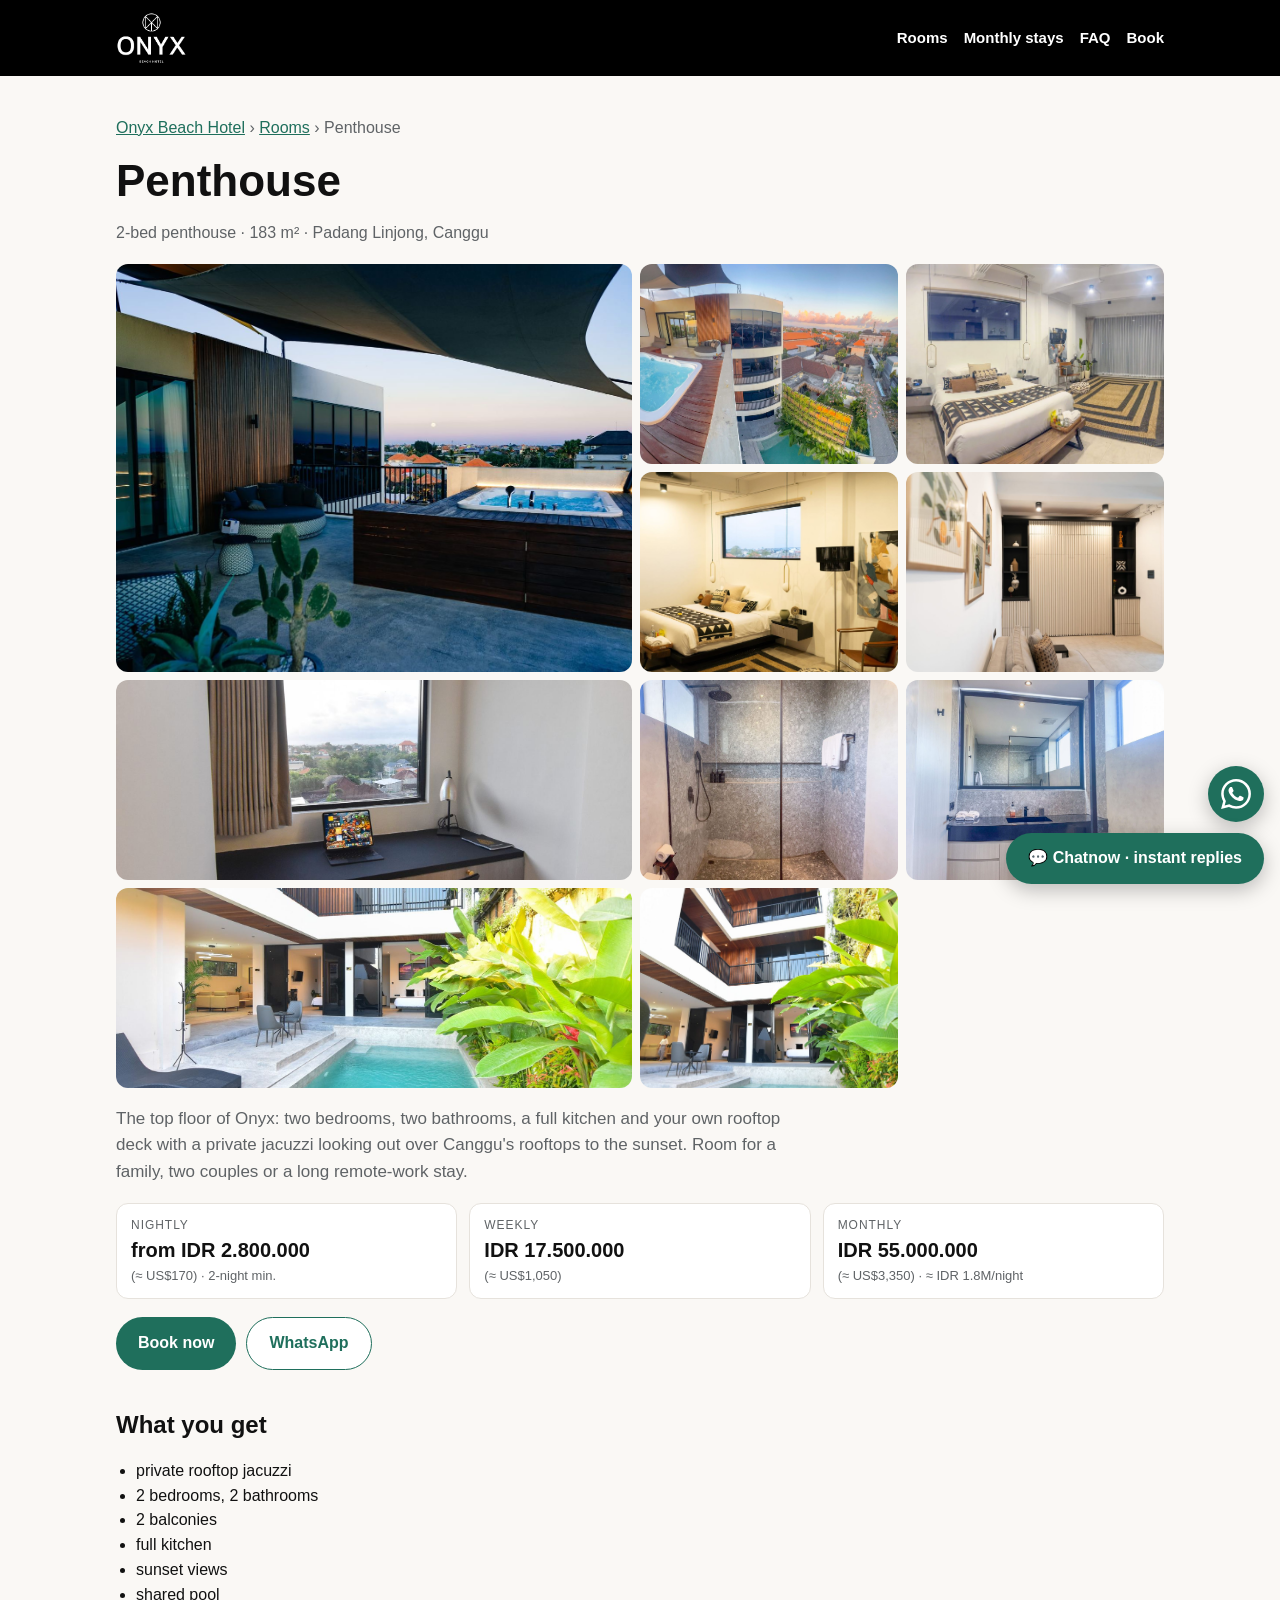
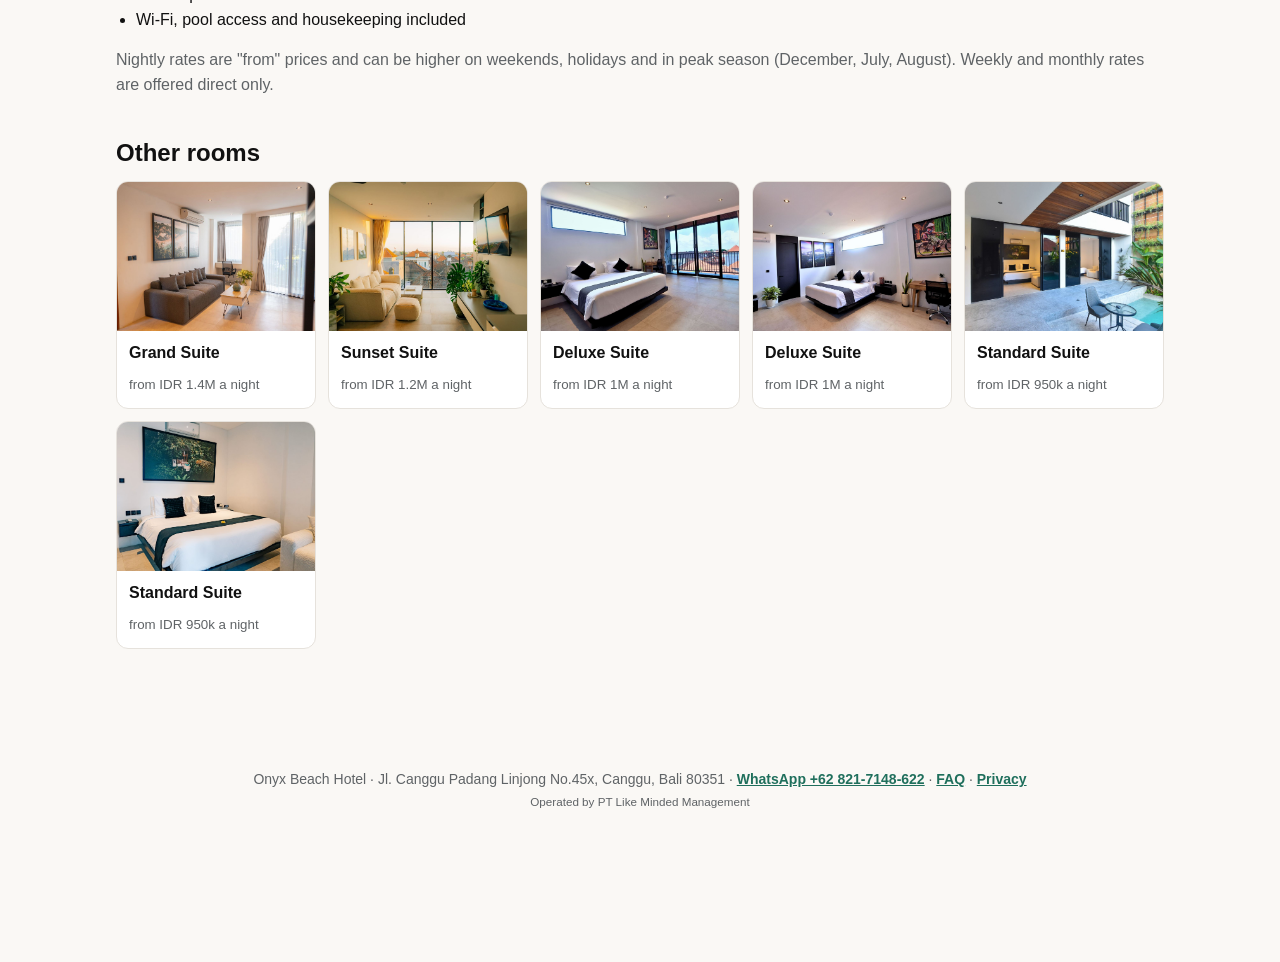
<file: rooms/401/index.html>
<!doctype html>
<html lang="en"><head>
<meta charset="utf-8"><meta name="viewport" content="width=device-width, initial-scale=1">
<title>Penthouse · 2-bedroom penthouse, top floor, 183 m² | Onyx Beach Hotel Canggu</title>
<meta name="description" content="Penthouse at Onyx Beach Hotel, Canggu: private rooftop jacuzzi, 2 bedrooms, 2 bathrooms, 2 balconies, full kitchen, sunset views, shared pool. From IDR 2.800.000 a night; weekly IDR 17.5M, monthly IDR 55M.">
<meta property="og:title" content="Penthouse · 2-bedroom penthouse, top floor, 183 m² | Onyx Beach Hotel Canggu"><meta property="og:description" content="Penthouse at Onyx Beach Hotel, Canggu: private rooftop jacuzzi, 2 bedrooms, 2 bathrooms, 2 balconies, full kitchen, sunset views, shared pool. From IDR 2.800.000 a night; weekly IDR 17.5M, monthly IDR 55M.">
<meta property="og:image" content="https://onyxbeachhotel.com/img/rooms/401/01.jpg"><meta property="og:url" content="https://onyxbeachhotel.com/rooms/401/"><meta property="og:type" content="website">
<link rel="canonical" href="https://onyxbeachhotel.com/rooms/401/">
<link rel="icon" type="image/png" href="/img/favicon-64.png"><link rel="apple-touch-icon" href="/img/apple-touch-icon.png">
<meta name="theme-color" content="#000000">
<script async src="https://www.googletagmanager.com/gtag/js?id=G-45E932V824"></script>
<script>window.dataLayer=window.dataLayer||[];function gtag(){dataLayer.push(arguments)}gtag('js',new Date());gtag('config','G-45E932V824');
document.addEventListener('click',function(e){var a=e.target.closest&&e.target.closest('a');if(!a)return;var h=a.href||'';
var ev=/cloudbeds\.com\/.*reservation/.test(h)?'book_now':/wa\.me\//.test(h)?'whatsapp_click':/workers\.dev\/book/.test(h)?'book_page':null;
if(ev)gtag('event',ev,{link_url:h,page:location.pathname});});</script>
<link rel="stylesheet" href="/css/site.css">
<script type="application/ld+json">{"@context": "https://schema.org", "@type": "HotelRoom", "name": "Penthouse", "description": "The top floor of Onyx: two bedrooms, two bathrooms, a full kitchen and your own rooftop deck with a private jacuzzi looking out over Canggu's rooftops to the sunset. Room for a family, two couples or a long remote-work stay.", "floorSize": {"@type": "QuantitativeValue", "value": 183, "unitCode": "MTK"}, "image": ["https://onyxbeachhotel.com/img/rooms/401/01.jpg", "https://onyxbeachhotel.com/img/rooms/401/02.jpg", "https://onyxbeachhotel.com/img/rooms/401/03.jpg", "https://onyxbeachhotel.com/img/rooms/401/04.jpg", "https://onyxbeachhotel.com/img/rooms/401/05.jpg"], "containedInPlace": {"@type": "Hotel", "name": "Onyx Beach Hotel", "url": "https://onyxbeachhotel.com/"}}</script>
</head><body>
<header class="top"><div class="in"><a href="/"><img src="/img/onyx-logo-white.png" alt="Onyx Beach Hotel"></a>
<nav><a href="/#units">Rooms</a><a href="/long-stays/">Monthly stays</a><a href="/faq/">FAQ</a><a href="/#book">Book</a></nav></div></header>
<main>
<p class="meta"><a href="/">Onyx Beach Hotel</a> › <a href="/#units">Rooms</a> › Penthouse</p>
<h1>Penthouse</h1>
<p class="meta">2-bed penthouse · 183&nbsp;m² · Padang Linjong, Canggu</p>
<div class="gal"><img src="/img/rooms/401/01.jpg" alt="Penthouse, photo 1 of 10" loading="eager"><img src="/img/rooms/401/02.jpg" alt="Penthouse, photo 2 of 10" loading="eager"><img src="/img/rooms/401/03.jpg" alt="Penthouse, photo 3 of 10" loading="eager"><img src="/img/rooms/401/04.jpg" alt="Penthouse, photo 4 of 10" loading="lazy"><img src="/img/rooms/401/05.jpg" alt="Penthouse, photo 5 of 10" loading="lazy"><img src="/img/rooms/401/06.jpg" alt="Penthouse, photo 6 of 10" loading="lazy"><img src="/img/rooms/401/07.jpg" alt="Penthouse, photo 7 of 10" loading="lazy"><img src="/img/rooms/401/08.jpg" alt="Penthouse, photo 8 of 10" loading="lazy"><img src="/img/rooms/401/09.jpg" alt="Penthouse, photo 9 of 10" loading="lazy"><img src="/img/rooms/401/10.jpg" alt="Penthouse, photo 10 of 10" loading="lazy"></div>
<p class="swipe">Swipe for more photos → · tap one to enlarge</p>
<p class="lead">The top floor of Onyx: two bedrooms, two bathrooms, a full kitchen and your own rooftop deck with a private jacuzzi looking out over Canggu&#x27;s rooftops to the sunset. Room for a family, two couples or a long remote-work stay.</p>
<div class="prices">
  <div><span class="lbl">Nightly</span><span class="amt">from IDR 2.800.000</span><span class="sub">(≈ US$170) · 2-night min.</span></div>
  <div><span class="lbl">Weekly</span><span class="amt">IDR 17.500.000</span><span class="sub">(≈ US$1,050)</span></div>
  <div><span class="lbl">Monthly</span><span class="amt">IDR 55.000.000</span><span class="sub">(≈ US$3,350) · ≈ IDR 1.8M/night</span></div>
</div>
<div class="btns"><a class="btn" href="https://us2.cloudbeds.com/en/reservation/o2FIu3?currency=idr">Book now</a><a class="btn alt" href="https://wa.me/628217148622?text=Hi%20Onyx%2C%20I%27d%20like%20to%20book%20Penthouse.%20Check-in%3A%20%E2%80%A6%20Check-out%3A%20%E2%80%A6%20Guests%3A%20%E2%80%A6">WhatsApp</a></div>
<h2>What you get</h2>
<ul class="feats"><li>private rooftop jacuzzi</li><li>2 bedrooms, 2 bathrooms</li><li>2 balconies</li><li>full kitchen</li><li>sunset views</li><li>shared pool</li><li>Wi-Fi, pool access and housekeeping included</li></ul>
<p class="meta">Nightly rates are "from" prices and can be higher on weekends, holidays and in peak season (December, July, August). Weekly and monthly rates are offered direct only.</p>
<h2>Other rooms</h2>
<div class="others"><a href="/rooms/201/"><img src="/img/rooms/201/03.jpg" alt="" loading="lazy"><span>Grand Suite</span><small>from IDR 1.4M a night</small></a><a href="/rooms/203/"><img src="/img/rooms/203/01.jpg" alt="" loading="lazy"><span>Sunset Suite</span><small>from IDR 1.2M a night</small></a><a href="/rooms/202/"><img src="/img/rooms/202/01.jpg" alt="" loading="lazy"><span>Deluxe Suite</span><small>from IDR 1M a night</small></a><a href="/rooms/302/"><img src="/img/rooms/302/02.jpg" alt="" loading="lazy"><span>Deluxe Suite</span><small>from IDR 1M a night</small></a><a href="/rooms/101/"><img src="/img/rooms/101/04.jpg" alt="" loading="lazy"><span>Standard Suite</span><small>from IDR 950k a night</small></a><a href="/rooms/102/"><img src="/img/rooms/102/02.jpg" alt="" loading="lazy"><span>Standard Suite</span><small>from IDR 950k a night</small></a></div>
</main><script>
(function () {
  var imgs = [].slice.call(document.querySelectorAll('.gal img')), i = 0, box = null, x0 = null;
  function show() { box.querySelector('img').src = imgs[i].src; box.querySelector('.c').textContent = (i + 1) + ' / ' + imgs.length; }
  function go(d) { i = (i + d + imgs.length) % imgs.length; show(); }
  function close() { box.remove(); box = null; document.body.style.overflow = ''; }
  function open(n) {
    i = n; box = document.createElement('div'); box.className = 'lb'; box.setAttribute('role', 'dialog'); box.setAttribute('aria-label', 'Photo viewer');
    box.innerHTML = '<img alt=""><button class="x" aria-label="Close">×</button><button class="p" aria-label="Previous photo">‹</button><button class="n" aria-label="Next photo">›</button><div class="c"></div>';
    box.querySelector('.x').onclick = close; box.querySelector('.p').onclick = function () { go(-1); }; box.querySelector('.n').onclick = function () { go(1); };
    box.onclick = function (e) { if (e.target === box) close(); };
    box.addEventListener('touchstart', function (e) { x0 = e.touches[0].clientX; }, { passive: true });
    box.addEventListener('touchend', function (e) { if (x0 === null) return; var dx = e.changedTouches[0].clientX - x0; if (Math.abs(dx) > 40) go(dx < 0 ? 1 : -1); x0 = null; });
    document.body.appendChild(box); document.body.style.overflow = 'hidden'; show();
  }
  imgs.forEach(function (im, n) { im.addEventListener('click', function () { open(n); }); });
  document.addEventListener('keydown', function (e) { if (!box) return; if (e.key === 'Escape') close(); if (e.key === 'ArrowRight') go(1); if (e.key === 'ArrowLeft') go(-1); });
})();
</script><footer>Onyx Beach Hotel · Jl. Canggu Padang Linjong No.45x, Canggu, Bali 80351 · <a href="https://wa.me/628217148622?text=Hi%20Onyx">WhatsApp +62 821-7148-622</a> · <a href="/faq/">FAQ</a> · <a href="/privacy/">Privacy</a><br><small>Operated by PT Like Minded Management</small></footer>
<a class="wafab" href="https://wa.me/628217148622?text=Hi%20Onyx" aria-label="WhatsApp us"><svg viewBox="0 0 24 24" width="22" height="22" aria-hidden="true" fill="currentColor"><path d="M17.472 14.382c-.297-.149-1.758-.867-2.03-.967-.273-.099-.471-.148-.67.15-.197.297-.767.966-.94 1.164-.173.199-.347.223-.644.075-.297-.15-1.255-.463-2.39-1.475-.883-.788-1.48-1.761-1.653-2.059-.173-.297-.018-.458.13-.606.134-.133.298-.347.446-.52.149-.174.198-.298.298-.497.099-.198.05-.371-.025-.52-.075-.149-.669-1.612-.916-2.207-.242-.579-.487-.5-.669-.51-.173-.008-.371-.01-.57-.01-.198 0-.52.074-.792.372-.272.297-1.04 1.016-1.04 2.479 0 1.462 1.065 2.875 1.213 3.074.149.198 2.096 3.2 5.077 4.487.709.306 1.262.489 1.694.625.712.227 1.36.195 1.871.118.571-.085 1.758-.719 2.006-1.413.248-.694.248-1.289.173-1.413-.074-.124-.272-.198-.57-.347m-5.421 7.403h-.004a9.87 9.87 0 01-5.031-1.378l-.361-.214-3.741.982.998-3.648-.235-.374a9.86 9.86 0 01-1.51-5.26c.001-5.45 4.436-9.884 9.888-9.884 2.64 0 5.122 1.03 6.988 2.898a9.825 9.825 0 012.893 6.994c-.003 5.45-4.437 9.884-9.885 9.884m8.413-18.297A11.815 11.815 0 0012.05 0C5.495 0 .16 5.335.157 11.892c0 2.096.547 4.142 1.588 5.945L.057 24l6.305-1.654a11.882 11.882 0 005.683 1.448h.005c6.554 0 11.89-5.335 11.893-11.893a11.821 11.821 0 00-3.48-8.413z"/></svg></a>
<a class="btn float" href="https://onyx-whatsapp.onyxbeachhotel.workers.dev/book?chat=1" aria-label="Chat with us: instant replies, 24/7">💬 Chat<span class="fl-x"> now · instant replies</span></a>
</body></html>
</file>
<file: css/site.css>
:root{--ink:#111;--muted:#5f6366;--line:#e6e2dc;--bg:#faf8f5;--card:#fff;--accent:#1f6f5c;--accent-ink:#fff}
*{box-sizing:border-box}body{margin:0;font-family:-apple-system,BlinkMacSystemFont,"Segoe UI",Roboto,sans-serif;color:var(--ink);background:var(--bg);line-height:1.55}
a{color:var(--accent)}img{display:block;max-width:100%}
.top{background:#000;color:#fff}.top .in{max-width:1080px;margin:0 auto;padding:12px 16px;display:flex;align-items:center;gap:16px;flex-wrap:wrap}
.top img{height:52px;width:auto}.top nav{display:flex;gap:16px;flex-wrap:wrap;margin-left:auto}.top nav a{color:#fff;text-decoration:none;font-weight:600;font-size:15px}
main{max-width:1080px;margin:0 auto;padding:24px 16px 80px}
h1{font-size:clamp(28px,5vw,44px);line-height:1.1;margin:8px 0 6px;text-wrap:balance}
h2{font-size:24px;margin:36px 0 10px}
.lead{color:var(--muted);font-size:17px;max-width:680px}
.meta{color:var(--muted)}
.gal{display:grid;grid-template-columns:2fr 1fr 1fr;grid-auto-rows:200px;gap:8px;margin:18px 0}
.gal img{width:100%;height:100%;object-fit:cover;border-radius:12px}
.gal img:first-child{grid-row:span 2}
.gal img{cursor:zoom-in}
.lb{position:fixed;inset:0;z-index:1000;background:#000;display:flex;align-items:center;justify-content:center}
.lb img{max-width:100vw;max-height:88vh;object-fit:contain;user-select:none}
.lb button{position:absolute;border:0;background:rgba(255,255,255,.14);color:#fff;font-size:30px;width:52px;height:52px;border-radius:50%;cursor:pointer;line-height:52px;padding:0}
.lb .x{top:14px;right:14px;font-size:26px}.lb .p{left:12px;top:50%;transform:translateY(-50%)}.lb .n{right:12px;top:50%;transform:translateY(-50%)}
.lb .c{position:absolute;bottom:16px;left:0;right:0;text-align:center;color:#ddd;font-size:14px}
.prices{display:grid;grid-template-columns:repeat(3,minmax(0,1fr));gap:12px;margin:18px 0}
.prices div{background:var(--card);border:1px solid var(--line);border-radius:12px;padding:12px 14px}
.lbl{display:block;font-size:12px;text-transform:uppercase;letter-spacing:.08em;color:var(--muted)}
.amt{display:block;font-weight:700;font-size:clamp(16px,3.6vw,20px)}.sub{display:block;font-size:13px;color:var(--muted)}
.btns{display:flex;gap:10px;flex-wrap:wrap;margin:16px 0}
.btn{display:inline-flex;align-items:center;justify-content:center;white-space:nowrap;background:var(--accent);color:var(--accent-ink);text-decoration:none;padding:13px 22px;border-radius:999px;font-weight:700}
.btn.alt{background:#fff;color:var(--accent);border:1px solid var(--accent)}
ul.feats{padding-left:20px}
table{border-collapse:collapse;width:100%;background:var(--card);border-radius:12px;overflow:hidden}
.tw{overflow-x:auto}th,td{padding:12px 14px;border-bottom:1px solid var(--line);text-align:left;white-space:nowrap;font-variant-numeric:tabular-nums}
th{font-size:12px;text-transform:uppercase;letter-spacing:.06em;color:var(--muted)}
@media (max-width:640px){.ty{display:none}th,td{padding:10px 8px;font-size:14px}}
details{background:var(--card);border:1px solid var(--line);border-radius:12px;padding:14px 16px;margin-bottom:10px}summary{font-weight:600;cursor:pointer;list-style:none;display:flex;justify-content:space-between;align-items:center;gap:12px}summary::-webkit-details-marker{display:none}summary::after{content:"+";font-size:22px;font-weight:400;color:var(--accent);line-height:1}details[open] summary::after{content:"−"}
footer a{color:var(--accent);font-weight:600}
.others{display:grid;grid-template-columns:repeat(auto-fill,minmax(200px,1fr));gap:12px}
.others a{display:block;background:var(--card);border:1px solid var(--line);border-radius:12px;overflow:hidden;text-decoration:none;color:var(--ink)}
.others img{width:100%;aspect-ratio:4/3;object-fit:cover}.others span{display:block;padding:10px 12px;font-weight:600}.others small{display:block;padding:0 12px 12px;color:var(--muted)}
footer{text-align:center;color:var(--muted);padding:40px 16px 150px;font-size:14px}
.wafab{position:fixed;right:16px;bottom:calc(78px + env(safe-area-inset-bottom));z-index:9;width:56px;height:56px;border-radius:50%;background:var(--accent);color:#fff;display:flex;align-items:center;justify-content:center;box-shadow:0 6px 20px rgba(0,0,0,.25);transition:opacity .2s}.wafab svg{width:30px;height:30px}@media (max-width:640px){.wafab{width:52px;height:52px;bottom:calc(72px + env(safe-area-inset-bottom))}}
.float{position:fixed;right:16px;bottom:calc(16px + env(safe-area-inset-bottom));z-index:9;box-shadow:0 6px 20px rgba(0,0,0,.25)}@media (max-width:640px){.float{padding:10px 16px;font-size:15px}.float .fl-x{display:none}}
@media (max-width:760px){
.gal{display:grid;grid-template-columns:none;grid-auto-flow:column;grid-auto-columns:88%;grid-auto-rows:240px;overflow-x:auto;scroll-snap-type:x mandatory;margin:14px -16px;padding:0 16px;scroll-padding:0 16px;scrollbar-width:none}
.gal::-webkit-scrollbar{display:none}.gal img{scroll-snap-align:start}.gal img:first-child{grid-row:auto}
.prices{grid-template-columns:1fr;gap:6px}.prices div{display:grid;grid-template-columns:78px 1fr;column-gap:10px;align-items:baseline;padding:9px 12px}.prices .lbl{grid-row:span 2}.amt{font-size:16px}.sub{font-size:12px}
.btns{flex-wrap:nowrap}.btns .btn{flex:1;text-align:center;padding:12px 8px}
.others{grid-auto-flow:column;grid-template-columns:none;grid-auto-columns:46%;overflow-x:auto;scrollbar-width:none;margin:0 -16px;padding:0 16px}.others::-webkit-scrollbar{display:none}
ul.feats{columns:2;column-gap:18px;font-size:15px}}
.swipe{display:none;color:var(--muted);font-size:13px;margin:-6px 0 0}@media (max-width:760px){.swipe{display:block}}
</file>
